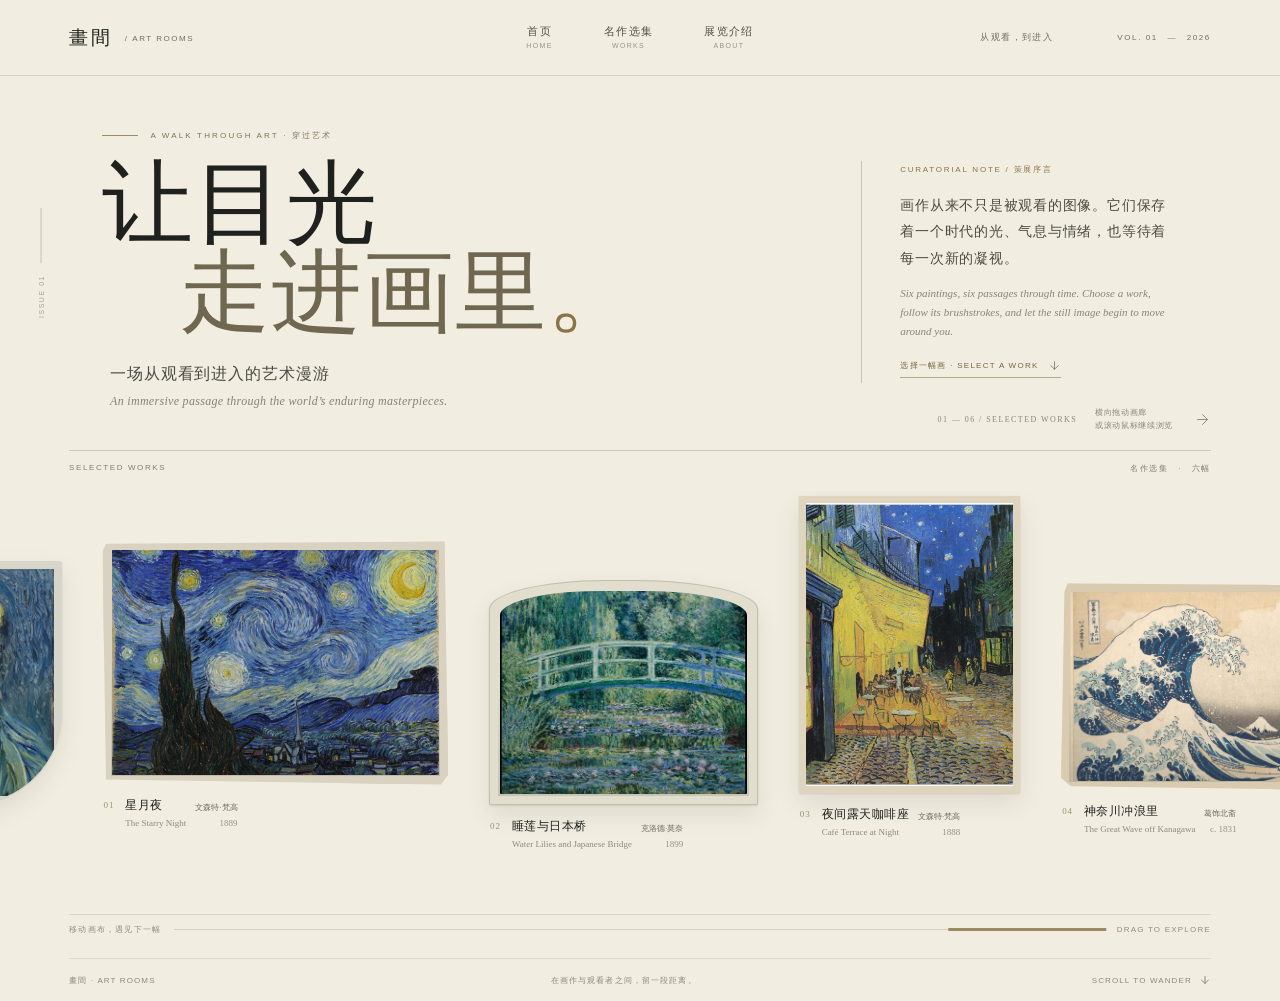
<file: demos/art-gallery/index.html>
<!doctype html>
<html lang="zh-CN">
  <head>
    <meta charset="UTF-8" />
    <meta name="viewport" content="width=device-width, initial-scale=1.0, viewport-fit=cover" />
    <meta name="theme-color" content="#061743" />
    <meta name="description" content="畫間 Art Rooms：选一幅世界名画，沿着笔触走进去。" />
    <title>畫間 Art Rooms — 走进一幅画</title>
    <script type="module" crossorigin src="./assets/index-CttByIBy.js"></script>
    <link rel="stylesheet" crossorigin href="./assets/index-Dj7h4G6n.css">
  <script type="module" src="../../image-interactions.js"></script></head>
  <body>
    <div id="root"></div>
  </body>
</html>
</file>
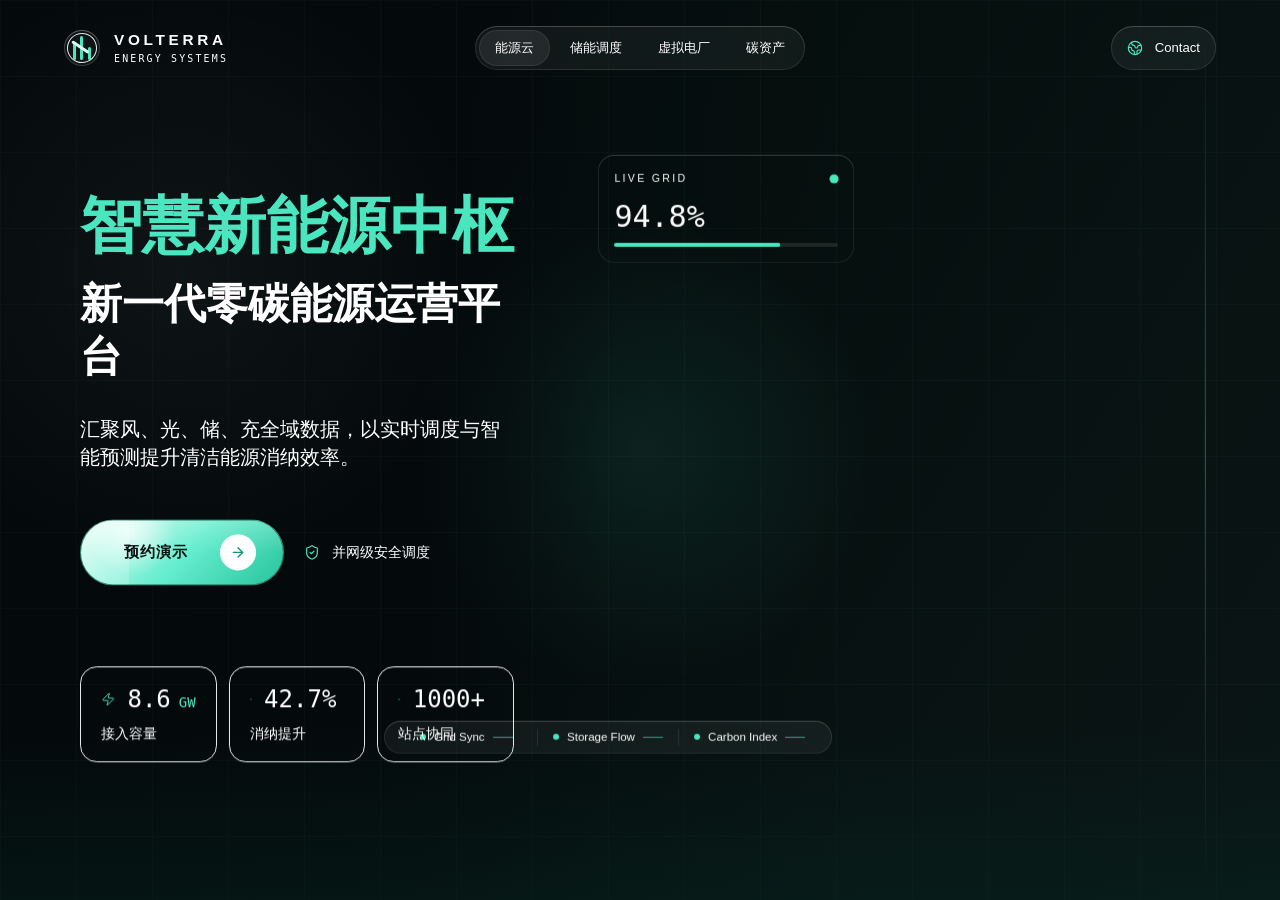
<file: demos/asterion-ai/index.html>
<!doctype html>
<html lang="zh-CN">
  <head>
    <meta charset="UTF-8" />
    <meta name="viewport" content="width=device-width, initial-scale=1.0" />
    <title>Asterion AI Hero</title>
    <script type="module" crossorigin src="./assets/index-DkOexxzE.js"></script>
    <link rel="stylesheet" crossorigin href="./assets/index-Cyrz_8E9.css">
  <script type="module" src="../../image-interactions.js"></script></head>
  <body>
    <div id="root"></div>
  </body>
</html>
</file>
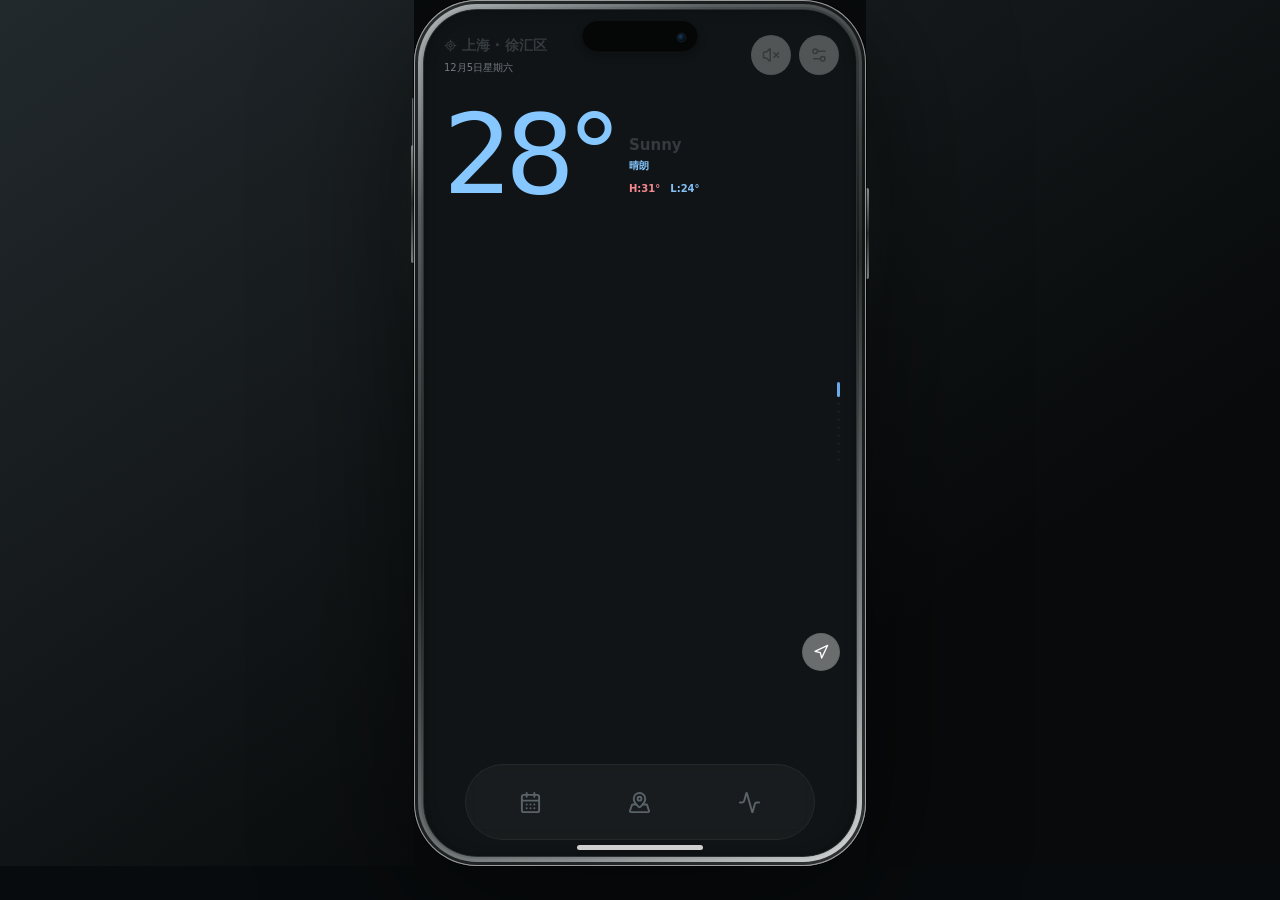
<file: demos/bear-weather/index.html>
<!doctype html>
<html lang="zh-CN">
  <head>
    <meta charset="UTF-8" />
    <meta name="viewport" content="width=device-width, initial-scale=1.0, viewport-fit=cover" />
    <meta name="theme-color" content="#f3f0e9" />
    <title>小屿天气</title>
    <script type="module" crossorigin src="./assets/index-BOIE4dnW.js"></script>
    <link rel="stylesheet" crossorigin href="./assets/index-b3-icIBR.css">
  <script type="module" src="../../image-interactions.js"></script></head>
  <body>
    <div id="root"></div>
  </body>
</html>
</file>
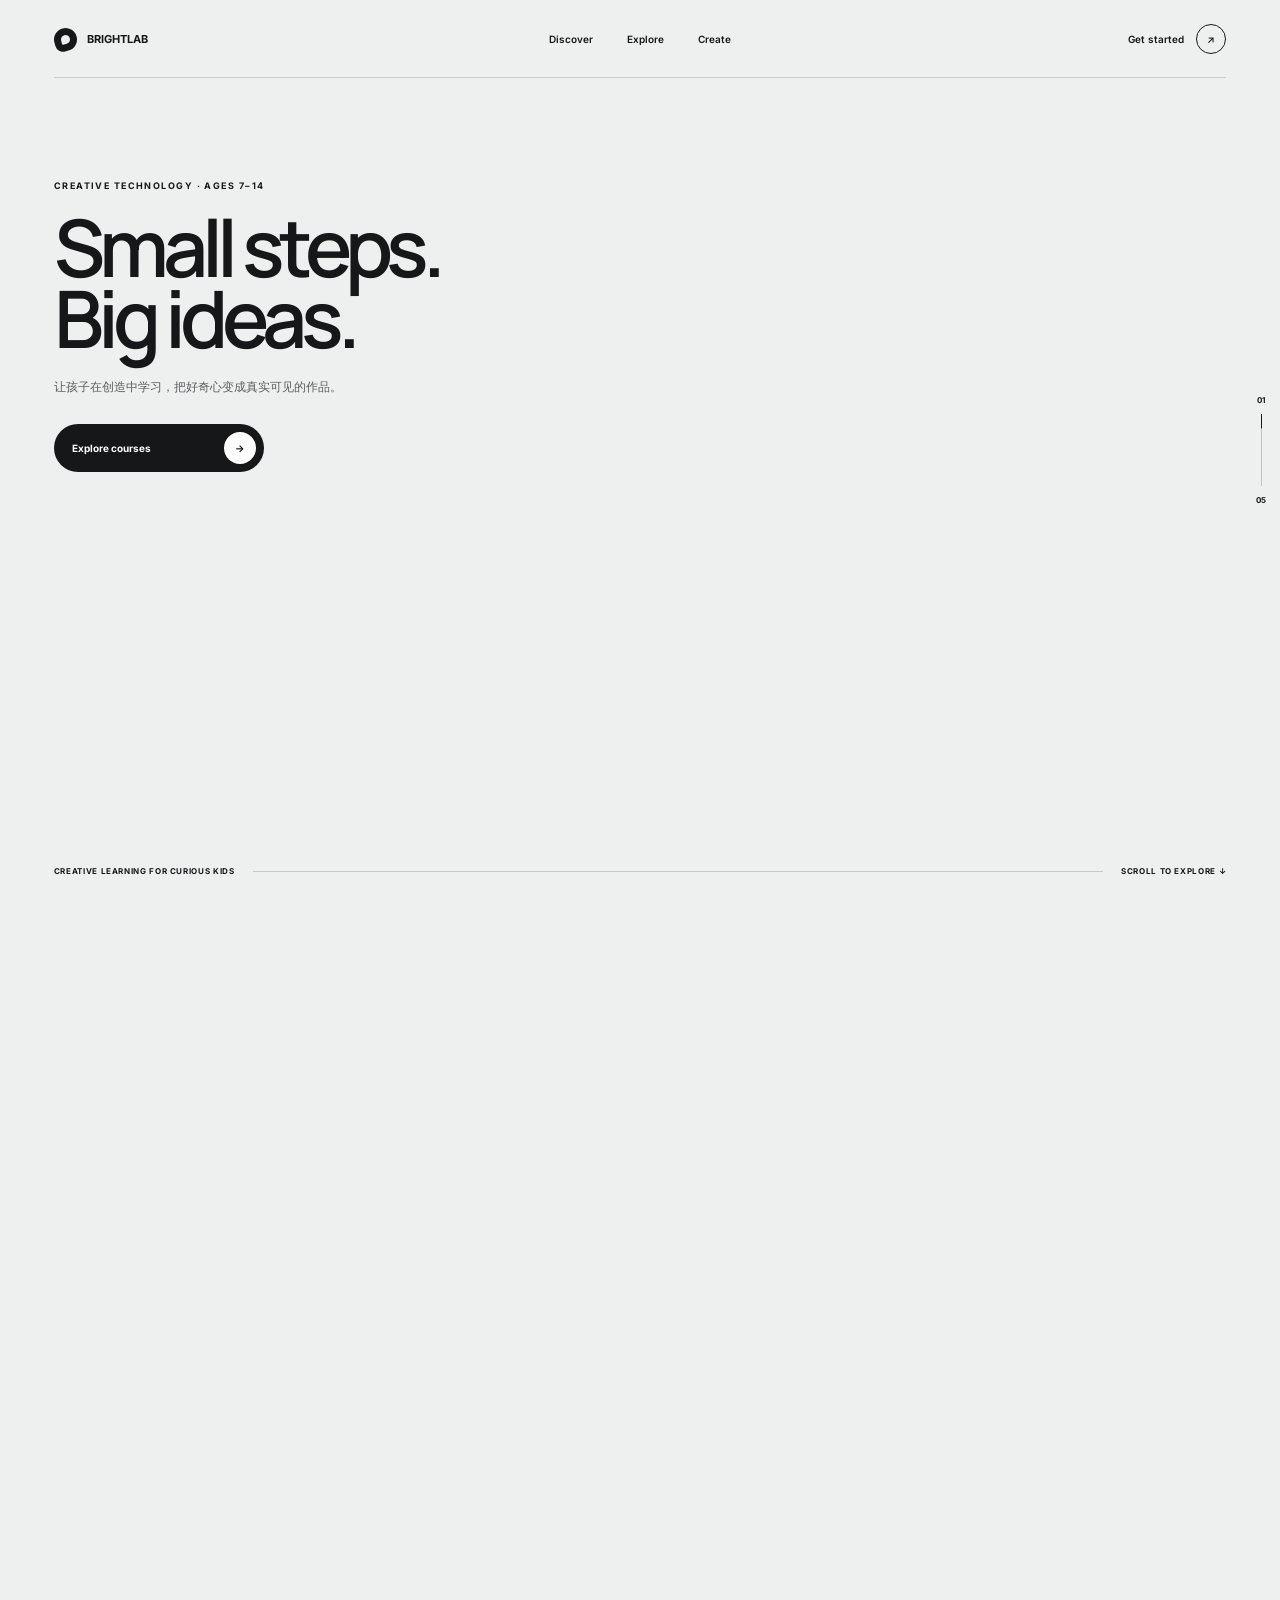
<file: demos/brightlab/index.html>
<!doctype html>
<html lang="zh-CN">
<head>
  <meta charset="UTF-8">
  <meta name="viewport" content="width=device-width, initial-scale=1">
  <meta name="theme-color" content="#eef0f0">
  <title>BrightLab — Fullscreen Creative Flow</title>
  <link rel="preconnect" href="https://fonts.googleapis.com">
  <link rel="preconnect" href="https://fonts.gstatic.com" crossorigin>
  <link href="https://fonts.googleapis.com/css2?family=Inter:wght@400;500;600;700&family=Manrope:wght@500;600;700&display=swap" rel="stylesheet">
  <link rel="stylesheet" href="style.css?v=2">
<script type="module" src="../../image-interactions.js"></script></head>
<body data-scene="1">
  <header>
    <a class="logo" href="#scene-1"><i></i><span>BRIGHTLAB</span></a>
    <nav><a href="#scene-2">Discover</a><a href="#scene-3">Explore</a><a href="#scene-4">Create</a></nav>
    <a class="start" href="#scene-5">Get started <span>↗</span></a>
  </header>

  <aside class="progress"><span class="current">01</span><i><b></b></i><span>05</span></aside>

  <div class="fullscreen-stage" aria-hidden="true">
    <div class="video-scene active"><video src="assets/video1.mp4" autoplay muted loop playsinline preload="auto"></video></div>
    <div class="video-scene"><video src="assets/video2.mp4" muted loop playsinline preload="metadata"></video></div>
    <div class="video-scene"><video src="assets/video3.mp4" muted loop playsinline preload="metadata"></video></div>
    <div class="video-scene"><video src="assets/video5.mp4" muted loop playsinline preload="metadata"></video></div>
    <div class="video-scene"><video src="assets/video7.mp4" muted loop playsinline preload="metadata"></video></div>
  </div>

  <div class="copy-stage">
    <article class="copy active">
      <p class="eyebrow">Creative technology · Ages 7–14</p>
      <h1>Small steps.<br>Big ideas.</h1>
      <p class="summary">让孩子在创造中学习，把好奇心变成真实可见的作品。</p>
      <a class="button" href="#scene-2">Explore courses <span>→</span></a>
    </article>
    <article class="copy">
      <p class="eyebrow">01 · Discover</p>
      <h2>Look<br>closer.</h2>
      <p class="summary">从身边的问题出发，学习观察、提问，并找到值得探索的方向。</p>
      <ul><li>Observe</li><li>Question</li><li>Imagine</li></ul>
    </article>
    <article class="copy">
      <p class="eyebrow">02 · Explore</p>
      <h2>Learn through<br>play.</h2>
      <p class="summary">拖动、组合、测试与重来。知识变成一次次亲手完成的体验。</p>
      <strong class="metric">80% <small>hands-on</small></strong>
    </article>
    <article class="copy">
      <p class="eyebrow">03 · Create</p>
      <h2>Your world.<br>Your rules.</h2>
      <p class="summary">游戏、动画、数字艺术与 AI 实验。技能服务于真正想表达的故事。</p>
      <a class="text-link" href="#scene-5">Continue the journey ↗</a>
    </article>
    <article class="copy final-copy">
      <p class="eyebrow">04 · Begin</p>
      <h2>Their next idea<br>starts here.</h2>
      <p class="summary">一次轻松的体验课，一段属于孩子自己的创造旅程。</p>
      <a class="button" href="mailto:hello@brightlab.example">Book a free trial <span>↗</span></a>
    </article>
  </div>

  <div class="footer-line"><span>Creative learning for curious kids</span><i></i><b>Scroll to explore ↓</b></div>

  <main>
    <section id="scene-1"></section>
    <section id="scene-2"></section>
    <section id="scene-3"></section>
    <section id="scene-4"></section>
    <section id="scene-5"></section>
  </main>
  <script src="script.js"></script>
</body>
</html>
</file>
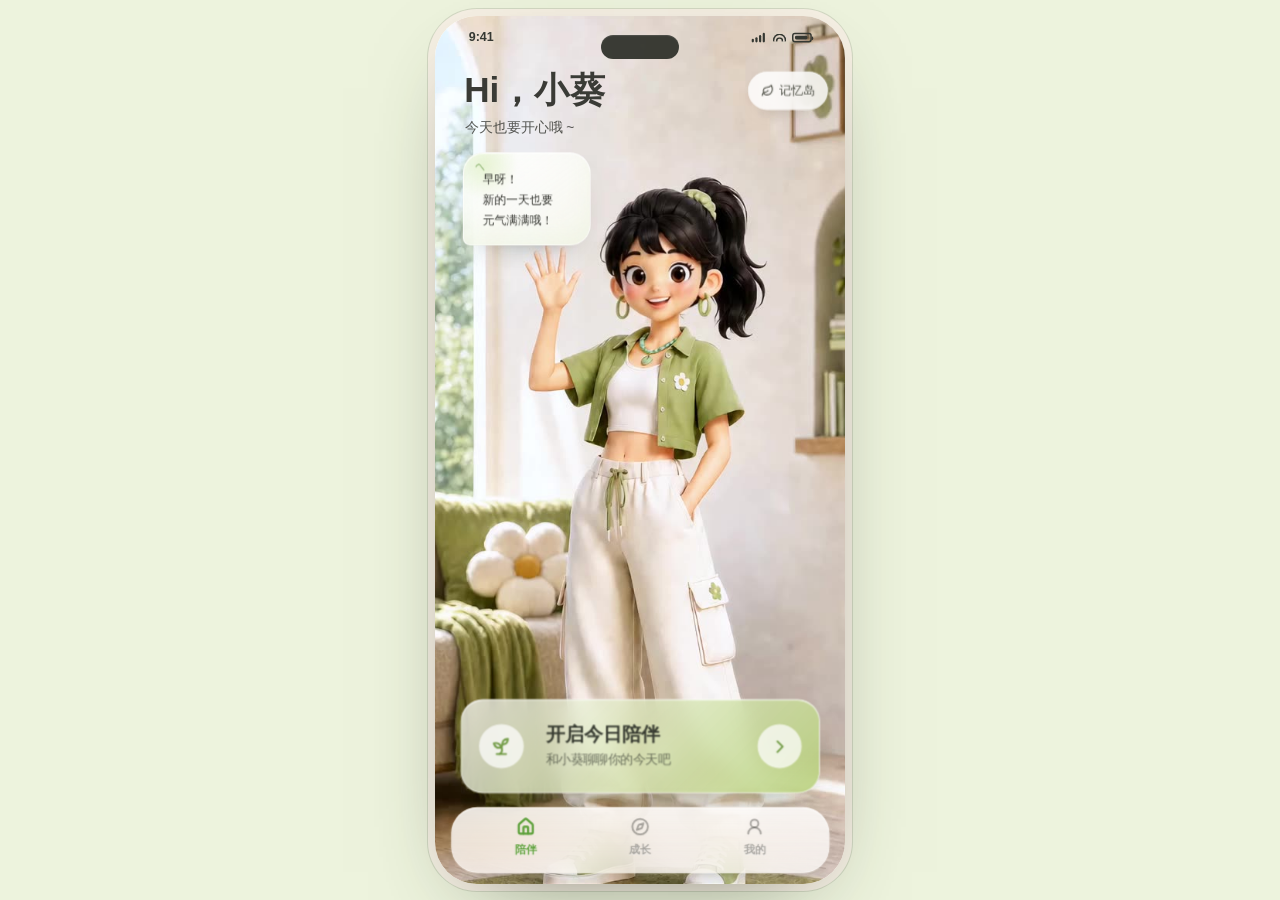
<file: demos/companion-app/index.html>
<!doctype html>
<html lang="zh-CN">
  <head>
    <meta charset="UTF-8" />
    <meta name="viewport" content="width=device-width, initial-scale=1.0, viewport-fit=cover" />
    <meta name="theme-color" content="#f8f2e7" />
    <meta name="apple-mobile-web-app-capable" content="yes" />
    <meta name="apple-mobile-web-app-status-bar-style" content="black-translucent" />
    <title>小葵 AI 陪伴</title>
    <script type="module" crossorigin src="./assets/index-BLRtKXXJ.js"></script>
    <link rel="stylesheet" crossorigin href="./assets/index-t31Z_2ld.css">
  <script type="module" src="../../image-interactions.js"></script></head>
  <body>
    <div id="root"></div>
  </body>
</html>
</file>
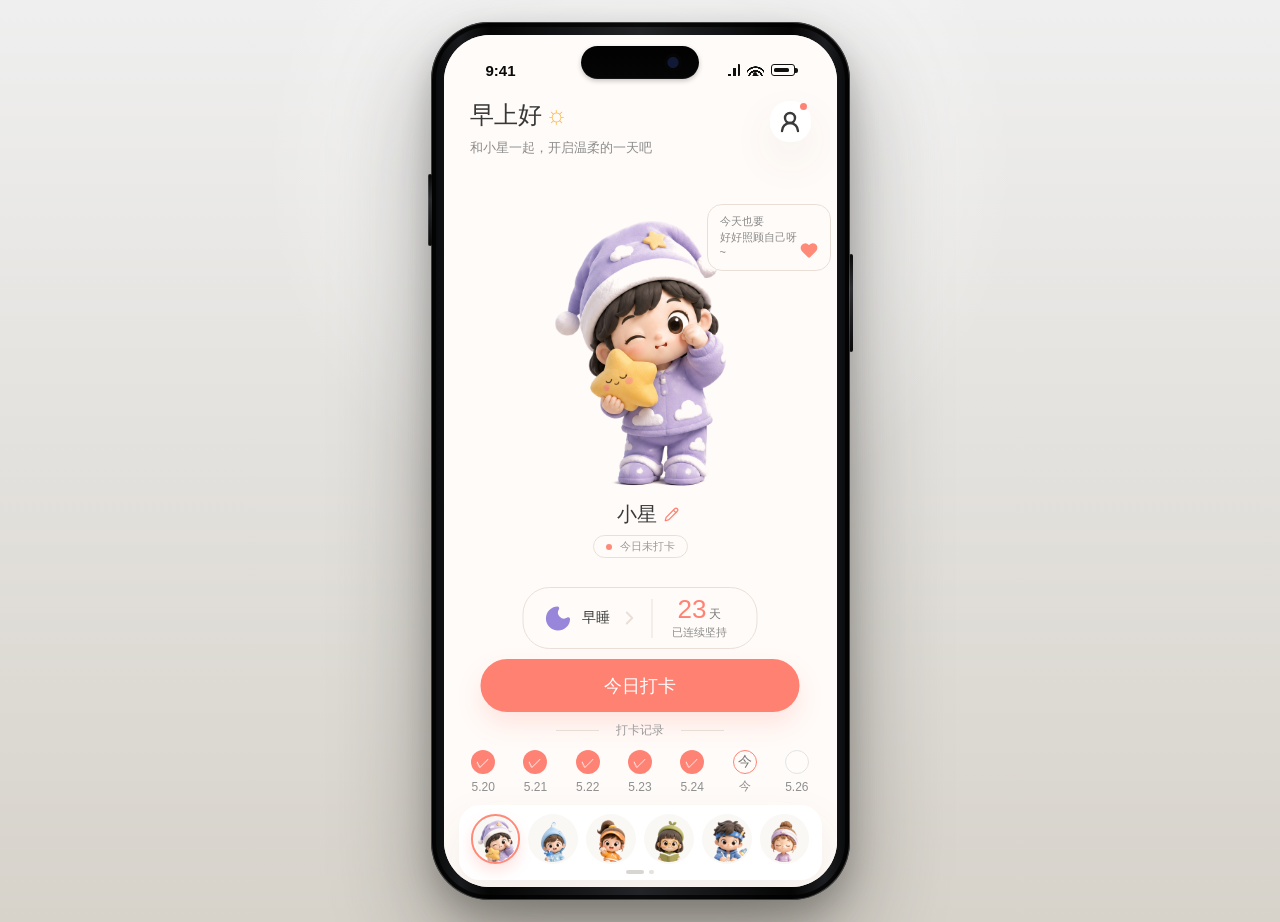
<file: demos/companion-checkin/index.html>
<!doctype html>
<html lang="zh-CN">
  <head>
    <meta charset="UTF-8" />
    <meta name="viewport" content="width=device-width, initial-scale=1.0, viewport-fit=cover" />
    <title>角色陪伴打卡 App Demo</title>
    <script type="module" crossorigin src="./assets/index-ArokAPwB.js"></script>
    <link rel="stylesheet" crossorigin href="./assets/index-r5v_-2gW.css">
    <link rel="stylesheet" href="./mobile.css">
  <script type="module" src="../../image-interactions.js"></script></head>
  <body>
    <div id="root"></div>
    <script src="https://mcp.figma.com/mcp/html-to-design/capture.js" async></script>
  </body>
</html>
</file>
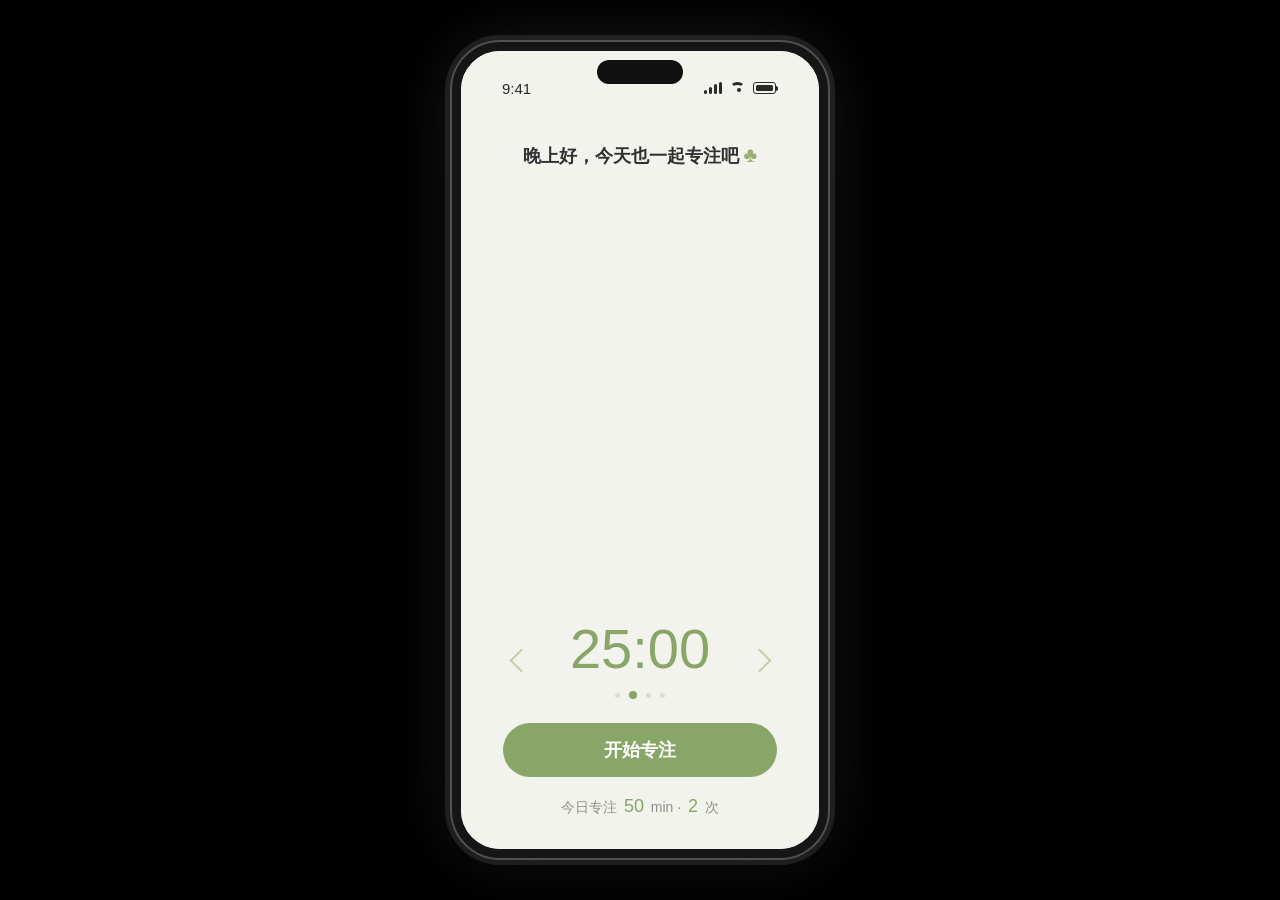
<file: demos/focus-timer/index.html>
<!doctype html>
<html lang="zh-CN">
  <head>
    <meta charset="UTF-8" />
    <meta name="viewport" content="width=device-width, initial-scale=1.0, viewport-fit=cover" />
    <title>番茄钟 IP 陪伴 Demo</title>
    <link rel="stylesheet" href="./src/styles.css?v=20260819-0009" />
  <script type="module" src="../../image-interactions.js"></script></head>
  <body>
    <div id="root"></div>
    <script defer src="./src/main.js?v=20260819-0009"></script>
  </body>
</html>
</file>
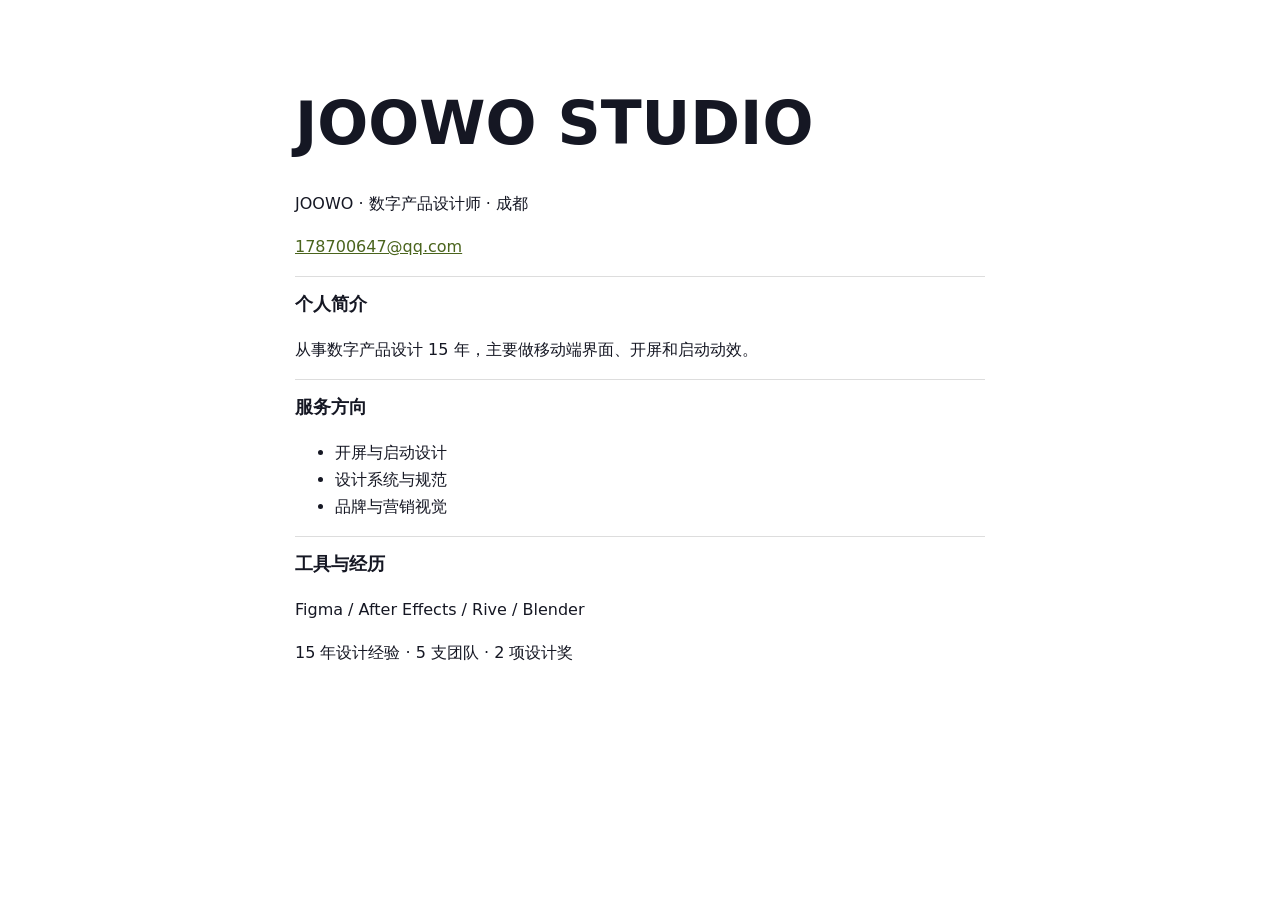
<file: media/joowo-resume-zh.html>
<!doctype html><html lang="zh-CN"><head><meta charset="utf-8"><meta name="viewport" content="width=device-width, initial-scale=1"><title>JOOWO · 简历</title><style>body{font:16px/1.7 system-ui,sans-serif;max-width:690px;margin:8vh auto;padding:0 24px;color:#151723}h1{font-size:clamp(30px,8vw,60px);margin:0}h2{font-size:18px;border-top:1px solid #ddd;padding-top:12px}a{color:#4a641d}</style></head><body><main><h1>JOOWO STUDIO</h1><p>JOOWO · 数字产品设计师 · 成都</p><p><a href="mailto:178700647@qq.com">178700647@qq.com</a></p><h2>个人简介</h2><p>从事数字产品设计 15 年，主要做移动端界面、开屏和启动动效。</p><h2>服务方向</h2><ul><li>开屏与启动设计</li><li>设计系统与规范</li><li>品牌与营销视觉</li></ul><h2>工具与经历</h2><p>Figma / After Effects / Rive / Blender</p><p>15 年设计经验 · 5 支团队 · 2 项设计奖</p></main></body></html>
</file>
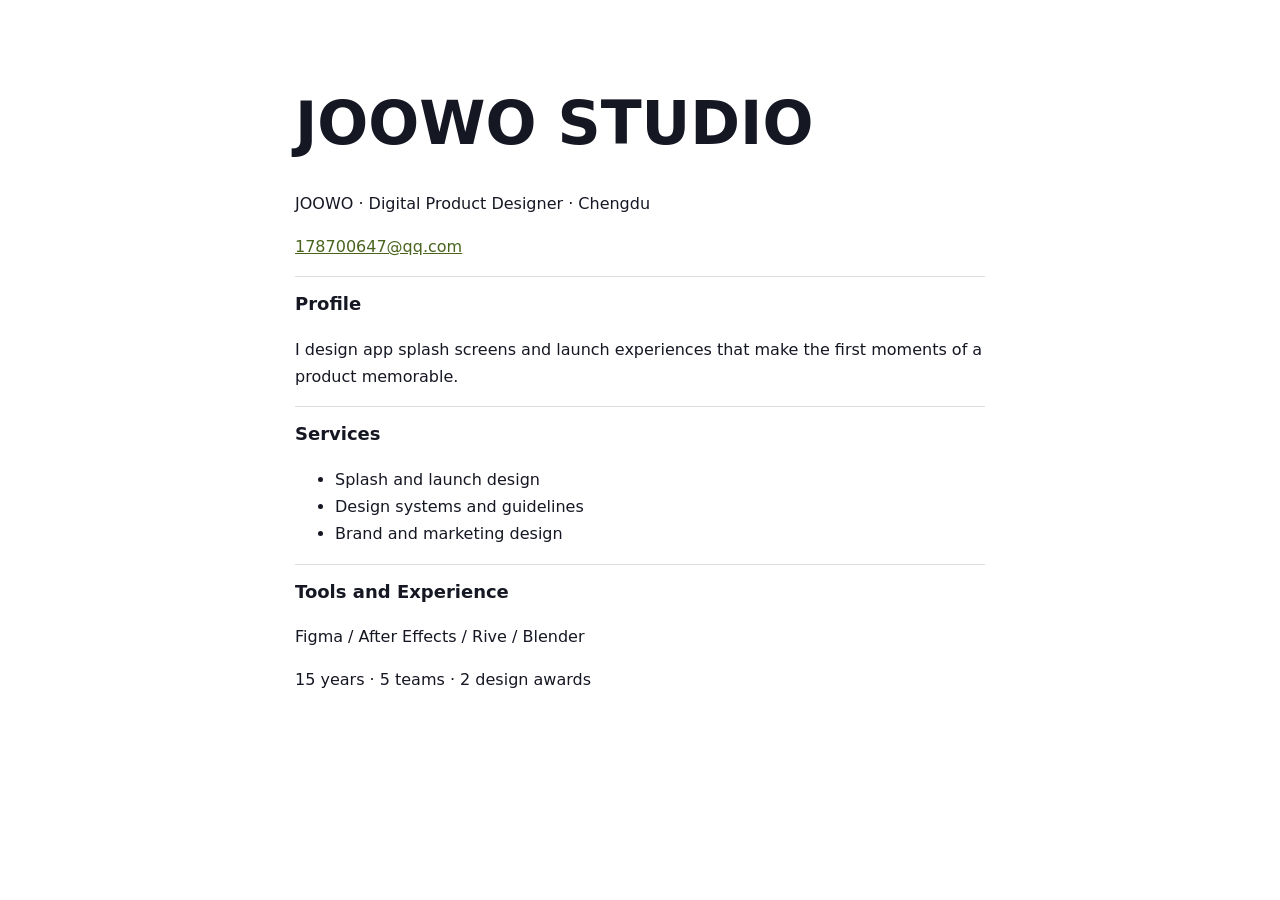
<file: media/joowo-resume.html>
<!doctype html><html lang="en"><head><meta charset="utf-8"><meta name="viewport" content="width=device-width, initial-scale=1"><title>JOOWO · Résumé</title><style>body{font:16px/1.7 system-ui,sans-serif;max-width:690px;margin:8vh auto;padding:0 24px;color:#151723}h1{font-size:clamp(30px,8vw,60px);margin:0}h2{font-size:18px;border-top:1px solid #ddd;padding-top:12px}a{color:#4a641d}</style></head><body><main><h1>JOOWO STUDIO</h1><p>JOOWO · Digital Product Designer · Chengdu</p><p><a href="mailto:178700647@qq.com">178700647@qq.com</a></p><h2>Profile</h2><p>I design app splash screens and launch experiences that make the first moments of a product memorable.</p><h2>Services</h2><ul><li>Splash and launch design</li><li>Design systems and guidelines</li><li>Brand and marketing design</li></ul><h2>Tools and Experience</h2><p>Figma / After Effects / Rive / Blender</p><p>15 years · 5 teams · 2 design awards</p></main></body></html>
</file>
<file: demos/art-gallery/assets/index-Dj7h4G6n.css>
:root{--lightningcss-light: ;--lightningcss-dark:initial;color-scheme:dark;--night:#06143b;--ultramarine:#123b8f;--moon:#f3cf5a;--cream:#f4edda;--brown:#8b5c2e;--ink:#050b1e;background:var(--ink);font-synthesis:none;font-family:Inter,ui-sans-serif,system-ui,-apple-system,BlinkMacSystemFont,Segoe UI,sans-serif}*{box-sizing:border-box}html{scroll-behavior:smooth;background:var(--ink)}body{background:var(--ink);min-width:320px;color:var(--cream);margin:0;overflow-x:hidden}button{font:inherit;color:inherit}button:focus-visible{outline:1px solid var(--moon);outline-offset:5px}::selection{color:var(--night);background:var(--moon)}.media-fill{object-fit:cover;width:100%;height:100%;position:absolute;inset:0}.scene{min-height:100svh;position:relative}.sticky-canvas{height:100svh;position:sticky;top:0;overflow:hidden}.eyebrow{letter-spacing:.34em;text-transform:uppercase;color:#f4eddaad;margin:0 0 14px;font-size:10px;line-height:1.2}.loader{z-index:1000;background:#030918;place-content:center;justify-items:center;gap:14px;transition:opacity .8s,visibility .8s;display:grid;position:fixed;inset:0}.loader.is-hidden{opacity:0;visibility:hidden;pointer-events:none}.loader-moon{border:1px solid #f3cf5a3d;border-radius:50%;width:56px;height:56px;padding:6px;animation:2.5s linear infinite orbit}.loader-moon span{background:var(--moon);border-radius:50%;width:12px;height:12px;display:block;box-shadow:0 0 18px #f3cf5acc}.loader p{letter-spacing:.2em;margin:8px 0 0;font-family:Georgia,Noto Serif SC,serif;font-size:14px}.loader small{color:#f4edda73;letter-spacing:.18em;font-size:10px}.loader-line{background:#ffffff1f;width:164px;height:1px}.loader-line span{background:var(--moon);height:100%;transition:width .45s;display:block}.intro-scene{background:#081b4d;height:100svh;overflow:hidden}.intro-art{object-fit:contain;background:#061235;transform:scale(1.001)}.intro-shade{background:linear-gradient(90deg,#03091b7a,#03091b08 56%,#03091b2e),linear-gradient(#0000 64%,#03091b6b);position:absolute;inset:0}.intro-copy{z-index:2;width:min(760px,82vw);transition:opacity 80ms linear;position:absolute;top:50%;left:clamp(24px,8vw,140px);transform:translateY(-50%)}.intro-copy h1{letter-spacing:.035em;white-space:nowrap;text-shadow:0 3px 28px #00000073;margin:0;font:400 clamp(42px,6.4vw,98px)/1.06 Georgia,Noto Serif SC,serif}.english-title{color:#f4eddad6;letter-spacing:.03em;margin:12px 0 0;font:italic 400 clamp(19px,2vw,29px)/1.4 Georgia,serif}.intro-rule{background:var(--moon);width:66px;height:1px;margin:30px 0 22px}.scroll-invite{letter-spacing:.16em;color:#f4eddadb;margin:0;font-size:13px}.scroll-arrow{color:var(--moon);margin-top:17px;animation:1.8s ease-in-out infinite drift}.art-credit{letter-spacing:.1em;color:#f4edda80;writing-mode:vertical-rl;margin:0;font:italic 12px Georgia,serif;position:absolute;bottom:23px;right:28px}.intro-moon{top:17.5%;left:77.5%}.intro-note{top:24%;right:13%}.video-scroll{background:0 0;height:340vh;position:relative}.video-scroll.walk-autoplay{height:100svh}.video-sticky{z-index:1;opacity:0;pointer-events:none;width:100%;height:100svh;transition:opacity .46s cubic-bezier(.22,.65,.28,1);position:fixed;inset:0;overflow:hidden}.video-scroll.is-scene-active .video-sticky{opacity:1;pointer-events:auto}.video-poster{z-index:0}.scrub-video{z-index:1;opacity:0;transition:opacity .55s}.video-scroll.is-ready .scrub-video{opacity:1}.transition-vignette{z-index:2;pointer-events:none;position:absolute;inset:0;box-shadow:inset 0 0 14vw 1vw #02071647}.video-scene-overlay{z-index:4;opacity:0;visibility:hidden;pointer-events:none;transition:opacity .75s,visibility .75s;position:absolute;inset:0}.video-scroll.is-interactive .video-scene-overlay{opacity:1;visibility:visible;pointer-events:auto}.village-chapter-anchor{pointer-events:none;width:1px;height:1px;position:absolute;top:180vh;left:0}.video-scene-overlay .scene-grade{z-index:0}.video-scene-overlay .scene-copy{z-index:3}.sky-overlay-inner{position:absolute;inset:0}.scroll-progress{z-index:3;background:#ffffff2e;width:1px;height:48px;position:absolute;bottom:24px;right:24px;overflow:hidden}.scroll-progress span{background:var(--moon);width:100%;height:34%;animation:2s ease-in-out infinite progressHint;display:block}.hold-scene{background:var(--ink);height:165vh}.scene-art{transition:transform .2s linear}.village-art{animation:16s ease-in-out infinite alternate slowPush;transform:scale(1.035)}.scene-grade{pointer-events:none;background:linear-gradient(90deg,#030919c2 0%,#0309192e 45%,#03091908 70%),linear-gradient(#0000 55%,#0309197a);position:absolute;inset:0}.scene-copy{z-index:3;max-width:500px;position:absolute;top:50%;left:clamp(24px,7vw,120px);transform:translateY(-50%)}.scene-copy h2{letter-spacing:.025em;margin:0 0 22px;font:400 clamp(38px,5.3vw,76px)/1.08 Georgia,Noto Serif SC,serif}.scene-copy>p:last-child{color:#f4eddae6;margin:0;font:400 clamp(18px,2vw,26px)/1.9 Georgia,Noto Serif SC,serif}.hotspot{z-index:6;cursor:pointer;-webkit-tap-highlight-color:transparent;background:0 0;border:0;border-radius:50%;width:52px;height:52px;margin:-26px 0 0 -26px;transition:transform .25s;position:absolute}.hotspot:hover{transform:scale(1.12)}.hotspot:active{transform:scale(.93)}.hotspot-ring{opacity:.48;border:1px solid #f3cf5a6b;border-radius:50%;transition:inset .35s,opacity .35s,border-color .35s;position:absolute;inset:11px}.hotspot-core{background:var(--moon);border-radius:50%;width:5px;height:5px;margin:-2.5px;transition:transform .3s,box-shadow .3s;position:absolute;top:50%;left:50%;box-shadow:0 0 12px 4px #f3cf5a57}.hotspot:hover .hotspot-ring,.hotspot:focus-visible .hotspot-ring,.hotspot.is-active .hotspot-ring{opacity:1;border-color:#f3cf5ae0;inset:5px}.hotspot:hover .hotspot-core,.hotspot.is-active .hotspot-core{transform:scale(1.7);box-shadow:0 0 20px 8px #f3cf5a85}.hotspot-label{white-space:nowrap;opacity:0;letter-spacing:.12em;color:var(--cream);pointer-events:none;background:#030919b8;padding:5px 8px;font-size:10px;transition:opacity .25s,transform .25s;position:absolute;top:calc(100% + 2px);left:50%;transform:translate(-50%,5px)}.hotspot:hover .hotspot-label,.hotspot:focus-visible .hotspot-label{opacity:1;transform:translate(-50%)}.paint-ripple{border:3px solid var(--moon);opacity:0;border-radius:50% 42% 48% 40%;width:22px;height:13px;margin:-6px 0 0 -11px;animation:.72s ease-out paintRipple;position:absolute;top:50%;left:50%}.village-window{top:61.5%;left:85.9%}.poem-note{z-index:7;opacity:0;visibility:hidden;border-left:1px solid var(--moon);-webkit-backdrop-filter:blur(3px);backdrop-filter:blur(3px);background:#030919c7;padding:18px 24px 18px 22px;transition:all .45s;position:absolute;transform:translateY(12px)}.poem-note.is-visible{opacity:1;visibility:visible;transform:translateY(0)}.poem-note p{color:#f4eddadb;margin:0;font:13px/1.75 Georgia,Noto Serif SC,serif}.poem-note h3{margin:7px 0 8px;font:400 20px/1.35 Georgia,Noto Serif SC,serif}.poem-note blockquote{color:var(--moon);margin:10px 0 0;font:italic 12px/1.6 Georgia,Noto Serif SC,serif}.note-kicker{color:var(--moon);letter-spacing:.2em;padding-right:26px;font:8px/1.5 ui-sans-serif,sans-serif;display:block}.poem-note button{width:40px;height:40px;color:var(--cream);opacity:.7;cursor:pointer;background:0 0;border:0;place-items:center;display:grid;position:absolute;top:5px;right:5px}.village-note{width:min(370px,100vw - 48px);top:68%;right:8%}.room-note{z-index:7;width:min(390px,100vw - 48px);bottom:clamp(28px,8vh,88px);right:clamp(24px,8vw,120px)}.room-grade{background:linear-gradient(90deg,#0208189e,#0000 37%,#0208182e),linear-gradient(#0000 55%,#02081866)}.room-copy{top:19%;transform:none}.room-copy h2{margin-bottom:3px;font-size:clamp(31px,4.4vw,66px)}.room-copy .life{letter-spacing:.24em;color:var(--moon);margin:0 0 19px;font:12px/1.4 ui-sans-serif,sans-serif}.room-copy blockquote{color:#f4eddae0;margin:0;font:italic 400 clamp(16px,1.8vw,24px)/1.75 Georgia,Noto Serif SC,serif}.room-easel{top:48%;left:89%}.room-vincent{top:58%;left:38%}.room-window{top:21%;left:67%}.sky-scene{--mx:0px;--my:0px;height:175vh}.sky-art{width:calc(100% + 28px);height:calc(100% + 28px);transform:translate(var(--mx), var(--my)) scale(1.035);animation:10s ease-in-out infinite alternate skyBreathe;inset:-14px}.sky-grade{background:radial-gradient(circle at 50% 46%,#0000 25%,#02081940 76%,#02081994)}.sky-copy{z-index:4;border-left:1px solid var(--moon);text-shadow:0 2px 14px #0009;pointer-events:auto;background:#030919b3;width:min(520px,76vw);padding:25px 28px;position:absolute;bottom:clamp(35px,9vh,95px);left:clamp(28px,7vw,108px);box-shadow:0 8px 30px #00000029}.sky-copy p{letter-spacing:.02em;margin:0;font:400 clamp(25px,3.7vw,49px)/1.45 Georgia,Noto Serif SC,serif}.sky-copy button{min-height:44px;color:var(--moon);letter-spacing:.17em;cursor:pointer;background:0 0;border:0;border-bottom:1px solid #f3cf5a94;align-items:center;gap:10px;margin-top:12px;padding:0 0 3px;font-size:10px;display:inline-flex}.sky-intro-plaque{z-index:9;border:1px solid #f4edda3d;border-top-color:var(--moon);-webkit-backdrop-filter:blur(18px);opacity:0;visibility:hidden;background:#0309197a;width:min(430px,100vw - 56px);padding:27px 30px;transition:opacity .35s,transform .35s,visibility .35s;position:absolute;bottom:clamp(35px,9vh,95px);left:clamp(28px,7vw,108px);transform:translateY(12px);box-shadow:0 15px 42px #00000029}.sky-intro-plaque.is-visible{opacity:1;visibility:visible;transform:none}.sky-intro-plaque.is-visible h3{animation:.62s 80ms both cardTextIn}.sky-intro-plaque.is-visible>p:not(.plaque-index){animation:.68s .2s both cardTextIn}.sky-intro-plaque .plaque-index{color:var(--moon);letter-spacing:.22em;margin-bottom:12px;font-size:8px;display:block}.sky-intro-plaque h3{margin:0 0 10px;font:400 22px/1.4 Georgia,Noto Serif SC,serif}.sky-intro-plaque p{color:#f4eddae0;max-width:350px;margin:0;font:13px/1.85 Georgia,Noto Serif SC,serif}.sky-intro-plaque>button{color:#f4eddab8;cursor:pointer;background:0 0;border:0;place-items:center;width:40px;height:40px;display:grid;position:absolute;top:6px;right:8px}.sky-star .hotspot-ring{border-color:#ffe88e75}.star-1{top:12%;left:16%}.star-2{top:20%;left:64%}.star-3{top:36%;left:85%}.star-4{top:58%;left:29%}.star-5{top:73%;left:74%}.star-thought{z-index:8;text-align:left;border-left:1px solid var(--moon);-webkit-backdrop-filter:blur(12px);opacity:0;visibility:hidden;background:#03091975;width:min(440px,100% - 48px);padding:15px 19px 16px;transition:all .5s;position:absolute;bottom:7%;left:50%;transform:translate(-50%,12px)}.star-thought.is-visible{opacity:1;visibility:visible;transform:translate(-50%)}.star-thought h3{color:var(--cream);margin:3px 0 4px;font:400 17px/1.4 Georgia,Noto Serif SC,serif}.star-thought p{z-index:2;color:#faf5e8e0;text-shadow:0 1px 10px #030819;margin:0;padding:0;font:12px/1.7 Georgia,Noto Serif SC,serif;position:relative}.thought-index{color:var(--moon);letter-spacing:.2em;font:8px/1.4 ui-sans-serif,sans-serif;display:block}.thought-orbit{z-index:3;border:2px solid var(--moon);opacity:.58;border-right-color:#0000;border-radius:45% 55% 48% 52%;width:28px;height:28px;animation:2.4s linear infinite thoughtSpin;position:absolute;top:-12px;right:-12px}.archive{z-index:2;isolation:isolate;background:#07153c;align-items:center;min-height:100svh;padding:8vh 8vw;display:grid;position:relative;overflow:hidden}.archive-bg{background:#07153c;position:absolute;inset:0}.archive-inner{z-index:2;width:min(960px,100%);margin:0 auto;position:relative}.archive-index{color:var(--moon);letter-spacing:.32em;margin:0 0 20px;font-size:10px}.archive-rule{background:#f4edda57;height:1px}.archive-heading{border-bottom:1px solid #f4edda29;justify-content:space-between;align-items:end;padding:38px 0 29px;display:flex}.archive-heading h2{margin:0 0 7px;font:400 clamp(44px,7vw,88px)/1 Georgia,Noto Serif SC,serif}.archive-heading p{color:#f4eddaa6;margin:0;font:italic 21px/1.3 Georgia,serif}.archive-heading .archive-year{color:var(--moon);font:300 clamp(30px,4vw,52px)/1 Georgia,serif}.archive-artist{border-bottom:1px solid #f4edda29;grid-template-columns:1fr 1fr;padding:27px 0;display:grid}.archive-artist p,.archive-artist span{margin:0;font:21px/1.4 Georgia,Noto Serif SC,serif}.archive-artist span{color:#f4edda8c}.archive-details{margin:0}.archive-details>div{border-bottom:1px solid #f4edda1c;grid-template-columns:1fr 1fr;padding:15px 0;display:grid}.archive-details dt{letter-spacing:.18em;color:#f4edda80;font-size:11px}.archive-details dd{margin:0;font:15px/1.5 Georgia,Noto Serif SC,serif}.archive-line{opacity:0;animation:.8s forwards lineReveal;animation-timeline:view();animation-range:entry cover 30%;transform:translateY(12px)}.archive-actions{gap:42px;padding:42px 0 24px;display:flex}.text-button{color:var(--cream);letter-spacing:.15em;cursor:pointer;background:0 0;border:0;border-bottom:1px solid #f3cf5a94;align-items:center;gap:10px;padding:11px 0;font-size:12px;transition:color .25s,border-color .25s,transform .18s;display:inline-flex}.text-button:hover{color:var(--moon);border-color:var(--moon)}.text-button:active{transform:scale(.96)}.artist-bio{opacity:0;border-top:1px solid #f4edda29;grid-template-columns:260px 1fr;gap:clamp(28px,5vw,70px);max-height:0;transition:max-height .8s,opacity .55s,padding .8s;display:grid;overflow:hidden}.artist-bio.is-open{opacity:1;max-height:580px;padding:50px 0}.portrait-crop{border-bottom:2px solid var(--moon);background:0 0;min-height:320px;position:relative;overflow:hidden}.portrait-crop video{width:100%;height:100%;min-height:inherit;object-fit:cover;object-position:38% 58%;filter:saturate(.82)contrast(1.06);display:block}.artist-bio h3{margin:0 0 22px;font:400 clamp(30px,4vw,48px)/1.35 Georgia,Noto Serif SC,serif}.artist-bio>div:last-child>p:last-child{color:#f4eddab0;max-width:570px;margin:0;font:14px/1.9 Georgia,Noto Serif SC,serif}footer{letter-spacing:.25em;color:#f4edda59;border-top:1px solid #f4edda21;margin-top:65px;padding-top:18px;font-size:9px}.chapter-nav{z-index:100;right:max(14px, env(safe-area-inset-right));-webkit-backdrop-filter:blur(9px);background:#0309196b;border:1px solid #f4edda26;flex-direction:column;gap:6px;padding:8px 7px 8px 10px;display:flex;position:fixed;top:50%;transform:translateY(-50%)}.journey-home{z-index:130;top:max(18px, env(safe-area-inset-top));left:max(20px, env(safe-area-inset-left));color:#f4eddae6;-webkit-backdrop-filter:blur(9px);letter-spacing:.12em;cursor:pointer;background:#030919ad;border:1px solid #f4edda47;align-items:center;gap:9px;min-height:44px;padding:0 15px 0 12px;font-size:10px;text-decoration:none;transition:background .25s,border-color .25s,transform .2s;display:inline-flex;position:fixed;box-shadow:0 5px 20px #0000001f}.journey-home:hover{color:var(--moon);background:#030919e0;border-color:#f3cf5aa6}.journey-home:active{transform:scale(.96)}.chapter-nav button{cursor:pointer;-webkit-tap-highlight-color:transparent;background:0 0;border:0;justify-content:flex-end;align-items:center;width:94px;height:34px;padding:0;display:flex;position:relative}.chapter-nav i{border:1px solid #f4edda9e;border-radius:50%;width:7px;height:7px;transition:all .3s}.chapter-nav small{color:#f4edda57;width:22px;margin-left:7px;font-size:8px;transition:color .3s}.nav-label{opacity:.72;letter-spacing:.14em;color:#f4eddae6;margin-right:10px;font-size:10px;transition:all .3s;transform:none}.chapter-nav button:hover .nav-label,.chapter-nav button:focus-visible .nav-label,.chapter-nav button.is-active .nav-label{opacity:1;transform:none}.chapter-nav button.is-active i{background:var(--moon);border-color:var(--moon);transform:scale(1.25);box-shadow:0 0 12px #f3cf5a8c}.chapter-nav button.is-active small{color:var(--moon)}.scene-toast{z-index:90;color:#f4eddad4;-webkit-backdrop-filter:blur(8px);backdrop-filter:blur(8px);letter-spacing:.16em;pointer-events:none;background:#030919bd;border:1px solid #f4edda26;align-items:center;gap:10px;padding:9px 15px;font-size:10px;animation:2.1s both toast;display:flex;position:fixed;top:25px;left:50%;transform:translate(-50%)}.scene-toast span{background:var(--moon);width:5px;height:5px;box-shadow:0 0 9px var(--moon);border-radius:50%}@keyframes orbit{to{transform:rotate(360deg)}}@keyframes drift{50%{opacity:.55;transform:translateY(7px)}}@keyframes progressHint{0%{transform:translateY(-110%)}60%,to{transform:translateY(300%)}}@keyframes slowPush{to{transform:scale(1.075)translate(-.4%,-.25%)}}@keyframes skyBreathe{to{transform:translate(var(--mx), var(--my)) scale(1.055)}}@keyframes paintRipple{0%{opacity:.95;transform:scale(.25)rotate(0)}to{opacity:0;transform:scale(3.4)rotate(50deg)}}@keyframes thoughtSpin{to{transform:translate(-50%,-50%)rotate(360deg)}}@keyframes lineReveal{to{opacity:1;transform:none}}@keyframes cardTextIn{0%{opacity:0;filter:blur(4px);transform:translateY(9px)}to{opacity:1;filter:blur();transform:none}}@keyframes toast{0%{opacity:0;transform:translate(-50%,-8px)}18%,75%{opacity:1;transform:translate(-50%)}to{opacity:0;transform:translate(-50%,-5px)}}@media (width<=760px){.intro-art{object-fit:cover;object-position:54% center}.intro-shade{background:linear-gradient(#0000 38%,#03091bb8),linear-gradient(90deg,#03091b59,#0000)}.intro-copy{width:calc(100% - 68px);top:auto;bottom:10vh;left:23px;transform:none}.intro-copy h1{font-size:clamp(31px,9.7vw,40px)}.english-title{font-size:17px}.art-credit{bottom:17px;right:13px}.intro-moon{top:38%;left:89%}.intro-note{max-width:calc(100% - 76px);top:43%;right:38px}.chapter-nav{background:#03091985;gap:1px;padding:6px 5px 6px 8px;right:5px}.chapter-nav button{width:68px;height:38px}.chapter-nav small{display:none}.chapter-nav .nav-label{letter-spacing:.08em;margin-right:8px;font-size:9px;display:inline}.chapter-nav i{width:7px;height:7px}.video-scroll{height:320vh}.village-chapter-anchor{top:169vh}.hold-scene{height:145vh}.scene-copy{max-width:calc(100% - 72px);top:auto;bottom:9vh;left:23px;transform:none}.scene-copy h2{margin-bottom:12px;font-size:36px}.scene-copy>p:last-child{font-size:17px;line-height:1.72}.scene-grade{background:linear-gradient(#0000 43%,#020818c7),linear-gradient(90deg,#02081840,#0000)}.village-art{object-position:58% center}.village-window{top:57%;left:83%}.village-note{max-width:calc(100% - 76px);top:64%;right:38px}.room-art{object-position:59% center}.room-copy{top:8%;bottom:auto}.room-copy h2{font-size:32px}.room-copy blockquote{font-size:15px}.room-easel{top:51%;left:87%}.room-vincent{top:58%;left:44%}.room-window{top:28%;left:67%}.sky-art{object-position:center}.sky-copy{width:calc(100% - 56px);padding:20px;bottom:24px;left:20px}.sky-copy p{font-size:25px}.sky-intro-plaque{width:calc(100% - 54px);padding:24px 23px;bottom:22px;left:18px}.star-1{top:15%;left:17%}.star-2{top:18%;left:66%}.star-3{top:39%;left:83%}.star-4{top:66%;left:24%}.star-5{top:72%;left:73%}.star-thought{width:calc(100% - 48px);bottom:6%}.room-note{width:min(390px,100vw - 48px);bottom:7%;right:24px}.archive{padding:11vh 24px 7vh}.archive-heading{align-items:start}.archive-heading h2{font-size:45px}.archive-heading p{font-size:17px}.archive-heading .archive-year{font-size:25px}.archive-artist,.archive-details>div{grid-template-columns:42% 58%}.archive-artist p,.archive-artist span{font-size:16px}.archive-actions{gap:28px}.artist-bio{grid-template-columns:1fr;gap:28px}.artist-bio.is-open{max-height:900px;padding:36px 0}.portrait-crop{background-size:430%;min-height:330px}}@media (prefers-reduced-motion:reduce){html{scroll-behavior:auto}*,:before,:after{scroll-behavior:auto!important;transition-duration:.15s!important;animation-duration:.001ms!important;animation-iteration-count:1!important}.video-scene-overlay{opacity:1;visibility:visible;pointer-events:auto}.village-art,.sky-art{animation:none;transform:none}.archive-line{opacity:1;transform:none}}.gallery-home{--paper:#f1ede1;--paper-dark:#e6e0d1;--gallery-ink:#1e211d;--gallery-muted:#716f66;--gallery-accent:#8a7447;background:var(--paper);min-height:100dvh;color:var(--gallery-ink);font-family:Avenir Next,Avenir,Helvetica Neue,sans-serif;overflow:hidden}.gallery-header{z-index:3;border-bottom:1px solid #2b282024;grid-template-columns:1fr auto 1fr;align-items:center;height:76px;padding:0 clamp(23px,5.4vw,86px);display:grid;position:relative}.gallery-mark{color:var(--gallery-ink);letter-spacing:.13em;font-family:Georgia,Noto Serif SC,serif;font-size:19px;text-decoration:none}.gallery-mark span{color:var(--gallery-muted);letter-spacing:.19em;vertical-align:middle;margin-left:9px;font:8px/1 sans-serif}.gallery-header-center{align-self:stretch;align-items:stretch;gap:clamp(24px,4vw,58px);display:flex}.gallery-header-center a{text-align:center;color:#535148;flex-direction:column;justify-content:center;text-decoration:none;display:flex;position:relative}.gallery-header-center a:after{content:"";background:var(--gallery-accent);height:2px;transition:transform .28s;position:absolute;bottom:-1px;left:0;right:0;transform:scaleX(0)}.gallery-header-center a:hover:after,.gallery-header-center a:focus-visible:after{transform:scaleX(1)}.gallery-header-center b{letter-spacing:.12em;font:500 11px/1.35 Georgia,Noto Serif SC,serif}.gallery-header-center span{color:#999383;letter-spacing:.19em;margin-top:3px;font:7px/1.2 Avenir Next,sans-serif}.gallery-header-right{letter-spacing:.16em;color:var(--gallery-muted);justify-self:end;align-items:center;gap:clamp(20px,5vw,80px);font-size:9px;display:flex}.gallery-header-right .header-index{letter-spacing:.2em;font-size:8px}.gallery-intro{grid-template-columns:minmax(0,1.45fr) minmax(250px,.7fr);align-items:end;column-gap:clamp(48px,8vw,130px);min-height:41vh;padding:clamp(42px,6vh,76px) clamp(23px,8vw,128px) clamp(30px,4vh,50px);display:grid;position:relative}.gallery-issue{color:#aaa392;letter-spacing:.22em;align-items:center;gap:12px;font-size:7px;display:flex;position:absolute;top:50%;left:clamp(23px,3.2vw,52px);transform:translate(-50%,-50%)rotate(-90deg)}.gallery-issue i{background:#5b544347;width:55px;height:1px;display:block}.gallery-hero-main{align-self:center}.gallery-kicker{color:#7f755f;letter-spacing:.27em;align-items:center;gap:12px;margin-bottom:18px;font-size:8px;display:flex}.kicker-line{background:#9e8c66;width:36px;height:1px}.gallery-hero-main h1{letter-spacing:.01em;flex-wrap:wrap;align-items:baseline;margin:0;font:400 clamp(58px,7.1vw,108px)/.98 Georgia,Songti SC,Noto Serif SC,serif;display:flex}.gallery-hero-main h1 span{flex-basis:100%}.gallery-hero-main h1 em{color:#6f674f;padding-left:clamp(36px,6vw,102px);font-style:normal;font-weight:400}.gallery-hero-main h1 b{color:var(--gallery-accent);font-weight:400}.gallery-subtitle{color:#4b4a43;letter-spacing:.055em;margin:24px 0 0 clamp(4px,.6vw,10px);font:500 clamp(15px,1.25vw,19px)/1.65 Georgia,Noto Serif SC,serif}.gallery-subtitle span{color:#888376;letter-spacing:.025em;margin-top:2px;font:italic 12px/1.5 Georgia,serif;display:inline-block}.gallery-curatorial{border-left:1px solid #5a513d47;align-self:center;max-width:390px;padding:3px 0 5px clamp(24px,3vw,45px)}.curatorial-label{color:var(--gallery-accent);letter-spacing:.22em;margin:0 0 18px;font-size:8px}.curatorial-cn{color:#4d4b43;letter-spacing:.055em;margin:0 0 12px;font:14px/1.9 Georgia,Noto Serif SC,serif}.curatorial-en{color:#8a8579;margin:0;font:italic 11px/1.7 Georgia,serif}.gallery-curatorial a{color:#776642;letter-spacing:.16em;border-bottom:1px solid #8a74478f;align-items:center;gap:9px;margin-top:19px;padding-bottom:5px;font-size:8px;text-decoration:none;display:inline-flex}.gallery-aside-note{color:#8b867a;align-items:center;gap:18px;display:flex;position:absolute;bottom:17px;right:clamp(23px,5.4vw,86px)}.gallery-aside-note span{letter-spacing:.18em;font:8px Georgia,serif}.gallery-aside-note p{letter-spacing:.08em;margin:0;font-size:8px;line-height:1.7}.gallery-aside-note svg{margin-left:3px}.gallery-stage{position:relative}.gallery-topline{color:#827e73;letter-spacing:.2em;border-top:1px solid #2b28202e;justify-content:space-between;margin:0 clamp(23px,5.4vw,86px) 17px;padding-top:12px;font-size:8px;display:flex}.art-track{overscroll-behavior-x:contain;scrollbar-width:none;cursor:grab;touch-action:pan-x;align-items:center;gap:0;height:47vh;min-height:320px;max-height:520px;padding:1vh max(8vw,50vw - 555px) 3vh;display:flex;overflow:auto hidden}.art-track::-webkit-scrollbar{display:none}.art-track.is-dragging{cursor:grabbing;-webkit-user-select:none;user-select:none}.track-spacer{flex:0 0 clamp(3vw,8vw,126px)}.artwork-loop{flex:none;align-items:center;gap:clamp(22px,3.2vw,50px);width:max-content;margin-right:clamp(22px,3.2vw,50px);display:flex}.artwork-item{width:clamp(205px,20vw,282px);color:inherit;text-align:left;cursor:pointer;-webkit-tap-highlight-color:transparent;background:0 0;border:0;flex-direction:column;flex:none;align-self:center;padding:0;transition:transform .65s cubic-bezier(.2,.75,.25,1),opacity .48s,filter .48s;display:flex;position:relative}.art-track:has(.artwork-item:hover) .artwork-item:not(:hover){opacity:.78;filter:saturate(.82)brightness(.96)}.artwork-item:hover,.artwork-item:focus-visible{z-index:5;outline:none;transform:translateY(-15px)scale(1.055)}.artwork-item:active{transform:translateY(-2px)scale(.985)}.artwork-1{width:clamp(260px,27vw,374px);transform:translateY(-8px)}.artwork-2{width:clamp(218px,21vw,292px);transform:translateY(22px)}.artwork-3{width:clamp(185px,17.3vw,240px);transform:translateY(-26px)}.artwork-4{width:clamp(265px,25vw,348px);transform:translateY(16px)}.artwork-5{width:clamp(190px,18vw,250px);transform:translateY(-18px)}.artwork-6{width:clamp(210px,19vw,265px);transform:translateY(12px)}.artwork-frame{background:#e8e3d7;width:100%;height:clamp(210px,27vh,304px);padding:8px;transition:box-shadow .55s,transform .7s cubic-bezier(.2,.75,.25,1);display:block;position:relative;overflow:hidden;box-shadow:0 10px 24px #3f38281a,0 1px 2px #3f382821}.artwork-item:hover .artwork-frame,.artwork-item:focus-visible .artwork-frame{transform:perspective(900px)rotateY(-1deg)translateZ(12px);box-shadow:0 30px 54px #2a241847,0 0 0 2px #8a7447b3,0 3px 7px #3f38282e}.artwork-frame img{object-fit:cover;object-position:center;pointer-events:none;width:100%;height:100%;transition:transform 1.2s cubic-bezier(.18,.7,.25,1),filter .7s}.artwork-item:hover .artwork-frame img,.artwork-item:focus-visible .artwork-frame img{filter:saturate(1.16)contrast(1.045);transform:scale(1.075)}.artwork-1 .artwork-frame{clip-path:polygon(1% 1%,99% 0,100% 96%,98% 100%,1% 98%,0 4%);background:#d9d2c1;height:clamp(210px,27vh,304px);padding:9px}.artwork-1 .artwork-frame img{object-position:center 44%}.artwork-2 .artwork-frame{background:#e1dece;border:1px solid #655e4a3d;border-radius:44% 46% 2px 2px/13% 13% 2px 2px;height:clamp(205px,25vh,278px);padding:10px}.artwork-2 .artwork-frame img{border-radius:40% 42% 1px 1px/12% 12% 1px 1px}.artwork-3 .artwork-frame{background:#dfd4bd;height:clamp(245px,33vh,355px);padding:7px}.artwork-3 .artwork-frame img{object-position:center 47%}.artwork-4 .artwork-frame{clip-path:polygon(2% 0,98% 1%,100% 7%,99% 96%,96% 100%,3% 98%,0 94%,1% 4%);background:#d8cbb0;height:clamp(190px,23vh,262px);padding:9px}.artwork-4 .artwork-frame img{object-position:center 49%}.artwork-5 .artwork-frame{background:linear-gradient(135deg,#d1af6f,#f0d593 18%,#9d7c46 42%,#e2c47d 60%,#8e713e);border:1px solid #a88d58;height:clamp(245px,32vh,348px);padding:9px 12px;box-shadow:0 7px 20px #3f38282e}.artwork-5 .artwork-frame img{object-position:50% 49%;border:4px solid #ede2c4}.artwork-6 .artwork-frame{background:#d6d5ca;border-radius:2px 2px 38%;height:clamp(215px,27vh,300px);padding:8px}.artwork-6 .artwork-frame img{object-position:center 35%}.artwork-hover-wash{opacity:.38;pointer-events:none;background:linear-gradient(#0000 45%,#17171357);transition:opacity .45s;position:absolute;inset:8px}.artwork-item:hover .artwork-hover-wash,.artwork-item:focus-visible .artwork-hover-wash{opacity:0}.artwork-enter{color:#faf5e8;opacity:0;border:1px solid #f5f0e2a6;border-radius:50%;place-items:center;width:38px;height:38px;transition:all .35s;display:grid;position:absolute;bottom:17px;right:17px;transform:translate(-5px)}.artwork-item:hover .artwork-enter,.artwork-item:focus-visible .artwork-enter{opacity:1;transform:none}.artwork-caption{justify-content:space-between;align-items:end;gap:9px;padding:13px 1px 0;transition:color .35s,transform .45s cubic-bezier(.2,.75,.25,1);display:flex}.artwork-item:hover .artwork-caption,.artwork-item:focus-visible .artwork-caption{color:#11140f;transform:translateY(3px)}.caption-main{align-items:start;gap:11px;display:flex}.artwork-number{color:#a29270;letter-spacing:.1em;padding-top:3px;font:9px Georgia,serif}.caption-main strong{letter-spacing:.04em;font:500 12px/1.35 Georgia,Noto Serif SC,serif;display:block}.artwork-item:hover .caption-main strong,.artwork-item:focus-visible .caption-main strong{font-weight:600}.caption-main small{color:#8e8a7f;margin-top:4px;font:9px/1.3 Georgia,serif;display:block}.caption-meta{white-space:nowrap;color:#6d6a60;justify-items:end;gap:5px;padding-bottom:1px;font-size:8px;display:grid}.caption-meta small{color:#969184;font:9px Georgia,serif}.track-endnote{color:#918978;letter-spacing:.18em;flex:0 0 98px;justify-items:start;gap:11px;margin-left:16px;font-size:8px;display:grid}.gallery-bottomline{color:#928d80;letter-spacing:.15em;border-top:1px solid #2b28201f;align-items:center;gap:13px;margin:0 clamp(23px,5.4vw,86px);padding-top:9px;font-size:8px;display:flex}.gallery-progress{background:#48443a2b;flex:1;height:1px;position:relative}.gallery-progress i{background:#9c8a64;width:17%;height:3px;position:absolute;top:-1px;left:0}.gallery-footer{color:#8c887d;letter-spacing:.14em;border-top:1px solid #2b28201a;justify-content:space-between;align-items:center;margin:2.6vh clamp(23px,5.4vw,86px) 0;padding:15px 0;font-size:8px;display:flex}.gallery-footer span:last-child{align-items:center;gap:7px;display:flex}.artwork-opening{z-index:200;color:#f2eee3;background:#0b1020;place-items:center;animation:.8s both galleryFade;display:grid;position:fixed;inset:0;overflow:hidden}.artwork-opening.is-closing{animation:.5s both galleryFadeOut}.artwork-opening>img{object-fit:contain;filter:saturate(.88);width:min(75vw,1050px);height:min(76vh,720px);animation:.78s cubic-bezier(.18,.75,.25,1) both paintingExpand;position:absolute}.opening-copy{text-shadow:0 2px 22px #00000080;animation:.7s .12s both copyArrive;position:absolute;bottom:clamp(50px,9vh,100px);left:clamp(24px,8vw,130px)}.opening-copy p{color:#f2eee3bf;letter-spacing:.2em;margin:0 0 12px;font-size:9px}.opening-copy h2{margin:0 0 6px;font:400 clamp(36px,5vw,68px)/1.2 Georgia,Noto Serif SC,serif}.opening-copy span{color:#f2eee3bd;font:italic 15px Georgia,serif}.opening-close{width:44px;height:44px;color:inherit;cursor:pointer;background:0 0;border:1px solid #f2eee36b;border-radius:50%;place-items:center;transition:transform .3s,background .3s;display:grid;position:absolute;top:28px;right:34px}.opening-close:hover{background:#ffffff1a;transform:rotate(90deg)}.opening-close:active{transform:scale(.94)}.opening-index{color:#f2eee380;letter-spacing:.25em;font-size:8px;position:absolute;top:39px;left:clamp(24px,5.4vw,86px)}@keyframes galleryFade{0%{opacity:0}to{opacity:1}}@keyframes galleryFadeOut{to{opacity:0;visibility:hidden}}@keyframes paintingExpand{0%{opacity:.76;border-radius:3px;transform:scale(.52)}to{opacity:1;border-radius:0;transform:scale(1)}}@keyframes copyArrive{0%{opacity:0;transform:translateY(12px)}to{opacity:1;transform:none}}@media (width<=760px){.gallery-header{grid-template-columns:1fr auto;align-items:start;height:94px;padding:15px 21px 0}.gallery-mark{font-size:15px}.gallery-header-center{border-top:1px solid #2b282017;gap:24px;height:39px;display:flex;position:absolute;bottom:0;left:21px;right:21px}.gallery-header-center a{justify-content:center}.gallery-header-center b{font-size:10px}.gallery-header-center span{display:none}.gallery-header-right{gap:0;padding-top:3px}.gallery-header-right>span:first-child{display:none}.gallery-intro{min-height:auto;padding:45px 24px 36px;display:block}.gallery-issue{display:none}.gallery-kicker{margin-bottom:16px;font-size:7px}.gallery-hero-main h1{font-size:clamp(52px,15vw,68px);line-height:1.04;display:block}.gallery-hero-main h1 span{display:block}.gallery-hero-main h1 em{padding-left:22px;display:inline-block}.gallery-subtitle{margin-top:20px;font-size:14px;line-height:1.65}.gallery-subtitle span{max-width:295px;margin-top:5px;font-size:10px}.gallery-curatorial{max-width:none;margin-top:31px;padding:0 0 0 19px}.curatorial-label{margin-bottom:12px}.curatorial-cn{font-size:12px;line-height:1.8}.curatorial-en{font-size:10px}.gallery-aside-note{display:none}.gallery-topline{margin:0 22px 6px}.art-track{align-items:center;gap:0;height:48vh;min-height:345px;max-height:none;padding:0 24px 8px}.artwork-loop{gap:19px;margin-right:19px}.track-spacer{flex-basis:2px}.artwork-item,.artwork-1,.artwork-2,.artwork-3,.artwork-4,.artwork-5,.artwork-6{width:75vw;max-width:320px;transform:none}.artwork-frame,.artwork-1 .artwork-frame,.artwork-2 .artwork-frame,.artwork-3 .artwork-frame,.artwork-4 .artwork-frame,.artwork-5 .artwork-frame,.artwork-6 .artwork-frame{height:34vh;min-height:235px;max-height:300px}.artwork-2 .artwork-frame{height:29vh}.artwork-3 .artwork-frame,.artwork-5 .artwork-frame{height:36vh}.artwork-4 .artwork-frame{height:26vh}.artwork-caption{padding-top:11px}.caption-main strong{font-size:12px}.caption-meta{font-size:8px}.artwork-enter{opacity:.86;width:40px;height:40px;transform:none}.gallery-bottomline{margin:0 22px}.gallery-bottomline>span:first-child{display:none}.gallery-footer{gap:12px;margin:3vh 22px 0;font-size:7px}.gallery-footer>span:nth-child(2){display:none}.artwork-opening>img{width:92vw;height:65vh}.opening-copy{bottom:10vh;left:23px}.opening-copy h2{font-size:40px}.opening-close{top:18px;right:19px}}@media (prefers-reduced-motion:reduce){.artwork-opening,.artwork-opening *,.artwork-item,.artwork-frame,.artwork-frame img{transition-duration:.001ms!important;animation-duration:.001ms!important}}
</file>
<file: demos/asterion-ai/assets/index-Cyrz_8E9.css>
*,:before,:after{--tw-border-spacing-x: 0;--tw-border-spacing-y: 0;--tw-translate-x: 0;--tw-translate-y: 0;--tw-rotate: 0;--tw-skew-x: 0;--tw-skew-y: 0;--tw-scale-x: 1;--tw-scale-y: 1;--tw-pan-x: ;--tw-pan-y: ;--tw-pinch-zoom: ;--tw-scroll-snap-strictness: proximity;--tw-gradient-from-position: ;--tw-gradient-via-position: ;--tw-gradient-to-position: ;--tw-ordinal: ;--tw-slashed-zero: ;--tw-numeric-figure: ;--tw-numeric-spacing: ;--tw-numeric-fraction: ;--tw-ring-inset: ;--tw-ring-offset-width: 0px;--tw-ring-offset-color: #fff;--tw-ring-color: rgb(59 130 246 / .5);--tw-ring-offset-shadow: 0 0 #0000;--tw-ring-shadow: 0 0 #0000;--tw-shadow: 0 0 #0000;--tw-shadow-colored: 0 0 #0000;--tw-blur: ;--tw-brightness: ;--tw-contrast: ;--tw-grayscale: ;--tw-hue-rotate: ;--tw-invert: ;--tw-saturate: ;--tw-sepia: ;--tw-drop-shadow: ;--tw-backdrop-blur: ;--tw-backdrop-brightness: ;--tw-backdrop-contrast: ;--tw-backdrop-grayscale: ;--tw-backdrop-hue-rotate: ;--tw-backdrop-invert: ;--tw-backdrop-opacity: ;--tw-backdrop-saturate: ;--tw-backdrop-sepia: ;--tw-contain-size: ;--tw-contain-layout: ;--tw-contain-paint: ;--tw-contain-style: }::backdrop{--tw-border-spacing-x: 0;--tw-border-spacing-y: 0;--tw-translate-x: 0;--tw-translate-y: 0;--tw-rotate: 0;--tw-skew-x: 0;--tw-skew-y: 0;--tw-scale-x: 1;--tw-scale-y: 1;--tw-pan-x: ;--tw-pan-y: ;--tw-pinch-zoom: ;--tw-scroll-snap-strictness: proximity;--tw-gradient-from-position: ;--tw-gradient-via-position: ;--tw-gradient-to-position: ;--tw-ordinal: ;--tw-slashed-zero: ;--tw-numeric-figure: ;--tw-numeric-spacing: ;--tw-numeric-fraction: ;--tw-ring-inset: ;--tw-ring-offset-width: 0px;--tw-ring-offset-color: #fff;--tw-ring-color: rgb(59 130 246 / .5);--tw-ring-offset-shadow: 0 0 #0000;--tw-ring-shadow: 0 0 #0000;--tw-shadow: 0 0 #0000;--tw-shadow-colored: 0 0 #0000;--tw-blur: ;--tw-brightness: ;--tw-contrast: ;--tw-grayscale: ;--tw-hue-rotate: ;--tw-invert: ;--tw-saturate: ;--tw-sepia: ;--tw-drop-shadow: ;--tw-backdrop-blur: ;--tw-backdrop-brightness: ;--tw-backdrop-contrast: ;--tw-backdrop-grayscale: ;--tw-backdrop-hue-rotate: ;--tw-backdrop-invert: ;--tw-backdrop-opacity: ;--tw-backdrop-saturate: ;--tw-backdrop-sepia: ;--tw-contain-size: ;--tw-contain-layout: ;--tw-contain-paint: ;--tw-contain-style: }*,:before,:after{box-sizing:border-box;border-width:0;border-style:solid;border-color:#e5e7eb}:before,:after{--tw-content: ""}html,:host{line-height:1.5;-webkit-text-size-adjust:100%;-moz-tab-size:4;-o-tab-size:4;tab-size:4;font-family:ui-sans-serif,system-ui,sans-serif,"Apple Color Emoji","Segoe UI Emoji",Segoe UI Symbol,"Noto Color Emoji";font-feature-settings:normal;font-variation-settings:normal;-webkit-tap-highlight-color:transparent}body{margin:0;line-height:inherit}hr{height:0;color:inherit;border-top-width:1px}abbr:where([title]){-webkit-text-decoration:underline dotted;text-decoration:underline dotted}h1,h2,h3,h4,h5,h6{font-size:inherit;font-weight:inherit}a{color:inherit;text-decoration:inherit}b,strong{font-weight:bolder}code,kbd,samp,pre{font-family:JetBrains Mono,Geist Mono,ui-monospace,monospace;font-feature-settings:normal;font-variation-settings:normal;font-size:1em}small{font-size:80%}sub,sup{font-size:75%;line-height:0;position:relative;vertical-align:baseline}sub{bottom:-.25em}sup{top:-.5em}table{text-indent:0;border-color:inherit;border-collapse:collapse}button,input,optgroup,select,textarea{font-family:inherit;font-feature-settings:inherit;font-variation-settings:inherit;font-size:100%;font-weight:inherit;line-height:inherit;letter-spacing:inherit;color:inherit;margin:0;padding:0}button,select{text-transform:none}button,input:where([type=button]),input:where([type=reset]),input:where([type=submit]){-webkit-appearance:button;background-color:transparent;background-image:none}:-moz-focusring{outline:auto}:-moz-ui-invalid{box-shadow:none}progress{vertical-align:baseline}::-webkit-inner-spin-button,::-webkit-outer-spin-button{height:auto}[type=search]{-webkit-appearance:textfield;outline-offset:-2px}::-webkit-search-decoration{-webkit-appearance:none}::-webkit-file-upload-button{-webkit-appearance:button;font:inherit}summary{display:list-item}blockquote,dl,dd,h1,h2,h3,h4,h5,h6,hr,figure,p,pre{margin:0}fieldset{margin:0;padding:0}legend{padding:0}ol,ul,menu{list-style:none;margin:0;padding:0}dialog{padding:0}textarea{resize:vertical}input::-moz-placeholder,textarea::-moz-placeholder{opacity:1;color:#9ca3af}input::placeholder,textarea::placeholder{opacity:1;color:#9ca3af}button,[role=button]{cursor:pointer}:disabled{cursor:default}img,svg,video,canvas,audio,iframe,embed,object{display:block;vertical-align:middle}img,video{max-width:100%;height:auto}[hidden]:where(:not([hidden=until-found])){display:none}.pointer-events-none{pointer-events:none}.visible{visibility:visible}.absolute{position:absolute}.relative{position:relative}.inset-0{top:0;right:0;bottom:0;left:0}.inset-\[1px\]{top:1px;right:1px;bottom:1px;left:1px}.inset-\[3px\]{top:3px;right:3px;bottom:3px;left:3px}.inset-x-0{left:0;right:0}.inset-x-5{left:1.25rem;right:1.25rem}.inset-y-0{top:0;bottom:0}.inset-y-\[1px\]{top:1px;bottom:1px}.bottom-0{bottom:0}.bottom-1{bottom:.25rem}.bottom-\[17\%\]{bottom:17%}.left-0{left:0}.left-1\/2{left:50%}.left-\[10px\]{left:10px}.left-\[1px\]{left:1px}.left-\[2px\]{left:2px}.left-\[3px\]{left:3px}.right-0{right:0}.right-\[38\%\]{right:38%}.right-\[3px\]{right:3px}.right-\[40\%\]{right:40%}.right-\[6\%\]{right:6%}.top-0{top:0}.top-1\/2{top:50%}.top-\[17\%\]{top:17%}.top-\[4px\]{top:4px}.isolate{isolation:isolate}.z-\[1\]{z-index:1}.z-\[2\]{z-index:2}.z-\[4\]{z-index:4}.mx-auto{margin-left:auto;margin-right:auto}.mb-3{margin-bottom:.75rem}.ml-2{margin-left:.5rem}.mt-1\.5{margin-top:.375rem}.mt-12{margin-top:3rem}.mt-2{margin-top:.5rem}.mt-20{margin-top:5rem}.mt-5{margin-top:1.25rem}.mt-8{margin-top:2rem}.block{display:block}.flex{display:flex}.inline-flex{display:inline-flex}.grid{display:grid}.hidden{display:none}.size-1\.5{width:.375rem;height:.375rem}.size-2{width:.5rem;height:.5rem}.size-4{width:1rem;height:1rem}.size-6{width:1.5rem;height:1.5rem}.size-9{width:2.25rem;height:2.25rem}.h-1{height:.25rem}.h-11{height:2.75rem}.h-14{height:3.5rem}.h-44{height:11rem}.h-6{height:1.5rem}.h-9{height:2.25rem}.h-\[13px\]{height:13px}.h-\[17px\]{height:17px}.h-\[24px\]{height:24px}.h-\[3px\]{height:3px}.h-\[4\.1rem\]{height:4.1rem}.h-\[46dvh\]{height:46dvh}.h-full{height:100%}.h-px{height:1px}.min-h-24{min-height:6rem}.min-h-\[100dvh\]{min-height:100dvh}.min-h-\[22rem\]{min-height:22rem}.w-12{width:3rem}.w-5{width:1.25rem}.w-6{width:1.5rem}.w-64{width:16rem}.w-9{width:2.25rem}.w-\[20px\]{width:20px}.w-\[28rem\]{width:28rem}.w-\[3px\]{width:3px}.w-\[max\(72vw\,980px\)\]{width:max(72vw,980px)}.w-fit{width:-moz-fit-content;width:fit-content}.w-full{width:100%}.w-px{width:1px}.min-w-24{min-width:6rem}.min-w-\[42rem\]{min-width:42rem}.min-w-\[980px\]{min-width:980px}.max-w-\[1520px\]{max-width:1520px}.max-w-\[39rem\]{max-width:39rem}.max-w-\[42rem\]{max-width:42rem}.max-w-\[44rem\]{max-width:44rem}.max-w-\[58rem\]{max-width:58rem}.flex-1{flex:1 1 0%}.origin-left{transform-origin:left}.-translate-x-1\/2{--tw-translate-x: -50%;transform:translate(var(--tw-translate-x),var(--tw-translate-y)) rotate(var(--tw-rotate)) skew(var(--tw-skew-x)) skewY(var(--tw-skew-y)) scaleX(var(--tw-scale-x)) scaleY(var(--tw-scale-y))}.-translate-x-\[24\%\]{--tw-translate-x: -24%;transform:translate(var(--tw-translate-x),var(--tw-translate-y)) rotate(var(--tw-rotate)) skew(var(--tw-skew-x)) skewY(var(--tw-skew-y)) scaleX(var(--tw-scale-x)) scaleY(var(--tw-scale-y))}.-translate-x-full{--tw-translate-x: -100%;transform:translate(var(--tw-translate-x),var(--tw-translate-y)) rotate(var(--tw-rotate)) skew(var(--tw-skew-x)) skewY(var(--tw-skew-y)) scaleX(var(--tw-scale-x)) scaleY(var(--tw-scale-y))}.-translate-y-1\/2{--tw-translate-y: -50%;transform:translate(var(--tw-translate-x),var(--tw-translate-y)) rotate(var(--tw-rotate)) skew(var(--tw-skew-x)) skewY(var(--tw-skew-y)) scaleX(var(--tw-scale-x)) scaleY(var(--tw-scale-y))}.rotate-\[34deg\]{--tw-rotate: 34deg;transform:translate(var(--tw-translate-x),var(--tw-translate-y)) rotate(var(--tw-rotate)) skew(var(--tw-skew-x)) skewY(var(--tw-skew-y)) scaleX(var(--tw-scale-x)) scaleY(var(--tw-scale-y))}.scale-x-0{--tw-scale-x: 0;transform:translate(var(--tw-translate-x),var(--tw-translate-y)) rotate(var(--tw-rotate)) skew(var(--tw-skew-x)) skewY(var(--tw-skew-y)) scaleX(var(--tw-scale-x)) scaleY(var(--tw-scale-y))}.grid-cols-1{grid-template-columns:repeat(1,minmax(0,1fr))}.grid-cols-3{grid-template-columns:repeat(3,minmax(0,1fr))}.grid-cols-\[1fr_auto_1fr\]{grid-template-columns:1fr auto 1fr}.place-items-center{place-items:center}.items-center{align-items:center}.justify-center{justify-content:center}.justify-between{justify-content:space-between}.gap-1{gap:.25rem}.gap-2{gap:.5rem}.gap-3{gap:.75rem}.gap-3\.5{gap:.875rem}.gap-4{gap:1rem}.gap-5{gap:1.25rem}.justify-self-start{justify-self:start}.justify-self-end{justify-self:end}.overflow-hidden{overflow:hidden}.whitespace-nowrap{white-space:nowrap}.rounded-2xl{border-radius:1rem}.rounded-\[1\.05rem\]{border-radius:1.05rem}.rounded-full{border-radius:9999px}.rounded-xl{border-radius:.75rem}.rounded-l-full{border-top-left-radius:9999px;border-bottom-left-radius:9999px}.border{border-width:1px}.border-r{border-right-width:1px}.border-white\/10{border-color:#ffffff1a}.bg-\[\#102820\]{--tw-bg-opacity: 1;background-color:rgb(16 40 32 / var(--tw-bg-opacity, 1))}.bg-\[\#49e6c0\]{--tw-bg-opacity: 1;background-color:rgb(73 230 192 / var(--tw-bg-opacity, 1))}.bg-\[\#49e6c0\]\/65{background-color:#49e6c0a6}.bg-\[\#dfffee\]{--tw-bg-opacity: 1;background-color:rgb(223 255 238 / var(--tw-bg-opacity, 1))}.bg-carbon{--tw-bg-opacity: 1;background-color:rgb(5 7 10 / var(--tw-bg-opacity, 1))}.bg-graphite{--tw-bg-opacity: 1;background-color:rgb(11 15 20 / var(--tw-bg-opacity, 1))}.bg-white{--tw-bg-opacity: 1;background-color:rgb(255 255 255 / var(--tw-bg-opacity, 1))}.bg-white\/10{background-color:#ffffff1a}.bg-white\/\[0\.045\]{background-color:#ffffff0b}.bg-white\/\[0\.055\]{background-color:#ffffff0e}.bg-white\/\[0\.075\]{background-color:#ffffff13}.bg-white\/\[0\.2\]{background-color:#fff3}.bg-\[linear-gradient\(0deg\,rgba\(7\,42\,35\,0\.36\)\,transparent\)\]{background-image:linear-gradient(0deg,rgba(7,42,35,.36),transparent)}.bg-\[linear-gradient\(110deg\,transparent\,rgba\(255\,255\,255\,0\.42\)\,transparent\)\]{background-image:linear-gradient(110deg,transparent,rgba(255,255,255,.42),transparent)}.bg-\[linear-gradient\(115deg\,transparent\,rgba\(255\,255\,255\,0\.1\)\,transparent\)\]{background-image:linear-gradient(115deg,transparent,rgba(255,255,255,.1),transparent)}.bg-\[linear-gradient\(135deg\,\#e8fff5_0\%\,\#65edcf_52\%\,\#27c49c_100\%\)\]{background-image:linear-gradient(135deg,#e8fff5,#65edcf 52%,#27c49c)}.bg-\[linear-gradient\(180deg\,transparent\,rgba\(73\,230\,192\,0\.42\)\,transparent\)\]{background-image:linear-gradient(180deg,transparent,rgba(73,230,192,.42),transparent)}.bg-\[radial-gradient\(circle_at_14\%_30\%\,rgba\(255\,255\,255\,0\.045\)\,transparent_24\%\)\,linear-gradient\(90deg\,rgba\(4\,9\,11\,0\.98\)_0\%\,rgba\(4\,9\,11\,0\.84\)_31\%\,rgba\(4\,9\,11\,0\.22\)_47\%\,rgba\(4\,9\,11\,0\)_68\%\)\]{background-image:radial-gradient(circle at 14% 30%,rgba(255,255,255,.045),transparent 24%),linear-gradient(90deg,#04090bfa,#04090bd6 31%,#04090b38 47%,#04090b00 68%)}.bg-\[radial-gradient\(circle_at_24\%_16\%\,rgba\(255\,255\,255\,0\.7\)\,transparent_28\%\)\,linear-gradient\(180deg\,rgba\(255\,255\,255\,0\.18\)\,transparent_52\%\)\]{background-image:radial-gradient(circle at 24% 16%,rgba(255,255,255,.7),transparent 28%),linear-gradient(180deg,rgba(255,255,255,.18),transparent 52%)}.object-cover{-o-object-fit:cover;object-fit:cover}.p-1{padding:.25rem}.p-4{padding:1rem}.px-3{padding-left:.75rem;padding-right:.75rem}.px-4{padding-left:1rem;padding-right:1rem}.px-5{padding-left:1.25rem;padding-right:1.25rem}.px-6{padding-left:1.5rem;padding-right:1.5rem}.px-7{padding-left:1.75rem;padding-right:1.75rem}.py-2{padding-top:.5rem;padding-bottom:.5rem}.py-4{padding-top:1rem;padding-bottom:1rem}.py-5{padding-top:1.25rem;padding-bottom:1.25rem}.pb-8{padding-bottom:2rem}.pt-28{padding-top:7rem}.pt-8{padding-top:2rem}.font-display{font-family:Outfit,Geist,Satoshi,Arial,sans-serif}.font-mono{font-family:JetBrains Mono,Geist Mono,ui-monospace,monospace}.text-2xl{font-size:1.5rem;line-height:2rem}.text-3xl{font-size:1.875rem;line-height:2.25rem}.text-\[0\.62rem\]{font-size:.62rem}.text-\[0\.66rem\]{font-size:.66rem}.text-\[0\.72rem\]{font-size:.72rem}.text-\[0\.82rem\]{font-size:.82rem}.text-\[0\.95rem\]{font-size:.95rem}.text-\[0\.96rem\]{font-size:.96rem}.text-\[clamp\(2\.7rem\,4\.85vw\,5\.55rem\)\]{font-size:clamp(2.7rem,4.85vw,5.55rem)}.text-lg{font-size:1.125rem;line-height:1.75rem}.text-sm{font-size:.875rem;line-height:1.25rem}.font-bold{font-weight:700}.font-light{font-weight:300}.font-medium{font-weight:500}.font-semibold{font-weight:600}.uppercase{text-transform:uppercase}.leading-8{line-height:2rem}.leading-none{line-height:1}.leading-tight{line-height:1.25}.tracking-\[0\.08em\]{letter-spacing:.08em}.tracking-\[0\.22em\]{letter-spacing:.22em}.tracking-\[0\.24em\]{letter-spacing:.24em}.tracking-normal{letter-spacing:0em}.text-\[\#06120f\]{--tw-text-opacity: 1;color:rgb(6 18 15 / var(--tw-text-opacity, 1))}.text-\[\#109478\]{--tw-text-opacity: 1;color:rgb(16 148 120 / var(--tw-text-opacity, 1))}.text-\[\#49e6c0\],.text-signal{--tw-text-opacity: 1;color:rgb(73 230 192 / var(--tw-text-opacity, 1))}.text-white{--tw-text-opacity: 1;color:rgb(255 255 255 / var(--tw-text-opacity, 1))}.opacity-80{opacity:.8}.opacity-\[0\.035\]{opacity:.035}.shadow-\[inset_0_0_0_1px_rgba\(255\,255\,255\,0\.08\)\]{--tw-shadow: inset 0 0 0 1px rgba(255,255,255,.08);--tw-shadow-colored: inset 0 0 0 1px var(--tw-shadow-color);box-shadow:var(--tw-ring-offset-shadow, 0 0 #0000),var(--tw-ring-shadow, 0 0 #0000),var(--tw-shadow)}.shadow-\[inset_0_0_0_1px_rgba\(255\,255\,255\,0\.1\)\,inset_0_1px_0_rgba\(255\,255\,255\,0\.12\)\,0_18px_54px_-42px_rgba\(255\,255\,255\,0\.55\)\]{--tw-shadow: inset 0 0 0 1px rgba(255,255,255,.1),inset 0 1px 0 rgba(255,255,255,.12),0 18px 54px -42px rgba(255,255,255,.55);--tw-shadow-colored: inset 0 0 0 1px var(--tw-shadow-color), inset 0 1px 0 var(--tw-shadow-color), 0 18px 54px -42px var(--tw-shadow-color);box-shadow:var(--tw-ring-offset-shadow, 0 0 #0000),var(--tw-ring-shadow, 0 0 #0000),var(--tw-shadow)}.shadow-\[inset_0_0_0_1px_rgba\(255\,255\,255\,0\.1\)\,inset_0_1px_0_rgba\(255\,255\,255\,0\.12\)\]{--tw-shadow: inset 0 0 0 1px rgba(255,255,255,.1),inset 0 1px 0 rgba(255,255,255,.12);--tw-shadow-colored: inset 0 0 0 1px var(--tw-shadow-color), inset 0 1px 0 var(--tw-shadow-color);box-shadow:var(--tw-ring-offset-shadow, 0 0 #0000),var(--tw-ring-shadow, 0 0 #0000),var(--tw-shadow)}.shadow-\[inset_0_0_0_1px_rgba\(255\,255\,255\,0\.16\)\,inset_0_1px_0_rgba\(255\,255\,255\,0\.18\)\]{--tw-shadow: inset 0 0 0 1px rgba(255,255,255,.16),inset 0 1px 0 rgba(255,255,255,.18);--tw-shadow-colored: inset 0 0 0 1px var(--tw-shadow-color), inset 0 1px 0 var(--tw-shadow-color);box-shadow:var(--tw-ring-offset-shadow, 0 0 #0000),var(--tw-ring-shadow, 0 0 #0000),var(--tw-shadow)}.shadow-\[inset_0_0_0_1px_rgba\(255\,255\,255\,0\.45\)\,0_10px_24px_-16px_rgba\(255\,255\,255\,0\.8\)\]{--tw-shadow: inset 0 0 0 1px rgba(255,255,255,.45),0 10px 24px -16px rgba(255,255,255,.8);--tw-shadow-colored: inset 0 0 0 1px var(--tw-shadow-color), 0 10px 24px -16px var(--tw-shadow-color);box-shadow:var(--tw-ring-offset-shadow, 0 0 #0000),var(--tw-ring-shadow, 0 0 #0000),var(--tw-shadow)}.shadow-\[inset_0_0_0_1px_rgba\(73\,230\,192\,0\.5\)\,inset_0_1px_0_rgba\(255\,255\,255\,0\.2\)\,0_22px_70px_-42px_rgba\(73\,230\,192\,0\.82\)\]{--tw-shadow: inset 0 0 0 1px rgba(73,230,192,.5),inset 0 1px 0 rgba(255,255,255,.2),0 22px 70px -42px rgba(73,230,192,.82);--tw-shadow-colored: inset 0 0 0 1px var(--tw-shadow-color), inset 0 1px 0 var(--tw-shadow-color), 0 22px 70px -42px var(--tw-shadow-color);box-shadow:var(--tw-ring-offset-shadow, 0 0 #0000),var(--tw-ring-shadow, 0 0 #0000),var(--tw-shadow)}.shadow-\[inset_0_1px_0_rgba\(255\,255\,255\,0\.08\)\,0_22px_60px_-48px_rgba\(73\,230\,192\,0\.9\)\]{--tw-shadow: inset 0 1px 0 rgba(255,255,255,.08),0 22px 60px -48px rgba(73,230,192,.9);--tw-shadow-colored: inset 0 1px 0 var(--tw-shadow-color), 0 22px 60px -48px var(--tw-shadow-color);box-shadow:var(--tw-ring-offset-shadow, 0 0 #0000),var(--tw-ring-shadow, 0 0 #0000),var(--tw-shadow)}.blur{--tw-blur: blur(8px);filter:var(--tw-blur) var(--tw-brightness) var(--tw-contrast) var(--tw-grayscale) var(--tw-hue-rotate) var(--tw-invert) var(--tw-saturate) var(--tw-sepia) var(--tw-drop-shadow)}.filter{filter:var(--tw-blur) var(--tw-brightness) var(--tw-contrast) var(--tw-grayscale) var(--tw-hue-rotate) var(--tw-invert) var(--tw-saturate) var(--tw-sepia) var(--tw-drop-shadow)}.backdrop-blur-2xl{--tw-backdrop-blur: blur(40px);-webkit-backdrop-filter:var(--tw-backdrop-blur) var(--tw-backdrop-brightness) var(--tw-backdrop-contrast) var(--tw-backdrop-grayscale) var(--tw-backdrop-hue-rotate) var(--tw-backdrop-invert) var(--tw-backdrop-opacity) var(--tw-backdrop-saturate) var(--tw-backdrop-sepia);backdrop-filter:var(--tw-backdrop-blur) var(--tw-backdrop-brightness) var(--tw-backdrop-contrast) var(--tw-backdrop-grayscale) var(--tw-backdrop-hue-rotate) var(--tw-backdrop-invert) var(--tw-backdrop-opacity) var(--tw-backdrop-saturate) var(--tw-backdrop-sepia)}.backdrop-blur-xl{--tw-backdrop-blur: blur(24px);-webkit-backdrop-filter:var(--tw-backdrop-blur) var(--tw-backdrop-brightness) var(--tw-backdrop-contrast) var(--tw-backdrop-grayscale) var(--tw-backdrop-hue-rotate) var(--tw-backdrop-invert) var(--tw-backdrop-opacity) var(--tw-backdrop-saturate) var(--tw-backdrop-sepia);backdrop-filter:var(--tw-backdrop-blur) var(--tw-backdrop-brightness) var(--tw-backdrop-contrast) var(--tw-backdrop-grayscale) var(--tw-backdrop-hue-rotate) var(--tw-backdrop-invert) var(--tw-backdrop-opacity) var(--tw-backdrop-saturate) var(--tw-backdrop-sepia)}.transition{transition-property:color,background-color,border-color,text-decoration-color,fill,stroke,opacity,box-shadow,transform,filter,backdrop-filter;transition-timing-function:cubic-bezier(.4,0,.2,1);transition-duration:.15s}.transition-colors{transition-property:color,background-color,border-color,text-decoration-color,fill,stroke;transition-timing-function:cubic-bezier(.4,0,.2,1);transition-duration:.15s}.transition-transform{transition-property:transform;transition-timing-function:cubic-bezier(.4,0,.2,1);transition-duration:.15s}.duration-300{transition-duration:.3s}.duration-700{transition-duration:.7s}.\[background-image\:linear-gradient\(rgba\(180\,255\,232\,0\.72\)_1px\,transparent_1px\)\,linear-gradient\(90deg\,rgba\(180\,255\,232\,0\.72\)_1px\,transparent_1px\)\]{background-image:linear-gradient(rgba(180,255,232,.72) 1px,transparent 1px),linear-gradient(90deg,rgba(180,255,232,.72) 1px,transparent 1px)}.\[background-size\:76px_76px\]{background-size:76px 76px}.\[mask-image\:linear-gradient\(90deg\,transparent_0\%\,black_13\%\,black_100\%\)\]{-webkit-mask-image:linear-gradient(90deg,transparent 0%,black 13%,black 100%);mask-image:linear-gradient(90deg,transparent 0%,black 13%,black 100%)}:root{color-scheme:dark;background:#05070a;font-family:Outfit,Geist,Satoshi,Arial,sans-serif}*{box-sizing:border-box}html,body,#root{min-height:100%;margin:0}body{background:#05070a;overflow:hidden}button{font:inherit}.last\:border-r-0:last-child{border-right-width:0px}.hover\:scale-\[1\.012\]:hover{--tw-scale-x: 1.012;--tw-scale-y: 1.012;transform:translate(var(--tw-translate-x),var(--tw-translate-y)) rotate(var(--tw-rotate)) skew(var(--tw-skew-x)) skewY(var(--tw-skew-y)) scaleX(var(--tw-scale-x)) scaleY(var(--tw-scale-y))}.hover\:border-signal\/60:hover{border-color:#49e6c099}.hover\:bg-white\/\[0\.095\]:hover{background-color:#ffffff18}.hover\:text-white:hover{--tw-text-opacity: 1;color:rgb(255 255 255 / var(--tw-text-opacity, 1))}.group:hover .group-hover\:translate-x-0\.5{--tw-translate-x: .125rem;transform:translate(var(--tw-translate-x),var(--tw-translate-y)) rotate(var(--tw-rotate)) skew(var(--tw-skew-x)) skewY(var(--tw-skew-y)) scaleX(var(--tw-scale-x)) scaleY(var(--tw-scale-y))}.group:hover .group-hover\:translate-x-full{--tw-translate-x: 100%;transform:translate(var(--tw-translate-x),var(--tw-translate-y)) rotate(var(--tw-rotate)) skew(var(--tw-skew-x)) skewY(var(--tw-skew-y)) scaleX(var(--tw-scale-x)) scaleY(var(--tw-scale-y))}.group:hover .group-hover\:scale-105{--tw-scale-x: 1.05;--tw-scale-y: 1.05;transform:translate(var(--tw-translate-x),var(--tw-translate-y)) rotate(var(--tw-rotate)) skew(var(--tw-skew-x)) skewY(var(--tw-skew-y)) scaleX(var(--tw-scale-x)) scaleY(var(--tw-scale-y))}.group:hover .group-hover\:scale-x-100{--tw-scale-x: 1;transform:translate(var(--tw-translate-x),var(--tw-translate-y)) rotate(var(--tw-rotate)) skew(var(--tw-skew-x)) skewY(var(--tw-skew-y)) scaleX(var(--tw-scale-x)) scaleY(var(--tw-scale-y))}.group:hover .group-hover\:text-\[\#49e6c0\]{--tw-text-opacity: 1;color:rgb(73 230 192 / var(--tw-text-opacity, 1))}@media(min-width:640px){.sm\:flex{display:flex}.sm\:min-w-full{min-width:100%}.sm\:translate-x-0{--tw-translate-x: 0px;transform:translate(var(--tw-translate-x),var(--tw-translate-y)) rotate(var(--tw-rotate)) skew(var(--tw-skew-x)) skewY(var(--tw-skew-y)) scaleX(var(--tw-scale-x)) scaleY(var(--tw-scale-y))}}@media(min-width:768px){.md\:block{display:block}.md\:flex{display:flex}.md\:hidden{display:none}.md\:grid-cols-\[0\.76fr_1\.5fr\]{grid-template-columns:.76fr 1.5fr}.md\:px-10{padding-left:2.5rem;padding-right:2.5rem}.md\:pb-10{padding-bottom:2.5rem}.md\:pt-0{padding-top:0}.md\:pt-24{padding-top:6rem}.md\:text-\[2\.65rem\]{font-size:2.65rem}.md\:text-xl{font-size:1.25rem;line-height:1.75rem}}@media(min-width:1024px){.lg\:block{display:block}.lg\:w-\[max\(70vw\,1120px\)\]{width:max(70vw,1120px)}.lg\:min-w-\[1120px\]{min-width:1120px}.lg\:px-16{padding-left:4rem;padding-right:4rem}.lg\:px-20{padding-left:5rem;padding-right:5rem}}@media(min-width:1280px){.xl\:block{display:block}.xl\:flex{display:flex}}
</file>
<file: demos/bear-weather/assets/index-b3-icIBR.css>
*,:before,:after{--tw-border-spacing-x: 0;--tw-border-spacing-y: 0;--tw-translate-x: 0;--tw-translate-y: 0;--tw-rotate: 0;--tw-skew-x: 0;--tw-skew-y: 0;--tw-scale-x: 1;--tw-scale-y: 1;--tw-pan-x: ;--tw-pan-y: ;--tw-pinch-zoom: ;--tw-scroll-snap-strictness: proximity;--tw-gradient-from-position: ;--tw-gradient-via-position: ;--tw-gradient-to-position: ;--tw-ordinal: ;--tw-slashed-zero: ;--tw-numeric-figure: ;--tw-numeric-spacing: ;--tw-numeric-fraction: ;--tw-ring-inset: ;--tw-ring-offset-width: 0px;--tw-ring-offset-color: #fff;--tw-ring-color: rgb(59 130 246 / .5);--tw-ring-offset-shadow: 0 0 #0000;--tw-ring-shadow: 0 0 #0000;--tw-shadow: 0 0 #0000;--tw-shadow-colored: 0 0 #0000;--tw-blur: ;--tw-brightness: ;--tw-contrast: ;--tw-grayscale: ;--tw-hue-rotate: ;--tw-invert: ;--tw-saturate: ;--tw-sepia: ;--tw-drop-shadow: ;--tw-backdrop-blur: ;--tw-backdrop-brightness: ;--tw-backdrop-contrast: ;--tw-backdrop-grayscale: ;--tw-backdrop-hue-rotate: ;--tw-backdrop-invert: ;--tw-backdrop-opacity: ;--tw-backdrop-saturate: ;--tw-backdrop-sepia: ;--tw-contain-size: ;--tw-contain-layout: ;--tw-contain-paint: ;--tw-contain-style: }::backdrop{--tw-border-spacing-x: 0;--tw-border-spacing-y: 0;--tw-translate-x: 0;--tw-translate-y: 0;--tw-rotate: 0;--tw-skew-x: 0;--tw-skew-y: 0;--tw-scale-x: 1;--tw-scale-y: 1;--tw-pan-x: ;--tw-pan-y: ;--tw-pinch-zoom: ;--tw-scroll-snap-strictness: proximity;--tw-gradient-from-position: ;--tw-gradient-via-position: ;--tw-gradient-to-position: ;--tw-ordinal: ;--tw-slashed-zero: ;--tw-numeric-figure: ;--tw-numeric-spacing: ;--tw-numeric-fraction: ;--tw-ring-inset: ;--tw-ring-offset-width: 0px;--tw-ring-offset-color: #fff;--tw-ring-color: rgb(59 130 246 / .5);--tw-ring-offset-shadow: 0 0 #0000;--tw-ring-shadow: 0 0 #0000;--tw-shadow: 0 0 #0000;--tw-shadow-colored: 0 0 #0000;--tw-blur: ;--tw-brightness: ;--tw-contrast: ;--tw-grayscale: ;--tw-hue-rotate: ;--tw-invert: ;--tw-saturate: ;--tw-sepia: ;--tw-drop-shadow: ;--tw-backdrop-blur: ;--tw-backdrop-brightness: ;--tw-backdrop-contrast: ;--tw-backdrop-grayscale: ;--tw-backdrop-hue-rotate: ;--tw-backdrop-invert: ;--tw-backdrop-opacity: ;--tw-backdrop-saturate: ;--tw-backdrop-sepia: ;--tw-contain-size: ;--tw-contain-layout: ;--tw-contain-paint: ;--tw-contain-style: }*,:before,:after{box-sizing:border-box;border-width:0;border-style:solid;border-color:#e5e7eb}:before,:after{--tw-content: ""}html,:host{line-height:1.5;-webkit-text-size-adjust:100%;-moz-tab-size:4;-o-tab-size:4;tab-size:4;font-family:Inter,SF Pro Display,PingFang SC,system-ui,sans-serif;font-feature-settings:normal;font-variation-settings:normal;-webkit-tap-highlight-color:transparent}body{margin:0;line-height:inherit}hr{height:0;color:inherit;border-top-width:1px}abbr:where([title]){-webkit-text-decoration:underline dotted;text-decoration:underline dotted}h1,h2,h3,h4,h5,h6{font-size:inherit;font-weight:inherit}a{color:inherit;text-decoration:inherit}b,strong{font-weight:bolder}code,kbd,samp,pre{font-family:ui-monospace,SFMono-Regular,Menlo,Monaco,Consolas,Liberation Mono,Courier New,monospace;font-feature-settings:normal;font-variation-settings:normal;font-size:1em}small{font-size:80%}sub,sup{font-size:75%;line-height:0;position:relative;vertical-align:baseline}sub{bottom:-.25em}sup{top:-.5em}table{text-indent:0;border-color:inherit;border-collapse:collapse}button,input,optgroup,select,textarea{font-family:inherit;font-feature-settings:inherit;font-variation-settings:inherit;font-size:100%;font-weight:inherit;line-height:inherit;letter-spacing:inherit;color:inherit;margin:0;padding:0}button,select{text-transform:none}button,input:where([type=button]),input:where([type=reset]),input:where([type=submit]){-webkit-appearance:button;background-color:transparent;background-image:none}:-moz-focusring{outline:auto}:-moz-ui-invalid{box-shadow:none}progress{vertical-align:baseline}::-webkit-inner-spin-button,::-webkit-outer-spin-button{height:auto}[type=search]{-webkit-appearance:textfield;outline-offset:-2px}::-webkit-search-decoration{-webkit-appearance:none}::-webkit-file-upload-button{-webkit-appearance:button;font:inherit}summary{display:list-item}blockquote,dl,dd,h1,h2,h3,h4,h5,h6,hr,figure,p,pre{margin:0}fieldset{margin:0;padding:0}legend{padding:0}ol,ul,menu{list-style:none;margin:0;padding:0}dialog{padding:0}textarea{resize:vertical}input::-moz-placeholder,textarea::-moz-placeholder{opacity:1;color:#9ca3af}input::placeholder,textarea::placeholder{opacity:1;color:#9ca3af}button,[role=button]{cursor:pointer}:disabled{cursor:default}img,svg,video,canvas,audio,iframe,embed,object{display:block;vertical-align:middle}img,video{max-width:100%;height:auto}[hidden]:where(:not([hidden=until-found])){display:none}.\!hidden{display:none!important}.hidden{display:none}.transform{transform:translate(var(--tw-translate-x),var(--tw-translate-y)) rotate(var(--tw-rotate)) skew(var(--tw-skew-x)) skewY(var(--tw-skew-y)) scaleX(var(--tw-scale-x)) scaleY(var(--tw-scale-y))}.blur{--tw-blur: blur(8px);filter:var(--tw-blur) var(--tw-brightness) var(--tw-contrast) var(--tw-grayscale) var(--tw-hue-rotate) var(--tw-invert) var(--tw-saturate) var(--tw-sepia) var(--tw-drop-shadow)}.filter{filter:var(--tw-blur) var(--tw-brightness) var(--tw-contrast) var(--tw-grayscale) var(--tw-hue-rotate) var(--tw-invert) var(--tw-saturate) var(--tw-sepia) var(--tw-drop-shadow)}.transition{transition-property:color,background-color,border-color,text-decoration-color,fill,stroke,opacity,box-shadow,transform,filter,backdrop-filter;transition-timing-function:cubic-bezier(.4,0,.2,1);transition-duration:.15s}:root{font-family:Inter,SF Pro Display,PingFang SC,system-ui,sans-serif;color:#fff;background:#080b0d}*{box-sizing:border-box;-webkit-tap-highlight-color:transparent}html,body,#root{margin:0;min-width:320px;min-height:100%;background:#080b0d}body{overflow:hidden;overscroll-behavior:none}button,input{font:inherit;color:inherit}button{border:0;cursor:pointer}.device-showcase{width:100%;height:100dvh;position:relative}.device-frame{width:100%;height:100%;position:relative;overflow:hidden}.dynamic-island,.device-home-indicator,.device-side{display:none}.app-shell{--accent: #fff;--bear-blue: #6ca9ea;--bear-blue-bright: #86c7ff;--warm-coral: #ff8e94;--ui-ink: #343a3d;--ui-muted: #737b7f;width:min(100vw,460px);height:100dvh;margin:auto;position:relative;overflow:hidden;isolation:isolate;contain:paint;background:#101416;color:#fff}.video-world{position:absolute;top:0;right:0;bottom:0;left:0;z-index:-4;overflow:hidden;transform:scale(1);transition:transform .75s cubic-bezier(.22,1,.36,1)}.video-world.is-zoomed{transform:scale(1.035)}.weather-video{position:absolute;top:0;right:0;bottom:0;left:0;width:100%;height:100%;-o-object-fit:cover;object-fit:cover}.readability-mask{position:absolute;top:0;right:0;bottom:0;left:0;pointer-events:none;background:transparent}.home-stage,.interface-layer{position:absolute;top:0;right:0;bottom:0;left:0}.interface-layer{z-index:3;transition:opacity .8s ease,transform .8s ease,filter .8s ease}.weather-topbar{position:absolute;top:0;left:0;right:0;display:flex;justify-content:space-between;align-items:center;padding:max(19px,env(safe-area-inset-top)) 18px 0;z-index:12}.city-control{background:transparent;text-align:left;padding:7px 3px}.city-control span{display:flex;align-items:center;gap:5px;color:var(--ui-ink);font-size:14px;font-weight:700}.city-control small{display:block;margin-top:4px;color:var(--ui-muted);font-size:10px}.top-actions{display:flex;gap:8px}.round-control{width:40px;height:40px;border-radius:50%;display:grid;place-items:center;color:var(--ui-ink);background:#ffffff47;border:1px solid rgba(67,75,79,.18);-webkit-backdrop-filter:blur(15px);backdrop-filter:blur(15px)}.round-control.dark{background:#171b1d14;border-color:#1e22241a;color:#24292b}.weather-hero{position:absolute;top:max(90px,11.5vh);left:20px;right:20px;z-index:7;display:flex;align-items:flex-end;gap:15px;pointer-events:auto}.weather-hero.align-right{justify-content:flex-end;text-align:right}.temperature-button{padding:0;background:transparent}.temperature{display:block;font-size:clamp(82px,25vw,110px);line-height:.78;font-weight:240;letter-spacing:-8px;color:var(--bear-blue-bright)}.condition-line{display:flex;flex-direction:column;padding-bottom:2px}.condition-line strong{color:var(--ui-ink);font-size:15px;font-weight:700}.condition-line span{margin-top:2px;color:var(--bear-blue-bright);font-size:10px;font-weight:650}.condition-line small{display:flex;gap:10px;margin-top:8px;font-size:10px;opacity:.96}.condition-line small b{color:var(--warm-coral);font-weight:700}.condition-line small i{color:var(--bear-blue-bright);font-style:normal;font-weight:700}.companion-hotspot{position:absolute;z-index:6;background:transparent;border-radius:46%;touch-action:none}.companion-tip{position:absolute;z-index:14;left:50%;bottom:25%;transform:translate(-50%);display:flex;align-items:center;gap:7px;width:-moz-max-content;width:max-content;max-width:82%;padding:11px 15px;border-radius:99px;color:#fff;font-size:12px;font-weight:600;background:#1116198c;border:1px solid rgba(255,255,255,.2);-webkit-backdrop-filter:blur(22px) saturate(1.3);backdrop-filter:blur(22px) saturate(1.3)}.weather-pagination{position:absolute;z-index:12;right:17px;top:44%;display:grid;gap:5px}.weather-pagination i{width:3px;height:3px;border-radius:99px;background:#343a3d40;transition:.35s}.weather-pagination i.active{height:15px;background:var(--bear-blue)}.location-fab{position:absolute;right:17px;bottom:186px;width:38px;height:38px;border-radius:50%;display:grid;place-items:center;color:#fff;background:#ffffff61;border:1px solid rgba(67,75,79,.16);-webkit-backdrop-filter:blur(15px);backdrop-filter:blur(15px)}.weather-night,.weather-thunder,.weather-storm{--ui-ink: #f6f8f9;--ui-muted: rgba(246,248,249,.7)}.weather-night .round-control,.weather-thunder .round-control,.weather-storm .round-control,.weather-night .location-fab,.weather-thunder .location-fab,.weather-storm .location-fab{background:#14191e2e;border-color:#fff3}.pull-status{position:absolute;z-index:40;top:max(10px,env(safe-area-inset-top));left:50%;white-space:nowrap;padding:8px 13px;border-radius:99px;background:#0f141694;-webkit-backdrop-filter:blur(15px);backdrop-filter:blur(15px);font-size:10px}.forecast-panel{position:absolute;z-index:20;right:0;bottom:0;left:0;top:0;padding-top:0;background:linear-gradient(180deg,#1217196b,#0d1113c7);border:1px solid rgba(255,255,255,.18);border-bottom:0;border-radius:34px 34px 0 0;-webkit-backdrop-filter:blur(28px) saturate(1.25);backdrop-filter:blur(28px) saturate(1.25);touch-action:pan-y;overflow:hidden}.forecast-panel.open{background:linear-gradient(180deg,#0e12148f,#0a0d0fe8)}.panel-peek{width:100%;height:164px;padding:10px 20px 23px;background:transparent;display:grid;grid-template-columns:27px 1fr 22px;grid-template-rows:31px 1fr;gap:5px 10px;align-items:start;text-align:left}.panel-peek>svg:first-child{grid-column:1 / 4;justify-self:center;opacity:.45}.panel-peek div{grid-column:1 / 3;grid-row:2;display:flex;flex-direction:column;gap:5px;padding-top:7px}.panel-peek span{color:var(--accent);font-size:10px;font-weight:700}.panel-peek strong{font-size:12px;line-height:1.45;font-weight:550}.panel-peek>svg:last-child{grid-column:3;grid-row:2;margin-top:15px;transition:transform .35s}.panel-peek>svg.rotated{transform:rotate(180deg)}.panel-scroll{height:calc(100dvh - 104px);overflow-y:auto;padding:0 16px calc(90px + env(safe-area-inset-bottom));scrollbar-width:none}.section-heading{margin:20px 3px 12px}.section-heading span{color:var(--accent);font-size:8px;font-weight:800;letter-spacing:.18em}.section-heading h2{font-size:21px;margin:4px 0 0;letter-spacing:-.5px}.liquid-card,.glass-card{background:#ffffff1b;border:1px solid rgba(255,255,255,.14);border-radius:24px;-webkit-backdrop-filter:blur(22px);backdrop-filter:blur(22px)}.hourly-card,.forecast-card{margin-bottom:16px;overflow:hidden}.card-heading{display:flex;justify-content:space-between;padding:17px 17px 10px}.card-heading span{font-size:12px;font-weight:650}.card-heading small{font-size:9px;opacity:.55}.hourly-scroll{display:flex;gap:6px;overflow-x:auto;padding:3px 11px 15px;scrollbar-width:none}.hour-item{flex:0 0 57px;min-height:104px;display:flex;flex-direction:column;align-items:center;justify-content:space-around;padding:8px 4px;border-radius:18px}.hour-item.active{background:#ffffff1f}.hour-item span,.hour-item small{font-size:9px;opacity:.63}.hour-item strong{font-size:13px}.forecast-list{padding:0 14px 12px}.forecast-row{min-height:49px;display:grid;grid-template-columns:43px 88px 28px 1fr;align-items:center;gap:4px;border-top:1px solid rgba(255,255,255,.09)}.forecast-row>strong{font-size:10px}.forecast-condition{display:flex;gap:7px;align-items:center;font-size:9px;opacity:.77}.forecast-row>small{font-size:8px;color:#bfe1f5}.range{display:grid;grid-template-columns:24px 1fr 27px;gap:5px;align-items:center;font-size:9px}.range i{height:3px;position:relative;border-radius:5px;background:#ffffff1f}.range b{position:absolute;height:100%;border-radius:5px;background:var(--accent)}.stats-grid{display:grid;grid-template-columns:1fr 1fr;gap:10px}.stat-card{min-height:148px;padding:14px;display:flex;flex-direction:column}.stat-icon{width:34px;height:34px;border-radius:13px;display:grid;place-items:center;color:var(--accent);background:#ffffff1a}.stat-card>span{margin-top:14px;font-size:9px;opacity:.58}.stat-card strong{margin-top:3px;font-size:17px}.stat-card small{margin-top:3px;font-size:9px;opacity:.52}.stat-card>i{height:3px;margin-top:auto;border-radius:5px;background:#ffffff17;overflow:hidden}.stat-card>i b{display:block;height:100%;background:var(--accent)}.quick-nav{position:absolute;z-index:25;left:50%;bottom:max(17px,env(safe-area-inset-bottom));transform:translate(-50%);width:min(84%,350px);height:76px;display:grid;grid-template-columns:repeat(3,1fr);gap:6px;padding:8px 13px;border-radius:38px;background:#e8eff309;border:1px solid rgba(79,91,97,.22);backdrop-filter:blur(6px) saturate(1.06);-webkit-backdrop-filter:blur(6px) saturate(1.06);transition:opacity .25s,transform .25s}.quick-nav button{min-width:0;height:58px;border-radius:29px;display:grid;place-items:center;color:#596368;background:transparent;transition:color .25s,background .25s,transform .25s}.quick-nav button:active{color:var(--bear-blue-bright);background:#ffffff24;transform:scale(.94)}.quick-nav.hidden{opacity:0;pointer-events:none;transform:translate(-50%,10px)}.idle-mode .interface-layer,.idle-mode .quick-nav{opacity:0;transform:scale(.985);pointer-events:none;filter:blur(5px)}.idle-mode .forecast-panel{transform:translateY(100%)!important}.immersive-effect{position:absolute;top:0;right:0;bottom:0;left:0;z-index:18;pointer-events:none}.effect-sunny{background:radial-gradient(circle at 50% 42%,rgba(255,229,143,.42),transparent 55%);animation:breathe 1.4s ease}.effect-cloudy,.effect-overcast{background:linear-gradient(105deg,transparent,rgba(235,245,249,.23),transparent);animation:sweep 1.4s ease}.effect-rain,.effect-storm{-webkit-backdrop-filter:blur(1.5px);backdrop-filter:blur(1.5px);background-image:radial-gradient(ellipse at 20% 10%,rgba(255,255,255,.35) 0 1px,transparent 3px),radial-gradient(ellipse at 70% 35%,rgba(255,255,255,.25) 0 1px,transparent 4px);background-size:49px 63px,67px 79px;animation:rainGlass 1.4s linear}.effect-thunder{background:#d9e9ff;animation:flash 1.4s ease}.effect-snow{background-image:radial-gradient(circle,rgba(255,255,255,.85) 0 2px,transparent 3px);background-size:38px 38px;animation:snowMove 1.4s linear}.effect-rainbow{background:linear-gradient(110deg,transparent 28%,rgba(255,190,190,.18),rgba(255,232,170,.18),rgba(174,235,220,.18),rgba(180,193,255,.18),transparent 72%);animation:sweep 1.4s ease}.effect-night{background-image:radial-gradient(circle,rgba(255,247,196,.95) 0 1px,transparent 2px);background-size:57px 67px;animation:twinkle 1.4s ease}@keyframes breathe{50%{opacity:.35;transform:scale(1.08)}}@keyframes sweep{0%{transform:translate(-80%)}to{transform:translate(80%)}}@keyframes rainGlass{to{background-position:-20px 100px,15px 130px}}@keyframes flash{0%,35%,55%,to{opacity:0}38%,58%{opacity:.65}}@keyframes snowMove{to{background-position:20px 110px}}@keyframes twinkle{50%{opacity:.3}}.page-layer,.modal-layer{position:absolute;top:0;right:0;bottom:0;left:0;z-index:50;overflow:hidden;border-radius:inherit;background:#0b0f1194;-webkit-backdrop-filter:blur(28px) saturate(1.1);backdrop-filter:blur(28px) saturate(1.1)}.content-view{height:100%;overflow-y:auto;padding:max(20px,env(safe-area-inset-top)) 16px calc(40px + env(safe-area-inset-bottom))}.page-header{display:flex;align-items:center;gap:14px;padding:2px 0 25px}.page-header .round-control{color:#fff}.page-header h1{margin:0;font-size:29px;letter-spacing:-1px}.page-header p{margin:4px 0 0;font-size:10px;opacity:.58}.detail-number{padding:20px 4px 28px;display:flex;flex-direction:column}.detail-number span,.detail-number small{font-size:10px;opacity:.58}.detail-number strong{font-size:86px;font-weight:200;letter-spacing:-7px}.settings-list{padding:0 14px}.setting-row{min-height:72px;display:grid;grid-template-columns:37px 1fr auto;align-items:center;gap:10px;border-bottom:1px solid rgba(255,255,255,.08)}.setting-row:last-child{border-bottom:0}.setting-row>span{width:34px;height:34px;display:grid;place-items:center;border-radius:12px;background:#ffffff1a;color:var(--accent)}.setting-row div:not(.unit-control){display:flex;flex-direction:column;gap:3px}.setting-row strong{font-size:12px}.setting-row small{font-size:9px;opacity:.5}.toggle{width:44px;height:25px;padding:2px;border-radius:99px;background:#ffffff24}.toggle i{display:block;width:21px;height:21px;border-radius:50%;background:#fff;transition:.25s}.toggle.on{background:color-mix(in srgb,var(--accent) 65%,transparent)}.toggle.on i{transform:translate(19px)}.unit-control{display:flex;padding:2px;border-radius:10px;background:#ffffff1a}.unit-control button{width:34px;height:28px;border-radius:8px;background:transparent;font-size:10px}.unit-control button.active{background:#ffffffd9;color:#202527}.wide-action,.add-city{width:100%;height:49px;border-radius:18px;display:flex;align-items:center;justify-content:center;gap:7px;background:#ffffff1a;border:1px solid rgba(255,255,255,.13)}.inline-city-list{display:grid;gap:10px;margin-top:15px}.inline-city-list button{min-height:110px;border-radius:23px;padding:17px;display:flex;justify-content:space-between;align-items:center;text-align:left;background:#ffffff1a;border:1px solid rgba(255,255,255,.12)}.inline-city-list div{display:flex;flex-direction:column}.inline-city-list span,.inline-city-list small{font-size:9px;opacity:.55}.inline-city-list strong{font-size:19px;margin:3px 0}.inline-city-list b{font-size:38px;font-weight:300}.modal-layer{z-index:80}.modal-page{height:100%;overflow-y:auto;border-radius:inherit;padding:max(23px,env(safe-area-inset-top)) 16px calc(30px + env(safe-area-inset-bottom));color:#23292b;background:#eff2f1e0}.modal-header{display:flex;justify-content:space-between;align-items:center}.modal-header span{color:#6c817e;font-size:8px;letter-spacing:.18em;font-weight:800}.modal-header h1{margin:3px 0;font-size:37px;font-weight:500;letter-spacing:-1.4px}.search-box{height:48px;display:flex;align-items:center;gap:9px;padding:0 14px;margin:17px 0;border-radius:17px;background:#ffffff8c}.search-box input{flex:1;border:0;outline:0;background:transparent;color:#23292b;font-size:11px}.city-list{display:grid;gap:10px}.city-item{position:relative}.city-item>button:first-child{width:100%;height:142px;position:relative;overflow:hidden;border-radius:24px;text-align:left;background:#54616a}.city-item video,.city-shade{position:absolute;top:0;right:0;bottom:0;left:0;width:100%;height:100%;-o-object-fit:cover;object-fit:cover}.city-shade{background:transparent}.city-info{position:absolute;left:17px;top:17px;display:flex;flex-direction:column;color:#fff}.city-info span{display:flex;align-items:center;gap:3px;font-size:8px;opacity:.78}.city-info strong{margin:4px 0;font-size:22px}.city-info small{font-size:9px;opacity:.75}.city-item b{position:absolute;right:17px;bottom:14px;font-size:38px;color:#fff;font-weight:300}.city-item i{position:absolute;right:14px;top:13px;width:25px;height:25px;border-radius:50%;display:grid;place-items:center;color:#fff;background:#ffffff38;-webkit-backdrop-filter:blur(12px);backdrop-filter:blur(12px)}.delete-city{position:absolute;right:-5px;top:52px;width:33px;height:33px;border-radius:50%;display:grid;place-items:center;background:#ffffffd1;color:#9a5555}.modal-page .add-city{margin-top:12px;color:#303638;border-color:#23282a1f;background:#ffffff6b}.toast{position:absolute;z-index:100;left:50%;bottom:93px;transform:translate(-50%);padding:10px 15px;border-radius:99px;white-space:nowrap;font-size:10px;background:#0a0e109e;border:1px solid rgba(255,255,255,.16);-webkit-backdrop-filter:blur(18px);backdrop-filter:blur(18px)}.reduced-motion *,.reduced-motion *:before,.reduced-motion *:after{animation-duration:.001ms!important;transition-duration:.001ms!important}@media(min-width:461px){body{display:grid;place-items:center;background:radial-gradient(circle at 50% 26%,rgba(127,151,162,.36),transparent 28%),linear-gradient(145deg,#22292c,#080a0b 72%)}.device-showcase{width:452px;height:min(930px,calc(100vh - 34px));filter:drop-shadow(0 38px 70px rgba(0,0,0,.55))}.device-frame{padding:9px;border-radius:63px;background:linear-gradient(145deg,#aeb4b6,#4b5153 18%,#171a1b 48%,#7c8284 82%,#d2d5d5);box-shadow:inset 0 0 0 1px #ffffff8c,inset 0 0 0 4px #0d0f10d1,inset 0 0 0 7px #ffffff14,0 0 0 1px #000000b3}.device-frame:after{content:"";position:absolute;top:9px;right:9px;bottom:9px;left:9px;z-index:110;border-radius:54px;box-shadow:inset 0 0 0 1px #ffffff21,inset 0 0 14px #0000004d;pointer-events:none}.app-shell{width:100%;height:100%;border-radius:54px;clip-path:inset(0 round 54px);box-shadow:none}.page-layer,.modal-layer,.forecast-panel{clip-path:inset(0 round 54px)}.dynamic-island{display:flex;position:absolute;z-index:120;top:21px;left:50%;transform:translate(-50%);width:116px;height:32px;padding-right:13px;border-radius:99px;justify-content:flex-end;align-items:center;background:#050606;box-shadow:inset 0 -1px 2px #ffffff14,0 2px 8px #0000004d}.dynamic-island i{width:7px;height:7px;border-radius:50%;background:radial-gradient(circle at 35% 35%,#183b57,#071018 65%);box-shadow:0 0 3px #4b85b48c}.device-home-indicator{display:block;position:absolute;z-index:120;bottom:16px;left:50%;transform:translate(-50%);width:126px;height:5px;border-radius:99px;background:#fffc;box-shadow:0 1px 4px #0000002e;pointer-events:none}.device-side{display:block;position:absolute;z-index:-1;width:4px;border-radius:4px;background:linear-gradient(#858b8c,#242829 50%,#777d7e)}.device-side-left{left:-3px;top:145px;height:118px;box-shadow:0 -48px 0 -1px #5e6465}.device-side-right{right:-3px;top:188px;height:91px}.panel-scroll{height:calc(min(900px,100vh - 32px) - 104px)}}@media(max-width:350px){.temperature{font-size:78px}.forecast-row{grid-template-columns:39px 76px 24px 1fr}.weather-hero{left:15px}}
</file>
<file: demos/brightlab/style.css>
:root {
  --ink:#151718; --video-gray:#eef0f0; --pad:clamp(22px,4.2vw,68px);
  --header:78px; --ease:cubic-bezier(.22,1,.36,1);
}
* { box-sizing:border-box; }
html { scroll-behavior:smooth; scroll-snap-type:y mandatory; }
body { margin:0; overflow-x:hidden; color:var(--ink); background:var(--video-gray); font-family:Inter,sans-serif; }
a { color:inherit; text-decoration:none; }
header { position:fixed; z-index:100; inset:0 0 auto; height:var(--header); padding:0 var(--pad); display:grid; grid-template-columns:1fr auto 1fr; align-items:center; }
header::after { content:""; position:absolute; left:var(--pad); right:var(--pad); bottom:0; height:1px; background:rgba(21,23,24,.16); }
.logo { display:flex; align-items:center; gap:10px; width:max-content; font-size:11px; font-weight:700; }
.logo i { width:23px; height:23px; border:7px solid; border-radius:50% 50% 50% 8px; transform:rotate(-15deg); }
nav { display:flex; gap:34px; } nav a,.start { font-size:10px; font-weight:600; }
.start { justify-self:end; display:flex; align-items:center; gap:12px; }
.start span { display:grid; place-items:center; width:30px; height:30px; border:1px solid; border-radius:50%; }
.progress { position:fixed; z-index:90; right:14px; top:50%; transform:translateY(-50%); display:grid; justify-items:center; gap:9px; font-size:8px; font-weight:700; }
.progress > i { position:relative; width:1px; height:72px; background:rgba(21,23,24,.2); }
.progress b { position:absolute; inset:0; background:var(--ink); transform:scaleY(.2); transform-origin:top; transition:transform .8s var(--ease); }
.fullscreen-stage { position:fixed; z-index:1; inset:0; overflow:hidden; background:var(--video-gray); }
.video-scene {
  position:absolute; inset:0; opacity:0; visibility:hidden;
  transform:translate3d(7%,0,0) scale(1.025);
  transition:opacity .38s ease,transform .95s var(--ease),visibility 0s linear .95s;
  will-change:transform,opacity;
}
.video-scene:nth-child(even) { transform:translate3d(-7%,0,0) scale(1.025); }
.video-scene.active { opacity:1; visibility:visible; transform:translate3d(0,0,0) scale(1); transition:opacity .45s ease,transform .95s var(--ease),visibility 0s; }
.video-scene.leaving { opacity:0; visibility:visible; transform:translate3d(0,-3%,0) scale(.985); }
.video-scene video {
  width:100%;
  height:100%;
  display:block;
  object-fit:cover;
  object-position:center;
  mix-blend-mode:multiply;
}
.video-scene:nth-child(2) video {
  width:112%;
  max-width:none;
  transform:translateX(12%);
  object-position:center;
}
.copy-stage { position:fixed; z-index:5; inset:0; pointer-events:none; }
.copy {
  position:absolute; left:var(--pad); top:20vh; width:min(500px,32vw);
  opacity:0; visibility:hidden; transform:translate3d(-38px,0,0);
  transition:opacity .35s,transform .75s var(--ease),visibility 0s linear .75s;
}
.copy:nth-child(even) { left:auto; right:var(--pad); transform:translate3d(38px,0,0); }
.copy.active { opacity:1; visibility:visible; transform:translate3d(0,0,0); transition:opacity .5s .22s,transform .85s .12s var(--ease),visibility 0s; pointer-events:auto; }
.eyebrow { margin:0 0 20px; font-size:9px; font-weight:700; letter-spacing:.16em; text-transform:uppercase; }
h1,h2 {
  margin:0;
  font:600 clamp(60px,6.2vw,108px)/.9 Manrope,sans-serif;
  letter-spacing:-.075em;
}
.summary { max-width:340px; margin:22px 0 0; font-size:12px; line-height:1.75; color:rgba(21,23,24,.68); }
.button { display:flex; align-items:center; justify-content:space-between; width:210px; margin-top:27px; padding:8px 8px 8px 18px; border-radius:99px; color:white; background:var(--ink); font-size:10px; font-weight:700; }
.button span { display:grid; place-items:center; width:32px; height:32px; border-radius:50%; color:var(--ink); background:white; }
.copy ul { display:flex; flex-wrap:wrap; gap:7px; margin:25px 0 0; padding:0; list-style:none; }
.copy li { padding:8px 11px; border:1px solid rgba(21,23,24,.2); border-radius:99px; font-size:8px; font-weight:700; text-transform:uppercase; }
.metric { display:flex; align-items:end; gap:10px; margin-top:24px; font:600 52px/1 Manrope; letter-spacing:-.07em; }.metric small { padding-bottom:7px; font:700 8px Inter; letter-spacing:.1em; }
.text-link { display:inline-block; width:max-content; margin-top:25px; padding-bottom:5px; border-bottom:1px solid; font-size:10px; font-weight:700; }
.final-copy { top:23vh; width:min(510px,34vw); }
.footer-line { position:fixed; z-index:8; left:var(--pad); right:var(--pad); bottom:24px; display:grid; grid-template-columns:auto 1fr auto; align-items:center; gap:18px; font-size:8px; font-weight:700; text-transform:uppercase; letter-spacing:.08em; }
.footer-line i { height:1px; background:rgba(21,23,24,.18); }.footer-line b{font-weight:700}
main { position:relative; z-index:0; } main section { height:100vh; height:100svh; min-height:620px; scroll-snap-align:start; scroll-snap-stop:always; }

/* Scene-specific safe areas: copy always occupies the quiet side of each video. */
body[data-scene="1"] .copy { left:var(--pad); right:auto; top:20vh; }
body[data-scene="2"] .copy {
  left:var(--pad);
  right:auto;
  top:21vh;
  width:min(470px,29vw);
}
body[data-scene="3"] .copy { left:var(--pad); right:auto; top:21vh; width:min(520px,33vw); }
body[data-scene="4"] .copy { left:auto; right:var(--pad); top:19vh; width:min(520px,33vw); }
body[data-scene="5"] .copy { left:var(--pad); right:auto; top:20vh; width:min(590px,38vw); }

@media(max-width:760px){
  :root{--header:66px;--pad:18px}
  header{grid-template-columns:1fr auto}nav{display:none}.progress{display:none}
  .video-scene video{object-position:center top}
  .video-scene:nth-child(2) video{width:100%;transform:none;object-position:center top}
  .copy,.copy:nth-child(even),
  body[data-scene] .copy { left:20px; right:20px; top:auto; bottom:9vh; width:auto; transform:translate3d(0,20px,0); }
  .copy.active{transform:translate3d(0,0,0)}
  h1,h2{font-size:clamp(36px,11vw,54px)}
  .eyebrow{margin-bottom:8px}.summary{margin-top:9px;font-size:10px;line-height:1.5}
  .button,.copy ul,.metric,.text-link{margin-top:10px}
  .footer-line{display:none}
}
@media(prefers-reduced-motion:reduce){html{scroll-behavior:auto}.video-scene,.copy{transition-duration:.01ms!important}}
</file>
<file: demos/companion-app/assets/index-t31Z_2ld.css>
*,:before,:after{--tw-border-spacing-x: 0;--tw-border-spacing-y: 0;--tw-translate-x: 0;--tw-translate-y: 0;--tw-rotate: 0;--tw-skew-x: 0;--tw-skew-y: 0;--tw-scale-x: 1;--tw-scale-y: 1;--tw-pan-x: ;--tw-pan-y: ;--tw-pinch-zoom: ;--tw-scroll-snap-strictness: proximity;--tw-gradient-from-position: ;--tw-gradient-via-position: ;--tw-gradient-to-position: ;--tw-ordinal: ;--tw-slashed-zero: ;--tw-numeric-figure: ;--tw-numeric-spacing: ;--tw-numeric-fraction: ;--tw-ring-inset: ;--tw-ring-offset-width: 0px;--tw-ring-offset-color: #fff;--tw-ring-color: rgb(59 130 246 / .5);--tw-ring-offset-shadow: 0 0 #0000;--tw-ring-shadow: 0 0 #0000;--tw-shadow: 0 0 #0000;--tw-shadow-colored: 0 0 #0000;--tw-blur: ;--tw-brightness: ;--tw-contrast: ;--tw-grayscale: ;--tw-hue-rotate: ;--tw-invert: ;--tw-saturate: ;--tw-sepia: ;--tw-drop-shadow: ;--tw-backdrop-blur: ;--tw-backdrop-brightness: ;--tw-backdrop-contrast: ;--tw-backdrop-grayscale: ;--tw-backdrop-hue-rotate: ;--tw-backdrop-invert: ;--tw-backdrop-opacity: ;--tw-backdrop-saturate: ;--tw-backdrop-sepia: ;--tw-contain-size: ;--tw-contain-layout: ;--tw-contain-paint: ;--tw-contain-style: }::backdrop{--tw-border-spacing-x: 0;--tw-border-spacing-y: 0;--tw-translate-x: 0;--tw-translate-y: 0;--tw-rotate: 0;--tw-skew-x: 0;--tw-skew-y: 0;--tw-scale-x: 1;--tw-scale-y: 1;--tw-pan-x: ;--tw-pan-y: ;--tw-pinch-zoom: ;--tw-scroll-snap-strictness: proximity;--tw-gradient-from-position: ;--tw-gradient-via-position: ;--tw-gradient-to-position: ;--tw-ordinal: ;--tw-slashed-zero: ;--tw-numeric-figure: ;--tw-numeric-spacing: ;--tw-numeric-fraction: ;--tw-ring-inset: ;--tw-ring-offset-width: 0px;--tw-ring-offset-color: #fff;--tw-ring-color: rgb(59 130 246 / .5);--tw-ring-offset-shadow: 0 0 #0000;--tw-ring-shadow: 0 0 #0000;--tw-shadow: 0 0 #0000;--tw-shadow-colored: 0 0 #0000;--tw-blur: ;--tw-brightness: ;--tw-contrast: ;--tw-grayscale: ;--tw-hue-rotate: ;--tw-invert: ;--tw-saturate: ;--tw-sepia: ;--tw-drop-shadow: ;--tw-backdrop-blur: ;--tw-backdrop-brightness: ;--tw-backdrop-contrast: ;--tw-backdrop-grayscale: ;--tw-backdrop-hue-rotate: ;--tw-backdrop-invert: ;--tw-backdrop-opacity: ;--tw-backdrop-saturate: ;--tw-backdrop-sepia: ;--tw-contain-size: ;--tw-contain-layout: ;--tw-contain-paint: ;--tw-contain-style: }*,:before,:after{box-sizing:border-box;border-width:0;border-style:solid;border-color:#e5e7eb}:before,:after{--tw-content: ""}html,:host{line-height:1.5;-webkit-text-size-adjust:100%;-moz-tab-size:4;-o-tab-size:4;tab-size:4;font-family:Nunito,Outfit,-apple-system,BlinkMacSystemFont,Segoe UI,sans-serif;font-feature-settings:normal;font-variation-settings:normal;-webkit-tap-highlight-color:transparent}body{margin:0;line-height:inherit}hr{height:0;color:inherit;border-top-width:1px}abbr:where([title]){-webkit-text-decoration:underline dotted;text-decoration:underline dotted}h1,h2,h3,h4,h5,h6{font-size:inherit;font-weight:inherit}a{color:inherit;text-decoration:inherit}b,strong{font-weight:bolder}code,kbd,samp,pre{font-family:ui-monospace,SFMono-Regular,Menlo,Monaco,Consolas,Liberation Mono,Courier New,monospace;font-feature-settings:normal;font-variation-settings:normal;font-size:1em}small{font-size:80%}sub,sup{font-size:75%;line-height:0;position:relative;vertical-align:baseline}sub{bottom:-.25em}sup{top:-.5em}table{text-indent:0;border-color:inherit;border-collapse:collapse}button,input,optgroup,select,textarea{font-family:inherit;font-feature-settings:inherit;font-variation-settings:inherit;font-size:100%;font-weight:inherit;line-height:inherit;letter-spacing:inherit;color:inherit;margin:0;padding:0}button,select{text-transform:none}button,input:where([type=button]),input:where([type=reset]),input:where([type=submit]){-webkit-appearance:button;background-color:transparent;background-image:none}:-moz-focusring{outline:auto}:-moz-ui-invalid{box-shadow:none}progress{vertical-align:baseline}::-webkit-inner-spin-button,::-webkit-outer-spin-button{height:auto}[type=search]{-webkit-appearance:textfield;outline-offset:-2px}::-webkit-search-decoration{-webkit-appearance:none}::-webkit-file-upload-button{-webkit-appearance:button;font:inherit}summary{display:list-item}blockquote,dl,dd,h1,h2,h3,h4,h5,h6,hr,figure,p,pre{margin:0}fieldset{margin:0;padding:0}legend{padding:0}ol,ul,menu{list-style:none;margin:0;padding:0}dialog{padding:0}textarea{resize:vertical}input::-moz-placeholder,textarea::-moz-placeholder{opacity:1;color:#9ca3af}input::placeholder,textarea::placeholder{opacity:1;color:#9ca3af}button,[role=button]{cursor:pointer}:disabled{cursor:default}img,svg,video,canvas,audio,iframe,embed,object{display:block;vertical-align:middle}img,video{max-width:100%;height:auto}[hidden]:where(:not([hidden=until-found])){display:none}.visible{visibility:visible}.min-h-\[100dvh\]{min-height:100dvh}.transform{transform:translate(var(--tw-translate-x),var(--tw-translate-y)) rotate(var(--tw-rotate)) skew(var(--tw-skew-x)) skewY(var(--tw-skew-y)) scaleX(var(--tw-scale-x)) scaleY(var(--tw-scale-y))}.resize{resize:both}:root{--demo-refresh-token: 202608142249}*{box-sizing:border-box}html,body,#root{min-height:100%;width:100%;height:100%;overflow:hidden;overscroll-behavior:none}body{margin:0;overflow:hidden;background:#f8f1e6;color:#373833;font-family:Nunito,Outfit,-apple-system,BlinkMacSystemFont,Segoe UI,sans-serif}button,input{font:inherit}button{border:0;cursor:pointer;-webkit-tap-highlight-color:transparent}.app-shell{position:relative;width:100vw;height:100dvh;min-height:100dvh;display:grid;place-items:center;padding:0;overflow:hidden;background:#edf3dd;overscroll-behavior:none}.app-shell.is-native-mobile-shell{position:fixed;top:0;right:0;bottom:0;left:0;width:100vw;height:100dvh;min-height:100dvh;place-items:center;background:#edf3dd;overflow:hidden}.phone-frame{position:relative;z-index:1;overflow:hidden;background:#f8f1e6;border-radius:42px;box-shadow:0 30px 90px -42px #2a311f9e,0 0 0 7px #f6f0e4,0 0 0 8px #464b3929,inset 0 0 0 1px #ffffffc7}.design-canvas{position:absolute;top:0;left:0;width:560px;height:1184px;overflow:hidden;transform-origin:top left}.phone-frame:before{content:"";position:absolute;top:2.18%;left:50%;z-index:8;width:19%;height:2.8%;border-radius:999px;background:#2c2e28eb;box-shadow:inset 0 1px 1px #ffffff1f,0 10px 24px -18px #000000b8;transform:translate(-50%);pointer-events:none}.phone-frame.is-native-mobile{border-radius:0;box-shadow:none;background:#edf3dd;min-height:0;max-height:none;overscroll-behavior:none;touch-action:none}.phone-frame.is-native-mobile:before{display:none}.phone-frame.is-native-mobile .design-canvas{top:0;left:0;will-change:transform}.phone-frame.is-native-mobile .status-bar{display:none}.phone-frame.is-native-mobile .page,.phone-frame.is-native-mobile .companion-stage,.phone-frame.is-native-mobile .head-hit-layer{overscroll-behavior:none;touch-action:none}.status-bar{position:absolute;top:12px;left:0;right:0;z-index:7;display:flex;align-items:center;justify-content:space-between;height:34px;padding:0 46px;color:#353832;font-size:17px;font-weight:800;pointer-events:none}.status-icons{display:inline-flex;align-items:center;gap:8px}.cellular{display:inline-flex;align-items:flex-end;gap:2px;width:21px;height:13px}.cellular b{width:3px;border-radius:3px;background:#353832}.cellular b:nth-child(1){height:5px}.cellular b:nth-child(2){height:7px}.cellular b:nth-child(3){height:10px}.cellular b:nth-child(4){height:13px}.wifi{position:relative;width:18px;height:13px;overflow:hidden}.wifi:before,.wifi:after{content:"";position:absolute;left:50%;border:2px solid #353832;border-bottom:0;border-radius:999px 999px 0 0;transform:translate(-50%)}.wifi:before{bottom:1px;width:18px;height:11px}.wifi:after{bottom:1px;width:10px;height:6px}.battery{position:relative;width:27px;height:13px;border:2px solid #353832;border-radius:4px}.battery:after{content:"";position:absolute;right:-4px;top:3px;width:2px;height:5px;border-radius:0 2px 2px 0;background:#353832}.battery b{position:absolute;top:2px;right:4px;bottom:2px;left:2px;border-radius:2px;background:#353832}.page{position:relative;width:560px;height:1184px;min-height:1184px;overflow:hidden;padding:0;isolation:isolate}.page:before{content:"";position:absolute;top:0;right:0;bottom:0;left:0;z-index:-2;background:radial-gradient(circle at 20% 12%,rgba(255,255,255,.74),transparent 30%),linear-gradient(180deg,#fbf5e9,#edf3dd 55%,#f8f1e6)}.page:after{content:"";position:absolute;top:0;right:0;bottom:0;left:0;z-index:1;pointer-events:none;display:none;background:linear-gradient(180deg,#f8f1e60d,#f8f1e617 48%,#f8f1e6f5),radial-gradient(circle at 10% 17%,rgba(255,255,255,.48),transparent 25%)}.page-plain:after{background:linear-gradient(180deg,#f8f1e638,#f8f1e6ad 46%,#f8f1e6f5),radial-gradient(circle at 18% 18%,rgba(255,255,255,.48),transparent 24%)}.page>:not(.companion-stage):not(.head-hit-layer){z-index:2}.top-greeting,.chat-header,.simple-head,.growth-hero,.timeline,.wide-soft,.mood-panel,.mine-head,.profile-card,.settings-list,blockquote,.detail-head,.detail-card,.detail-note{position:relative;z-index:2}.top-greeting{position:absolute;top:78px;left:39.76px;max-width:268.8px}.top-greeting h1{display:flex;align-items:center;gap:6.72px;margin:0;color:#3a3b36;font-size:47.88px;line-height:.98;letter-spacing:0;font-weight:900}.top-greeting h1 svg{width:26.88px;height:26.88px}.top-greeting p{margin:12.88px 0 0 1.12px;font-size:18.76px;color:#373833d6}.memory-chip,.icon-pill{display:inline-flex;align-items:center;justify-content:center;gap:7.84px;min-height:52.08px;padding:0 17.92px;border-radius:999px;color:#4c4e45;background:#ffffffd6;box-shadow:0 12px 28px -20px #2d342480,inset 0 1px #ffffffbf;-webkit-backdrop-filter:blur(12px);backdrop-filter:blur(12px);transition:transform .24s cubic-bezier(.16,1,.3,1)}.memory-chip svg{width:17.36px;height:17.36px}.icon-pill svg{width:19.04px;height:19.04px}.memory-chip:active,.icon-pill:active,.primary-button:active,.round-arrow:active,.bottom-nav button:active{transform:scale(.97)}.page-home>.memory-chip{position:absolute;top:76px;right:24.08px}.top-actions{position:absolute;top:76px;right:21.84px;display:flex;gap:8.96px}.icon-pill{width:52.08px;padding:0}.speech{position:absolute;width:163.52px;max-width:none;padding:24.08px 26.32px 23px;border:1px solid rgba(255,255,255,.68);border-radius:28px 28px 28px 10px;background:radial-gradient(circle at 16% 13%,rgba(213,236,178,.55),transparent 26%),linear-gradient(145deg,#ffffffe6,#fafcf2c7);color:#373833;font-size:18.76px;line-height:1.82;box-shadow:0 20px 44px -30px #242c1b94,inset 0 1px #ffffffdb,inset 0 -18px 28px #e0eec738;backdrop-filter:saturate(150%) blur(18px);-webkit-backdrop-filter:saturate(150%) blur(18px);transform-origin:72% 78%}.speech:after{content:"";position:absolute;right:-14px;bottom:18px;width:24px;height:22px;border-radius:4px 0 20px;background:linear-gradient(145deg,#fafcf2db,#ffffffb8);box-shadow:8px 10px 22px -18px #242c1b85;transform:rotate(38deg) skew(-8deg)}.speech:before{content:"";position:absolute;left:18px;top:14px;width:8px;height:13px;border:2px solid rgba(104,152,70,.54);border-left:0;border-bottom:0;border-radius:12px 12px 0;transform:rotate(-38deg)}.home-bubble{top:186px;left:38px;width:174px;padding:22px 22px 20px 26px;border-radius:28px 28px 28px 10px;text-align:left;font-size:16px;line-height:1.74;white-space:normal;animation:bubbleIn .7s cubic-bezier(.16,1,.3,1) both,bubbleFloat 4.8s ease-in-out .7s infinite;will-change:transform,opacity}.home-bubble:after{display:none;transform-origin:left bottom;animation:bubbleTail 4.8s ease-in-out .7s infinite}@keyframes bubbleIn{0%{opacity:0;transform:translate3d(-6px,10px,0) scale(.96)}to{opacity:1;transform:translateZ(0) scale(1)}}@keyframes bubbleFloat{0%,to{transform:translateZ(0)}50%{transform:translate3d(0,-5px,0)}}@keyframes bubbleTail{0%,to{transform:scale(1)}50%{transform:scale(1.08) translate3d(1px,-1px,0)}}.mood-bubble{top:254.24px;left:67.76px;width:175.84px}.mood-visual-stage{position:absolute;top:0;left:0;right:0;bottom:0;height:100%;z-index:1;width:100%;padding:0;background:transparent;pointer-events:auto;overflow:hidden}.mood-visual-stage.can-play{cursor:pointer}.mood-visual-media{position:absolute;top:0;right:0;bottom:0;left:0;width:100%;height:100%;max-width:none;-o-object-fit:cover;object-fit:cover;-o-object-position:center center;object-position:center center;transform:scale(1.16);transform-origin:center center;pointer-events:none}.companion-stage{position:absolute;top:0;right:0;bottom:0;left:0;z-index:0;width:100%;height:100%;touch-action:none;-webkit-user-select:none;-moz-user-select:none;user-select:none;pointer-events:none;--head-left: 135px;--head-top: 112px;--head-width: 178px;--head-height: 205px}.companion-fallback,.directional-canvas,.click-play-video{position:absolute;top:0;right:0;bottom:0;left:0;z-index:0;width:100%;height:100%;max-width:none;-o-object-fit:cover;object-fit:cover;-o-object-position:center center;object-position:center center;opacity:0;transition:opacity .32s ease;pointer-events:none}.companion-fallback,.directional-canvas.is-visible{opacity:1}.click-play-video{z-index:2}.click-play-video.is-visible{opacity:1}.companion-stage.home .directional-canvas,.companion-stage.home .companion-fallback,.companion-stage.home .click-play-video,.companion-stage.ambient .directional-canvas,.companion-stage.ambient .companion-fallback,.companion-stage.ambient .click-play-video{transform:scale(1.14);transform-origin:50% 28%}.frame-source{position:absolute;width:1px;height:1px;opacity:0;pointer-events:none;visibility:hidden}.companion-stage.home,.head-hit-layer.home{--head-left: 145px;--head-top: 170px;--head-width: 285px;--head-height: 330px}.companion-stage.mood,.head-hit-layer.mood{--head-left: 152px;--head-top: 270px;--head-width: 260px;--head-height: 300px}.companion-stage.chat,.head-hit-layer.chat{--head-left: 142px;--head-top: 190px;--head-width: 270px;--head-height: 300px}.companion-stage.ambient,.head-hit-layer.ambient{--head-left: 145px;--head-top: 170px;--head-width: 285px;--head-height: 330px}.head-hit-layer{position:absolute;top:0;right:0;bottom:0;left:0;z-index:1;background:transparent;pointer-events:auto;cursor:pointer}.touch-hint{position:absolute;z-index:6;left:50%;bottom:17%;transform:translate(-50%);padding:8px 14px;border-radius:999px;color:#4b563ac7;background:#ffffff75;font-size:13px;opacity:0;transition:opacity .25s ease;pointer-events:none}.companion-stage.curious .touch-hint,.companion-stage.blink .touch-hint,.companion-stage.nod .touch-hint{opacity:1}.start-panel{position:absolute;z-index:4;left:35px;right:35px;bottom:123.76px;min-height:128.24px;display:grid;grid-template-columns:73.92px 1fr 59.92px;align-items:center;gap:16.8px;padding:16.8px 24.08px;border:1px solid rgba(255,255,255,.72);border-radius:30.24px;background:linear-gradient(135deg,#ffffffbd,#b8d27ce0);box-shadow:0 22px 48px -26px #44562f94,inset 0 1px #ffffffd1;-webkit-backdrop-filter:blur(14px);backdrop-filter:blur(14px)}.plant-orb,.round-arrow{width:60.48px;height:60.48px;display:grid;place-items:center;border-radius:999px;color:#719b45;background:#ffffffb8}.plant-orb svg{width:30.8px;height:30.8px}.round-arrow svg{width:29.12px;height:29.12px}.start-copy{min-width:0;padding:0;text-align:left;color:#383c32;background:transparent}.start-copy strong{display:block;font-size:26.32px;line-height:1.2;letter-spacing:0}.start-copy span{display:block;margin-top:5.04px;color:#383c32b3;font-size:17.08px}.mood-panel{position:absolute;z-index:5;left:28px;right:28px;bottom:128.8px;padding:21.84px 20.16px 24.08px;border-radius:28px;background:#ffffffd6;box-shadow:0 22px 54px -34px #48503094,inset 0 1px #fffc;-webkit-backdrop-filter:blur(14px);backdrop-filter:blur(14px);pointer-events:auto}.page>.mood-visual-stage{z-index:1;pointer-events:auto}.page>.mood-panel{z-index:6}.mood-panel h2{margin:0 0 17.92px;text-align:center;font-size:20.16px;letter-spacing:0}.mood-row{display:grid;grid-template-columns:repeat(5,minmax(0,1fr));gap:6.16px}.mood-item{display:grid;justify-items:center;gap:8.96px;padding:0;color:#373833c7;background:transparent}.mood-item small{font-size:14px}.face{position:relative;width:52.08px;aspect-ratio:1;border-radius:999px;background:#d6e5e2;border:2px solid transparent;transition:transform .24s ease,border-color .24s ease,background .24s ease}.mood-item.is-selected .face{transform:translateY(-3px);border-color:#84ad56;background:#dfecc8}.face i,.face b{position:absolute;top:18px;width:6px;height:6px;border-radius:999px;background:#69745f}.face i{left:15px}.face b{right:15px}.face em{position:absolute;left:17px;bottom:14px;width:18px;height:8px;border-radius:0 0 999px 999px;border-bottom:3px solid #69745f}.face.calm i,.face.calm b{height:2px}.face.flat{background:#f4d993}.face.flat em{border-radius:999px;border-bottom:0;height:2px;background:#69745f}.face.sad{background:#c9c8f1}.face.sad em{border-radius:999px 999px 0 0;border-bottom:0;border-top:3px solid #69745f;bottom:11px}.face.angry{background:#f5a0a0}.face.angry i,.face.angry b{border-radius:2px;transform:rotate(24deg)}.face.angry b{transform:rotate(-24deg)}.mood-reply{min-height:40px;margin:15px 4px 14px;color:#373833b8;text-align:center;font-size:14px;line-height:1.45}.primary-button,.wide-soft{width:100%;min-height:52.08px;border-radius:999px;color:#fff;background:linear-gradient(180deg,#aac977,#8eb359);box-shadow:0 17px 31px -24px #3a5320b8;font-size:17.36px;font-weight:800}.chat-page{padding:0;background:#f7efe3}.chat-page:before{display:none}.chat-page:after{display:block;z-index:1;pointer-events:none;background:linear-gradient(180deg,#f7efe300,#f7efe300 42%,#f7efe333 58%,#f7efe3b8 80%,#f7efe3f0)}.page>.chat-bg-video{position:absolute;top:-54px;right:-54px;bottom:-54px;left:-54px;z-index:0;width:calc(100% + 108px);height:calc(100% + 108px);max-width:none;-o-object-fit:cover;object-fit:cover;-o-object-position:56% top;object-position:56% top;pointer-events:none}.chat-header{position:absolute;top:68px;left:29px;right:29px;display:grid;grid-template-columns:43px 1fr auto;align-items:center;gap:8px}.back-button{display:grid;place-items:center;width:39px;height:50px;padding:0;color:#26302f;background:transparent}.chat-header h1{margin:0;color:#343833;font-size:27px;line-height:1;font-weight:900}.chat-header span{display:flex;align-items:center;gap:7px;margin-top:8px;color:#373833ad;font-size:16px;font-weight:700}.chat-header span i{width:9px;height:9px;border-radius:99px;background:#73af49}.chat-header .memory-chip{min-height:50px;padding-inline:16px;font-size:15px;background:#ffffffe6}.chat-stream{position:absolute;left:42px;right:42px;top:626px;bottom:115px;overflow:auto;display:flex;flex-direction:column;gap:16px;padding:84px 0 30px;scrollbar-width:none;-webkit-mask-image:linear-gradient(180deg,transparent 0,transparent 42px,rgba(0,0,0,.7) 66px,#000 96px,#000 calc(100% - 48px),transparent 100%);mask-image:linear-gradient(180deg,transparent 0,transparent 42px,rgba(0,0,0,.7) 66px,#000 96px,#000 calc(100% - 48px),transparent 100%)}.chat-stream::-webkit-scrollbar{display:none}.chat-note{display:flex;align-items:flex-start;gap:7px;width:-moz-fit-content;width:fit-content;max-width:285px;min-width:0;padding:16px 19px;border-radius:23px;color:#3f423b;background:#ffffffe8;box-shadow:0 18px 38px -30px #28301fa3,inset 0 1px #fffc;-webkit-backdrop-filter:blur(14px);backdrop-filter:blur(14px)}.chat-note p{margin:0;font-size:17px;line-height:1.62;white-space:pre-line}.chat-note.from-user{align-self:flex-end;max-width:260px;background:#edf8d9e6}.chat-note.from-ai{align-self:flex-start;border-bottom-left-radius:8px}.chat-note.from-ai svg{flex:0 0 auto;margin-top:4px;color:#8ab95a}.quick-row{position:absolute;left:28px;right:28px;bottom:82.88px;display:flex;gap:7.84px;overflow-x:auto;scrollbar-width:none}.quick-row::-webkit-scrollbar{display:none}.quick-row button{flex:0 0 auto;padding:8.96px 14px;border-radius:999px;color:#414935d1;background:#ffffffad;box-shadow:inset 0 1px #ffffffb8}.composer{position:absolute;left:29px;right:29px;bottom:34px;display:grid;grid-template-columns:1fr 58px;gap:10px;align-items:center;min-height:74px;padding:8px 8px 8px 27px;border-radius:999px;background:#ffffffeb;box-shadow:0 18px 48px -32px #313a2294,inset 0 1px #ffffffd6;-webkit-backdrop-filter:blur(16px);backdrop-filter:blur(16px)}.composer input{min-width:0;border:0;outline:0;background:transparent;color:#3d4039;font-size:18px}.composer input::-moz-placeholder{color:#37383373}.composer input::placeholder{color:#37383373}.composer button{width:58px;height:58px;display:grid;place-items:center;border-radius:999px;color:#7fa64d;background:#edf5da}.simple-head{position:absolute;top:128px;left:58px;right:42px}.simple-head h1{margin:0;color:#343833;font-size:42px;line-height:1;letter-spacing:0;font-weight:900}.simple-head p{margin:22px 0 0;color:#373833ad;font-size:19px;line-height:1.62;font-weight:700}.growth-page:before{display:none}.growth-bg-image{position:absolute;top:-64px;right:-64px;bottom:-64px;left:-64px;z-index:0;width:calc(100% + 128px);height:calc(100% + 128px);max-width:none;-o-object-fit:cover;object-fit:cover;-o-object-position:56% top;object-position:56% top}.growth-page:after{display:block;background:linear-gradient(180deg,#f8f1e60f,#f8f1e62e 42%,#f8f1e61a)}.growth-hero{position:absolute;top:548px;left:35px;right:35px;margin:0;min-height:116px;padding:20px 24px;display:grid;grid-template-columns:1fr 68px;align-items:center;gap:18px;border:1px solid rgba(255,255,255,.72);border-radius:28px;background:linear-gradient(135deg,#ffffffb8,#ddeebcc7);box-shadow:0 18px 45px -32px #444c2d8f,inset 0 1px #ffffffbd;-webkit-backdrop-filter:blur(12px);backdrop-filter:blur(12px)}.growth-hero span,.growth-hero p{color:#373833a8}.growth-hero span{font-size:17px;font-weight:800}.growth-hero strong{display:block;margin:5px 0 7px;font-size:38px;line-height:1}.growth-hero p{margin:0;font-size:16px;line-height:1.4}.growth-icon{width:68px;aspect-ratio:1;display:grid;place-items:center;border-radius:999px;color:#5f8f3f;background:#ffffffa3;box-shadow:inset 0 1px #ffffffc7}.timeline{position:absolute;top:678px;left:35px;right:35px;margin:0;display:grid;gap:0;padding:16px 24px 10px;border:1px solid rgba(255,255,255,.64);border-radius:26px;background:#ffffffb8;box-shadow:0 18px 44px -34px #36402780,inset 0 1px #ffffffc7;-webkit-backdrop-filter:blur(14px);backdrop-filter:blur(14px)}.timeline-head{display:flex;align-items:baseline;justify-content:space-between;margin-bottom:5px;color:#373833}.timeline-head span{font-size:18px;font-weight:900}.timeline-head small{color:#37383385;font-size:13px;font-weight:700}.timeline article{display:grid;grid-template-columns:60px 1fr;gap:15px;align-items:center;min-height:52px;padding:10px 0;border-top:1px solid rgba(101,127,74,.12);border-radius:0;background:transparent;box-shadow:none}.timeline time{color:#729d4c;font-size:17px;font-weight:900}.timeline p{margin:0;color:#373833d1;line-height:1.48}.wide-soft{position:absolute;left:38px;right:38px;bottom:148px;width:auto;min-height:70px;margin:0;font-size:18px}.mine-head{padding-top:136px;padding-left:52.08px}.mine-head h1{margin:0;font-size:52.08px;line-height:1;letter-spacing:0;font-weight:900}.mine-head p{margin:20.16px 0 0;color:#373833b8;font-size:19.04px;line-height:1.75}.profile-card,.settings-list,blockquote{position:relative;top:123.2px}.profile-card{display:grid;grid-template-columns:86.24px 1fr 28px;align-items:center;gap:16.24px;margin:0 24.08px;padding:24.08px;border-radius:28px 28px 0 0;background:#ffffffdb;box-shadow:0 22px 60px -36px #3f472a8c;width:calc(100% - 48.16px);color:#353832;text-align:left;transition:transform .24s cubic-bezier(.16,1,.3,1)}.profile-card:active{transform:scale(.985)}.avatar{width:86.24px;aspect-ratio:1;display:grid;place-items:center;border:5px solid #dfedc4;border-radius:999px;color:#679943;background:radial-gradient(circle at 34% 30%,rgba(255,255,255,.92),transparent 28%),linear-gradient(145deg,#eef7dc,#d4e8ad)}.profile-card h1{margin:0;font-size:22.96px}.profile-card h1 span{margin-left:7px;padding:3.08px 7px;border-radius:999px;color:#668c41;background:#e6f0d3;font-size:12.04px}.profile-card p{margin:7px 0 0;color:#373833a1}.profile-card strong{color:#6c9d43}.settings-list{display:grid;gap:0;margin:0 24.08px;padding:11.76px 24.08px 21.84px;border-radius:0 0 28px 28px;background:#ffffffdb}.settings-list button{display:grid;grid-template-columns:38.08px 1fr 24.08px;align-items:center;min-height:70px;color:#353832;background:transparent;text-align:left;font-size:21px}.mine-bg-image{position:absolute;top:-54px;right:-54px;bottom:-54px;left:-54px;z-index:0;width:calc(100% + 108px);height:calc(100% + 108px);max-width:none;-o-object-fit:cover;object-fit:cover;-o-object-position:56% top;object-position:56% top;pointer-events:none}blockquote{margin:25.76px 24.08px 0;min-height:137.2px;padding:29.12px 30.24px 24.08px;border-radius:24.08px;color:#3a3e32db;line-height:1.9;background:linear-gradient(135deg,#edf5d6eb,#dbeab9eb);box-shadow:0 16px 42px -34px #444e2c8c}.detail-page:before{display:none}.detail-page:after{display:block;background:linear-gradient(180deg,#f8f1e60d,#f8f1e685 54%,#f8f1e6eb),radial-gradient(circle at 20% 12%,rgba(255,255,255,.5),transparent 24%)}.detail-head{position:absolute;top:118px;left:38px;right:38px;display:grid;grid-template-columns:48px 1fr;align-items:center;gap:14px}.detail-back{width:48px;height:48px;display:grid;place-items:center;border-radius:999px;color:#31342f;background:#ffffffb3;box-shadow:inset 0 1px #ffffffc7;-webkit-backdrop-filter:blur(14px);backdrop-filter:blur(14px)}.detail-head h1{margin:0;color:#343833;font-size:38px;line-height:1;font-weight:900}.detail-head p{margin:8px 0 0;color:#373833a8;font-size:17px;font-weight:700}.detail-card{position:absolute;left:34px;right:34px;top:426px;padding:28px 28px 24px;border:1px solid rgba(255,255,255,.68);border-radius:32px;background:#ffffffc2;box-shadow:0 22px 58px -38px #343e278f,inset 0 1px #fffc;-webkit-backdrop-filter:blur(18px);backdrop-filter:blur(18px)}.detail-icon{width:88px;height:88px;display:grid;place-items:center;border-radius:999px;color:#60963f;background:radial-gradient(circle at 34% 28%,rgba(255,255,255,.92),transparent 28%),linear-gradient(145deg,#edf8d8,#d5eab2);box-shadow:inset 0 1px #ffffffc2,0 14px 30px -24px #3b49288c}.detail-lead{margin:22px 0 20px;color:#373833c7;font-size:20px;line-height:1.62;font-weight:700}.detail-rows{display:grid;gap:0;border-top:1px solid rgba(96,120,76,.14)}.detail-rows div{display:flex;align-items:center;justify-content:space-between;min-height:58px;border-bottom:1px solid rgba(96,120,76,.12)}.detail-rows span{color:#3738338c;font-size:16px;font-weight:800}.detail-rows strong{color:#3f443a;font-size:17px;font-weight:900}.detail-note{position:absolute;left:34px;right:34px;top:784px;min-height:132px;padding:28px 30px;border-radius:28px;color:#3a3e32d6;background:linear-gradient(135deg,#edf6d6eb,#dbebbbe6);box-shadow:0 18px 44px -36px #3d482a94;font-size:18px;line-height:1.75;font-weight:700}.bottom-nav{position:absolute;left:22px;right:22px;bottom:15px;z-index:4;display:grid;grid-template-columns:repeat(3,1fr);padding:13px 23px 14px;min-height:90px;border:1px solid rgba(255,255,255,.66);border-radius:36px;background:linear-gradient(180deg,#ffffffbd,#ffffff85),#f8f7f275;box-shadow:inset 0 1px #ffffffd1,0 1px #60674e0d,0 18px 42px -30px #272f1e9e,0 -16px 44px -36px #3a422b70;backdrop-filter:saturate(180%) blur(28px);-webkit-backdrop-filter:saturate(180%) blur(28px);overflow:hidden}.bottom-nav button{display:grid;justify-items:center;gap:4px;color:#3738336b;background:transparent;font-weight:800;transition:color .24s ease,transform .24s ease}.bottom-nav svg{width:25.48px;height:25.48px}.bottom-nav button.active{color:#5da13b}.bottom-nav span{font-size:14.56px;text-shadow:0 1px 0 rgba(255,255,255,.55)}@media (max-width: 374px){.app-shell{padding:8px}.phone-frame{border-radius:34px;box-shadow:0 22px 70px -42px #2a311f9e,0 0 0 5px #f6f0e4,0 0 0 6px #464b3929}.speech{transform-origin:left top}}
</file>
<file: demos/companion-checkin/assets/index-r5v_-2gW.css>
:root{--bg:#fffbf8;--surface:#ffffffc7;--surface-strong:#ffffffeb;--text:#3a3a3a;--muted:#8f8f8f;--line:#eee6df;--accent:#ff8375;--shadow:0 18px 45px #62472d14;font-family:-apple-system,BlinkMacSystemFont,PingFang SC,Hiragino Sans GB,Microsoft YaHei,sans-serif}*{box-sizing:border-box}body{min-height:100vh;color:var(--text);background:radial-gradient(circle at 50% 18%,#ffffffd1,#0000 38%),linear-gradient(#efefef 0%,#d7d3cb 100%);place-items:center;margin:0;padding:22px;display:grid}button{font:inherit;color:inherit;-webkit-tap-highlight-color:transparent;background:0 0;border:0;padding:0}.device-frame{background:linear-gradient(90deg,#070808 0%,#191a1d 7%,#050505 14%,#232427 50%,#050505 86%,#1d1e21 94%,#070808 100%);border-radius:58px;place-items:center;width:419px;height:878px;padding:13px;display:grid;position:relative;box-shadow:0 42px 96px #1c191661,0 14px 30px #0003,inset 0 0 0 1px #ffffff3d,inset 0 0 0 5px #000000b8}.device-frame:before,.device-frame:after{content:"";background:linear-gradient(#090909,#2d2e31 35%,#0a0a0b);border-radius:4px;width:4px;position:absolute;box-shadow:inset 1px 0 #ffffff29}.device-frame:before{height:72px;top:152px;left:-3px}.device-frame:after{height:98px;top:232px;right:-3px}.phone-shell{background:#fffbf8;border-radius:46px;width:393px;height:852px;position:relative;overflow:hidden;box-shadow:inset 0 0 0 1px #ffffff47,inset 0 0 0 2px #0000002e}.phone-shell:before{content:"";z-index:20;background:radial-gradient(circle at 92px,#101936 0 5px,#050506 6px 8px,#0000 9px),linear-gradient(#010101 0%,#050506 100%);border-radius:999px;width:118px;height:33px;position:absolute;top:11px;left:50%;transform:translate(-50%);box-shadow:inset 0 -1px 1px #ffffff14,0 2px 5px #00000038}.screen{background:#fffbf8;width:100%;height:852px;padding:0 16px;position:relative;overflow:hidden}.status-bar{z-index:21;letter-spacing:0;color:#0a0a0a;justify-content:space-between;align-items:center;height:52px;padding:18px 26px 0;font-size:15px;font-weight:700;display:flex;position:relative}.status-icons{align-items:center;gap:7px;display:flex}.bars{background:linear-gradient(0deg,#111 0 4px,#0000 4px) 0 8px/3px 12px no-repeat,linear-gradient(0deg,#111 0 7px,#0000 7px) 5px 5px/3px 12px no-repeat,linear-gradient(0deg,#111 0 10px,#0000 10px) 10px 2px/3px 12px no-repeat,linear-gradient(0deg,#111 0 12px,#0000 12px) 15px 0/3px 12px no-repeat;border-radius:1px;width:17px;height:12px;display:inline-block}.wifi{border:0;width:17px;height:12px;position:relative;overflow:hidden}.wifi:before{content:"";background:radial-gradient(circle at 50% 105%,#0000 0 2px,#111 2px 3.5px,#0000 3.8px),radial-gradient(circle at 50% 105%,#0000 0 5.7px,#111 5.9px 7.4px,#0000 7.7px),radial-gradient(circle at 50% 105%,#0000 0 9.4px,#111 9.6px 11.1px,#0000 11.4px);width:17px;height:12px;position:absolute;top:1px;left:0}.wifi:after{content:"";background:#111;border-radius:50%;width:4px;height:4px;position:absolute;bottom:0;left:6.5px}.battery{border:1.8px solid #111;border-radius:3px;width:24px;height:12px;position:relative}.battery:before{content:"";background:#111;border-radius:1.6px;position:absolute;inset:2.6px 4.5px 2.6px 2.6px}.battery:after{content:"";background:#111;border-radius:0 2px 2px 0;width:2.5px;height:5px;position:absolute;top:3px;right:-4px}.home-screen{padding-top:0}.home-header{z-index:4;justify-content:space-between;align-items:flex-start;margin-top:0;padding:0 10px;display:flex;position:absolute;top:66px;left:16px;right:16px}.home-header h1,.select-header h1,.record-copy h1{color:#373737;letter-spacing:0;margin:0;font-weight:850}.home-header h1{font-size:24px;font-weight:400;line-height:1.15}.home-header p{color:#8b8b8b;margin:10px 0 0;font-size:13px;font-weight:400}.sun-mark{color:#ffb640;margin-left:4px;font-weight:500}.profile-btn{background:var(--surface-strong);width:41px;height:41px;box-shadow:var(--shadow);border-radius:19px;place-items:center;display:grid;position:relative}.profile-btn svg{width:24px;height:24px}.profile-btn i{background:var(--accent);border-radius:50%;width:7px;height:7px;position:absolute;top:2px;right:4px}.hero-stage{z-index:1;height:393px;margin-top:0;position:absolute;top:121px;left:0;right:0}.character-visual{background:0 0;place-items:center;display:grid;position:absolute;left:0;overflow:visible;transform:none}.character-visual.home{aspect-ratio:auto;width:393px;height:393px;top:0}.character-video,.character-image{object-fit:contain;object-position:center;filter:saturate(1.02);width:100%;max-width:100%;height:100%;max-height:100%;display:block}.character-video{mix-blend-mode:multiply;transform-origin:50%;z-index:2;transform:none}.character-image{-webkit-user-select:none;user-select:none;mix-blend-mode:multiply;transform-origin:50%;transform:none}.character-image.role-star{transform:scale(.72)translateY(1px)}.character-image.role-study{transform:scale(.78)translateY(4px)}.character-image.role-zen{transform:scale(.76)translateY(8px)}.character-visual.home .character-video,.character-visual.home .character-image{object-fit:contain;width:393px;max-width:393px;height:393px;max-height:393px}.speech{box-shadow:none;color:#8b8b8b;background:0 0;border:1px solid #eadfd7;font-size:11px;font-weight:400;line-height:1.55}.speech span{display:block}.home-speech{opacity:1;z-index:3;border-radius:15px;width:124px;min-height:56px;padding:9px 28px 9px 12px;transition:opacity .36s,transform .36s;position:absolute;top:48px;right:6px;transform:translate(0,0)}.home-speech span{line-height:1.42}.home-speech.speech-hidden{opacity:0;transform:translate(6px,8px)}.home-speech.speech-reveal{animation:.52s ease-out .18s both bubbleReveal}.speech-heart{position:absolute;bottom:10px;right:11px}.identity{text-align:center;z-index:2;margin-top:0;position:absolute;top:466px;left:16px;right:16px}.name-button{justify-content:center;align-items:center;gap:7px;display:inline-flex;transform:translate(8px)}.name-button span{font-size:20px;font-weight:400}.name-button svg{color:#ff8172;stroke:#ff8172}.state-pill{color:#9a9998;background:0 0;border:1px solid #eadfd7;border-radius:999px;align-items:center;gap:8px;width:max-content;margin:7px auto 0;padding:3px 12px;font-size:11px;font-weight:400;display:flex}.state-pill span{border-radius:50%;width:6px;height:6px}.habit-card{z-index:2;background:0 0;border:1px solid #eadfd7;border-radius:27px;justify-content:space-between;align-items:center;width:235px;height:62px;margin:0;padding:0 20px;display:flex;position:absolute;top:552px;left:50%;transform:translate(-50%)}.habit-left{align-items:center;gap:9px;display:flex}.habit-left svg:first-child{width:29px;height:29px}.habit-left strong{font-size:14px;font-weight:400}.divider{background:#eadfd7;width:1px;height:39px}.streak{text-align:center;min-width:74px}.streak strong{color:var(--accent);font-size:26px;font-weight:500;line-height:1}.streak span{color:#777;margin-left:3px;font-size:12px}.streak p{color:#8d8d8d;margin:2px 0 0;font-size:11px;font-weight:400}.check-btn{color:#fff;z-index:2;background:#ff8172;border-radius:999px;width:319px;height:53px;margin:0;font-size:18px;font-weight:400;display:block;position:absolute;top:624px;left:50%;transform:translate(-50%);box-shadow:0 12px 24px #ff81722e}.check-btn.checked{opacity:.72}.week-record{z-index:2;margin-top:0;position:absolute;top:687px;left:16px;right:16px}.section-title{color:#9a9a9a;justify-content:center;align-items:center;gap:17px;width:100%;font-size:12px;font-weight:400;display:flex}.section-title span{background:#e6ddd5;width:43px;height:1px}.week-row{grid-template-columns:repeat(7,1fr);gap:5px;margin-top:11px;display:grid}.day-dot{color:#8f8f8f;justify-items:center;gap:4px;min-width:0;display:grid}.day-dot span{color:#777;background:#ffffff5c;border:1px solid #e3e3e3;border-radius:50%;place-items:center;width:24px;height:24px;font-size:14px;font-style:normal;display:grid}.day-dot.done span{color:#fff;background:#ff8375;border:0;font-weight:500}.day-dot.today span{color:#777;background:0 0;border-color:#ff8375}.day-dot em{font-size:12px;font-style:normal;font-weight:400}.avatar-panel{width:calc(100% - 16px);box-shadow:var(--shadow);background:#fff;border-radius:21px;margin:30px auto 0;padding:11px 12px 7px}.home-screen .avatar-panel{z-index:3;border-radius:21px;width:auto;margin:0;padding:9px 12px 6px;position:absolute;bottom:7px;left:15px;right:15px;overflow:hidden}.avatar-row{grid-template-columns:repeat(6,1fr);gap:8px;display:grid}.avatar-btn{aspect-ratio:1;background:#faf8f5;border:2px solid #0000;border-radius:50%;height:auto;transition:border-color .18s,box-shadow .18s,transform .18s;position:relative;overflow:hidden}.avatar-btn.active{border-color:#ff8a78;box-shadow:0 7px 14px #ff837538,inset 0 0 0 1px #ffffffb8}.avatar-btn b,.role-card b{color:#fff;background:#ff8375;border-radius:50%;place-items:center;width:18px;height:18px;font-size:14px;display:grid;position:absolute;bottom:2px;right:2px}.crop{width:100%;height:100%;overflow:hidden}.crop img{object-fit:contain;object-position:center;-webkit-user-select:none;user-select:none;width:100%;height:100%}.avatar-btn .crop img{object-fit:cover;transform-origin:50%;width:100%;height:100%;transform:scale(1.52)translateY(7%)}.avatar-btn .rail-crop.role-star img{transform:scale(1.52)translateY(8%)}.avatar-btn .rail-crop.role-water img{transform:scale(1.48)translateY(10%)}.avatar-btn .rail-crop.role-move img,.avatar-btn .rail-crop.role-study img{transform:scale(1.58)translateY(9%)}.avatar-btn .rail-crop.role-book img,.avatar-btn .rail-crop.role-zen img{transform:scale(1.52)translateY(9%)}.pager,.select-dots{justify-content:center;gap:5px;margin:6px auto 0;display:flex}.pager span,.pager i,.select-dots span,.select-dots i{background:#d9d5d1;border-radius:10px;width:18px;height:4px}.pager i,.select-dots i{opacity:.7;width:5px}.record-screen{padding-top:0;padding-bottom:0}.record-hero{height:210px;position:relative}.record-copy{position:absolute;top:64px;left:6px}.record-copy h1{align-items:center;gap:4px;margin:0;font-size:31px;font-weight:400;line-height:1;display:flex}.record-copy p{color:#8f8f8f;margin:17px 0 0;font-size:14px;font-weight:400}.record-character{width:154px;height:184px;position:absolute;top:48px;right:18px;overflow:visible}.record-character .crop img{object-fit:contain;width:100%;height:100%;transform:scale(var(--record-scale,1.08)) translateY(0);transform-origin:50%}.stats-card,.calendar-card,.bottom-nav{box-shadow:var(--shadow);background:#ffffffbf;border-radius:24px}.stats-card{grid-template-columns:repeat(3,1fr);height:99px;padding:18px 0;display:grid}.stat{align-content:center;justify-items:center;gap:4px;display:grid;position:relative}.stat+.stat:before{content:"";background:#eee6df;width:1px;height:38px;position:absolute;top:22px;left:0}.stat-icon{color:#ff8375;height:14px}.stat-icon>span:not(.crown){background:#ff8375;border-radius:50%;width:9px;height:9px;margin-top:2px;display:block}.stat-icon svg{stroke:#ff8375;fill:#ff8375;width:16px;height:16px}.stat-flower{color:#ff8375;font-size:17px;line-height:1}.crown{color:#ff8375;font-size:18px;line-height:1}.stat p,.stat em{margin:0;font-style:normal}.stat p strong{font-size:26px;font-weight:400}.stat p span{margin-left:3px;font-size:13px}.stat em{color:#898989;font-size:13px;font-weight:400}.calendar-card{height:294px;margin-top:14px;padding:22px 24px 18px}.calendar-head{justify-content:space-between;align-items:center;display:flex}.calendar-head button{background:#f5f4f2b8;border-radius:50%;place-items:center;width:29px;height:29px;display:grid}.calendar-head svg{width:17px;height:17px}.calendar-head strong{font-size:18px;font-weight:400}.weekday,.calendar-grid{grid-template-columns:repeat(7,1fr);display:grid}.weekday{color:#666;text-align:center;margin-top:19px;font-size:13px;font-weight:400}.calendar-grid{row-gap:9px;margin-top:15px}.date-cell{color:#333;place-items:center;height:30px;font-size:14px;font-weight:400;display:grid;position:relative}.date-cell.muted{color:#c9c9c9}.date-cell i{color:#ff8375;background:#ff8375;border-radius:50%;width:5px;height:5px;font-size:11px;font-style:normal;line-height:5px;position:absolute;bottom:-1px}.date-cell.active-date{z-index:0}.date-cell.active-date:before{content:"";z-index:-1;background:#ff837529;border-radius:50%;width:40px;height:40px;position:absolute}.date-cell.active-date i{background:0 0;width:auto;height:auto;bottom:2px}.record-screen .avatar-panel{border-radius:23px;height:70px;margin-top:0;padding:9px 11px 7px;position:absolute;bottom:84px;left:16px;right:16px}.record-screen .avatar-btn{border-radius:14px;width:48px;height:48px}.record-screen .pager{display:none}.bottom-nav{grid-template-columns:repeat(4,1fr);align-items:center;height:61px;display:grid;position:absolute;bottom:10px;left:16px;right:16px}.bottom-nav button{color:#858585;justify-items:center;gap:3px;font-size:12px;font-weight:400;display:grid}.bottom-nav svg{stroke-width:1.8px;width:22px;height:22px}.bottom-nav button.active{color:#ff8375}.select-screen{min-height:812px;padding-top:10px}.select-back{z-index:4;color:#3a3a3a;background:#ffffffb8;border-radius:50%;place-items:center;width:34px;height:34px;display:grid;position:absolute;top:64px;left:24px;box-shadow:0 10px 24px #62472d14}.select-header{margin-top:42px;padding:0 13px}.select-header h1{font-size:30px;font-weight:400;line-height:1.12;position:relative}.select-header h1 span{color:#ff9a7c;margin-left:9px;font-size:24px;font-weight:400}.select-header p{color:#777;margin:13px 0 0;font-size:14px;font-weight:400}.character-grid{grid-template-columns:repeat(2,minmax(0,1fr));gap:11px 14px;margin-top:24px;display:grid}.role-card{background:#ffffff6e;border:1.5px solid #ffffffed;border-radius:18px;height:205px;padding:12px 12px 16px;position:relative;overflow:hidden;box-shadow:inset 0 0 0 1px #eee7e0b3}.role-card.selected{background:#ff817212;border-color:#ff8172;box-shadow:inset 0 0 0 1px #ff81722e,0 12px 24px #ff817214}.corner-icon{z-index:2;stroke-width:1.7px;width:22px;height:22px;position:absolute;top:15px;right:15px}.card-crop{height:135px;margin:-6px auto 0}.role-card .card-crop img{object-fit:contain;width:100%;height:100%;transform:scale(var(--card-scale,1.28));transform-origin:50%}.role-card strong{color:#343434;margin-top:0;font-size:18px;font-weight:400;line-height:1.1;display:block}.role-card>span{color:#888;background:#ffffff75;border:1px solid #ebe4dd;border-radius:999px;justify-content:center;align-items:center;gap:8px;width:72px;height:24px;margin:8px auto 0;font-size:13px;font-weight:400;display:flex}.role-card>span i{background:var(--accent);border-radius:50%;width:7px;height:7px}.swipe-tip{color:#aaa19a;text-align:center;margin:18px 0 0;font-size:13px;font-weight:400}.select-dots{margin-top:14px}.select-dots span{background:#ff8a66}@media (width<=360px){.role-card{height:198px}}@media (width<=470px){body{padding:0}.device-frame{transform:scale(min(1, calc(100vw / 419)));transform-origin:50%}}@media (prefers-reduced-motion:reduce){*,:before,:after{scroll-behavior:auto!important}}@keyframes bubbleReveal{0%{opacity:0;transform:translate(6px,8px)}to{opacity:1;transform:translate(0,0)}}
</file>
<file: demos/companion-checkin/mobile.css>
@media (max-width: 460px) {
  body {
    display: block;
    padding: 0;
    background: #fffbf8;
  }

  .device-frame,
  .phone-shell {
    width: 100%;
    height: auto;
    padding: 0;
    border-radius: 0;
    transform: none;
    box-shadow: none;
  }

  .device-frame::before,
  .device-frame::after {
    display: none;
  }
}
</file>
<file: demos/focus-timer/src/styles.css>
:root {
  --bg: #f3f3ee;
  --paper: #f3f3ee;
  --ink: #303033;
  --muted: #8b8c87;
  --green: #88a667;
  --green-dark: #78985a;
  --green-soft: #d9e4c9;
  --line: #e1e2d8;
  --cream: #f5f2e8;
  font-family: -apple-system, BlinkMacSystemFont, "PingFang SC", "Hiragino Sans GB", "Microsoft YaHei", sans-serif;
  color: var(--ink);
  background: #000;
}

* {
  box-sizing: border-box;
}

body {
  margin: 0;
  min-height: 100dvh;
  background: #000;
}

button {
  border: 0;
  padding: 0;
  background: transparent;
  color: inherit;
  font: inherit;
  -webkit-tap-highlight-color: transparent;
  cursor: pointer;
}

button:active {
  transform: scale(0.985);
}

.app-shell {
  min-height: 100dvh;
  display: grid;
  place-items: center;
  padding: 0;
}

.phone {
  position: relative;
  width: 376px;
  height: 816px;
  max-width: 100vw;
  max-height: 100dvh;
  overflow: hidden;
  background: var(--bg);
  border: 9px solid #151515;
  border-radius: 48px;
  box-shadow:
    0 0 0 2px rgba(255, 255, 255, 0.22),
    0 0 0 7px rgba(70, 70, 70, 0.38),
    0 28px 90px rgba(0, 0, 0, 0.62),
    0 0 70px rgba(255, 255, 255, 0.12);
}

.screen-focus,
.screen-rest,
.screen-complete {
  --bg: #fffdf7;
  --paper: #fffdf7;
}

.phone::before {
  content: "";
  position: absolute;
  z-index: 30;
  left: 50%;
  top: 9px;
  width: 86px;
  height: 24px;
  border-radius: 999px;
  background: #111111;
  transform: translateX(-50%);
  pointer-events: none;
}

.page {
  position: absolute;
  inset: 0;
  padding: 20px 28px 22px;
  background: var(--bg);
  background-size: 100% 100%;
  background-position: center;
  background-repeat: no-repeat;
  overflow: hidden;
}

.status-bar {
  position: relative;
  z-index: 5;
  display: flex;
  align-items: center;
  justify-content: space-between;
  height: 34px;
  padding: 0 15px 0 13px;
  color: #292929;
  font-size: 15px;
  font-weight: 500;
}

.status-bar.is-hidden {
  visibility: hidden;
  position: absolute;
  left: 28px;
  right: 28px;
  top: 20px;
}

.status-icons {
  display: flex;
  align-items: center;
  gap: 8px;
}

.signal {
  display: inline-flex;
  align-items: flex-end;
  gap: 2px;
  height: 12px;
}

.signal i {
  width: 3px;
  border-radius: 2px;
  background: #292929;
}

.signal i:nth-child(1) { height: 4px; }
.signal i:nth-child(2) { height: 7px; }
.signal i:nth-child(3) { height: 10px; }
.signal i:nth-child(4) { height: 12px; }

.wifi {
  width: 15px;
  height: 12px;
  border: 3px solid #292929;
  border-color: #292929 transparent transparent transparent;
  border-radius: 50%;
  position: relative;
}

.wifi::after {
  content: "";
  position: absolute;
  left: 4px;
  top: 3px;
  width: 4px;
  height: 4px;
  background: #292929;
  border-radius: 50%;
}

.battery {
  width: 23px;
  height: 12px;
  border: 1.5px solid #292929;
  border-radius: 3px;
  position: relative;
}

.battery::before {
  content: "";
  position: absolute;
  left: 2px;
  top: 2px;
  width: 17px;
  height: 6px;
  border-radius: 1.5px;
  background: #292929;
}

.battery::after {
  content: "";
  position: absolute;
  right: -3px;
  top: 3px;
  width: 2px;
  height: 5px;
  border-radius: 0 2px 2px 0;
  background: #292929;
}

.home-page {
  text-align: center;
}

.home-title {
  position: relative;
  z-index: 8;
  margin: 36px 0 0;
  font-size: 18px;
  line-height: 1.3;
  font-weight: 650;
  letter-spacing: 0;
}

.home-title span,
.records-header span {
  color: #9caf70;
  font-size: 21px;
}

.home-orb {
  display: none;
  position: absolute;
  left: 40px;
  top: 292px;
  width: 296px;
  height: 296px;
  border-radius: 50%;
  background: rgba(225, 232, 215, 0.34);
}

.character-hit {
  position: absolute;
  z-index: 4;
  display: block;
  overflow: hidden;
  outline: none;
  border: 0;
  background: transparent;
}

.character-video {
  width: 100%;
  height: 100%;
  object-fit: contain;
  opacity: 1;
  transform: scale(var(--video-scale, 1));
  transform-origin: center center;
  transition: opacity 160ms ease;
  pointer-events: none;
}

.character-video.is-loaded {
  opacity: 1;
}

.home-character {
  z-index: 4;
  left: 48px;
  top: 136px;
  width: 280px;
  height: 454px;
  --video-scale: 1.04;
}

.video-preload {
  position: fixed;
  width: 1px;
  height: 1px;
  overflow: hidden;
  opacity: 0;
  pointer-events: none;
}

.duration-picker {
  position: absolute;
  z-index: 6;
  left: 43px;
  right: 43px;
  bottom: 150px;
  display: flex;
  align-items: center;
  justify-content: space-between;
}

.duration-number {
  min-width: 196px;
  color: var(--green);
  font-size: 56px;
  line-height: 0.95;
  font-weight: 400;
  letter-spacing: 0;
  font-variant-numeric: tabular-nums;
}

.duration-dots {
  display: flex;
  justify-content: center;
  gap: 9px;
  margin-top: 17px;
}

.duration-dots span {
  width: 5px;
  height: 5px;
  border-radius: 50%;
  background: #d9dec9;
}

.duration-dots .active {
  width: 8px;
  height: 8px;
  margin-top: -1.5px;
  background: var(--green);
}

.arrow-button {
  width: 34px;
  height: 46px;
  display: grid;
  place-items: center;
}

.arrow-button span {
  width: 17px;
  height: 17px;
  border-left: 2px solid #c4cfaa;
  border-bottom: 2px solid #c4cfaa;
  transform: rotate(45deg);
}

.arrow-button.next span {
  transform: rotate(-135deg);
}

.primary-button {
  position: absolute;
  z-index: 6;
  left: 42px;
  right: 42px;
  bottom: 72px;
  height: 54px;
  border-radius: 32px;
  background: var(--green);
  color: white;
  font-size: 18px;
  font-weight: 650;
  letter-spacing: 0;
  overflow: hidden;
  transform-origin: center center;
}

.home-page .primary-button.is-guided {
  animation: homeCtaGuide 680ms cubic-bezier(0.2, 0.8, 0.2, 1) infinite;
}

@keyframes homeCtaGuide {
  0%, 100% {
    transform: scale(1);
    box-shadow: none;
  }
  50% {
    transform: scale(1.09);
    box-shadow: 0 10px 22px rgba(136, 166, 103, 0.18);
  }
}

.today-line {
  position: absolute;
  z-index: 6;
  left: 0;
  right: 0;
  bottom: 32px;
  margin: 0;
  color: #8e8f89;
  font-size: 14px;
}

.today-line strong {
  color: var(--green);
  font-size: 18px;
  font-weight: 500;
  margin: 0 3px;
}

.timer-page {
  text-align: center;
}

.screen-focus .timer-page,
.screen-rest .timer-page,
.screen-complete .complete-page {
  background: var(--bg);
}

.focus-pill {
  position: absolute;
  z-index: 6;
  top: 75px;
  left: 50%;
  transform: translateX(-50%);
  display: inline-flex;
  align-items: center;
  gap: 9px;
  height: 25px;
  margin-top: 0;
  padding: 0 17px;
  border: 1px solid #e1e1d5;
  border-radius: 20px;
  color: var(--green);
  background: rgba(255, 254, 248, 0.68);
  font-size: 13px;
  font-weight: 550;
}

.focus-pill span {
  width: 7px;
  height: 7px;
  border-radius: 50%;
  background: var(--green);
}

.timer-ring {
  position: absolute;
  z-index: 7;
  left: 45px;
  top: 128px;
  width: 286px;
  height: 286px;
}

.timer-ring svg {
  width: 100%;
  height: 100%;
  transform: rotate(-90deg);
}

.ring-track {
  fill: none;
  stroke: #dfe6d4;
  stroke-width: 1.2;
}

.ring-progress {
  fill: none;
  stroke: var(--green);
  stroke-width: 4.8;
  stroke-linecap: round;
  transition: stroke-dashoffset 240ms linear;
}

.ring-dot {
  fill: var(--green);
  stroke: var(--bg);
  stroke-width: 2;
}

.timer-copy {
  position: absolute;
  z-index: 8;
  inset: 0;
  display: flex;
  flex-direction: column;
  align-items: center;
  justify-content: center;
  padding-top: 11px;
}

.timer-copy p {
  margin: 0 0 24px;
  color: var(--green);
  font-size: 15px;
  font-weight: 450;
}

.leaf-icon {
  display: inline-block;
  width: 14px;
  height: 11px;
  margin-right: 10px;
  border-radius: 100% 0 100% 0;
  background: var(--green);
  transform: rotate(-32deg);
  vertical-align: -1px;
}

.timer-copy strong {
  color: var(--green);
  font-size: 62px;
  line-height: 0.95;
  font-weight: 400;
  letter-spacing: 0;
  font-variant-numeric: tabular-nums;
}

.timer-copy small {
  margin-top: 31px;
  color: #bac6a4;
  font-size: 16px;
  font-weight: 450;
  font-variant-numeric: tabular-nums;
}

.focus-character {
  left: 58px;
  top: 394px;
  width: 276px;
  height: 270px;
  --video-scale: 1.68;
}

.screen-rest .focus-character {
  left: 58px;
  top: 394px;
  width: 276px;
  height: 270px;
  --video-scale: 1.68;
}

.screen-rest .focus-segments {
  top: 662px;
}

.focus-segments {
  position: absolute;
  z-index: 6;
  left: 43px;
  right: 43px;
  top: 648px;
  height: 20px;
  display: flex;
  align-items: center;
  gap: 8px;
}

.focus-segments::after {
  content: "";
  position: absolute;
  left: 0;
  right: 0;
  top: 9px;
  height: 1.5px;
  background: #e2e4d7;
  z-index: 0;
}

.focus-segments span {
  position: relative;
  z-index: 1;
  width: 11px;
  height: 3px;
  border-radius: 4px;
  background: var(--green);
}

.focus-segments span:not(.done) {
  opacity: 0.28;
}

.focus-segments i {
  position: absolute;
  z-index: 2;
  top: 3px;
  width: 10px;
  height: 10px;
  margin-left: -5px;
  border-radius: 50%;
  background: var(--green);
  transition: left 240ms linear;
}

.timer-actions {
  position: absolute;
  z-index: 6;
  left: 92px;
  right: 92px;
  bottom: 37px;
  display: flex;
  align-items: center;
  justify-content: space-between;
}

.soft-action {
  width: 66px;
  height: 72px;
  border-radius: 18px;
  background: rgba(241, 239, 228, 0.75);
  color: var(--green);
  display: grid;
  justify-items: center;
  align-content: center;
  gap: 8px;
  font-size: 12px;
}

.action-divider {
  width: 1px;
  height: 42px;
  background: #dedfd6;
}

.pause-icon,
.play-icon,
.stop-icon {
  display: block;
  width: 22px;
  height: 22px;
  position: relative;
}

.pause-icon::before,
.pause-icon::after {
  content: "";
  position: absolute;
  top: 2px;
  width: 6px;
  height: 20px;
  border-radius: 4px;
  background: var(--green);
}

.pause-icon::before { left: 3px; }
.pause-icon::after { right: 3px; }

.play-icon {
  width: 0;
  height: 0;
  border-top: 11px solid transparent;
  border-bottom: 11px solid transparent;
  border-left: 17px solid var(--green);
}

.stop-icon {
  width: 22px;
  height: 22px;
  border-radius: 4px;
  background: var(--green);
}

.complete-copy {
  position: absolute;
  z-index: 5;
  left: 0;
  right: 0;
  top: 88px;
  height: 112px;
  margin-top: 0;
  text-align: center;
  display: flex;
  flex-direction: column;
  align-items: center;
  justify-content: center;
}

.complete-copy h2 {
  margin: 0 0 19px;
  color: var(--green);
  font-size: 43px;
  line-height: 1;
  font-weight: 650;
  letter-spacing: 0;
  width: auto;
  display: inline-flex;
  align-items: center;
  justify-content: center;
  transform: translateX(0);
}

.complete-copy h2 img {
  width: 34px;
  height: 34px;
  object-fit: contain;
  margin-left: 6px;
  mix-blend-mode: multiply;
}

.complete-copy p {
  margin: 0;
  color: #414145;
  font-size: 23px;
  font-weight: 550;
  width: 100%;
  text-align: center;
  transform: translateX(4px);
}

.complete-copy strong {
  color: var(--green);
  font-size: 33px;
  font-weight: 400;
}

.complete-orb {
  left: 40px;
  top: 348px;
  width: 296px;
  height: 296px;
}

.complete-character {
  z-index: 3;
  left: 52px;
  top: 198px;
  width: 272px;
  height: 462px;
  --video-scale: 1.32;
}

.celebration-stars span {
  z-index: 5;
  position: absolute;
  width: 8px;
  height: 8px;
  background: #d5dfbd;
  opacity: 0.72;
  clip-path: polygon(50% 0, 62% 36%, 100% 36%, 69% 58%, 82% 100%, 50% 75%, 18% 100%, 31% 58%, 0 36%, 38% 36%);
}

.celebration-stars span:nth-child(1) { left: 58px; top: 170px; }
.celebration-stars span:nth-child(2) { right: 52px; top: 174px; }
.celebration-stars span:nth-child(3) { left: 61px; top: 286px; }
.celebration-stars span:nth-child(4) { right: 74px; top: 340px; }
.celebration-stars span:nth-child(5) { left: 101px; top: 382px; }
.celebration-stars span:nth-child(6) { right: 39px; top: 292px; }
.celebration-stars span:nth-child(7) { left: 80px; top: 337px; }
.celebration-stars span:nth-child(8) { right: 112px; top: 420px; }
.celebration-stars span:nth-child(9) { left: 45px; top: 330px; }

.complete-stats {
  position: absolute;
  z-index: 8;
  left: 0;
  right: 0;
  bottom: 132px;
  margin: 0;
  color: #7e817c;
  font-size: 15px;
  text-align: center;
  display: flex;
  align-items: center;
  justify-content: center;
  line-height: 1;
}

.complete-stats strong {
  color: var(--green);
  font-size: 24px;
  font-weight: 500;
  margin: 0 6px;
  line-height: 1;
}

.check-icon {
  display: inline-grid;
  place-items: center;
  width: 19px;
  height: 19px;
  margin-right: 9px;
  border-radius: 50%;
  background: var(--green);
  flex: 0 0 auto;
}

.check-icon::after {
  content: "";
  width: 8px;
  height: 5px;
  border-left: 2px solid white;
  border-bottom: 2px solid white;
  transform: rotate(-45deg) translate(1px, -1px);
}

.complete-actions {
  position: absolute;
  z-index: 8;
  left: 42px;
  right: 42px;
  bottom: 50px;
  display: grid;
  grid-template-columns: 1fr 1fr;
  gap: 12px;
}

.outline-button,
.primary-button.compact {
  position: static;
  height: 58px;
  border-radius: 31px;
  font-size: 17px;
  font-weight: 650;
}

.outline-button {
  border: 1px solid var(--green);
  color: var(--green);
  background: rgba(255, 254, 248, 0.34);
}

.records-page {
  padding: 47px 28px 0;
}

.menu-button {
  position: absolute;
  right: 33px;
  top: 47px;
  width: 22px;
  height: 20px;
  display: grid;
  gap: 4px;
}

.menu-button span {
  height: 2.5px;
  border-radius: 3px;
  background: var(--green);
}

.records-header {
  position: relative;
  z-index: 4;
  margin-top: 52px;
}

.records-header h1 {
  margin: 0 0 17px;
  color: #303033;
  font-size: 32px;
  line-height: 1;
  font-weight: 650;
  letter-spacing: 0;
}

.records-header p {
  margin: 0;
  color: #878985;
  font-size: 15px;
}

.record-character-cutout {
  position: absolute;
  z-index: 4;
  right: 24px;
  top: 162px;
  width: 148px;
  height: auto;
  pointer-events: none;
}

.week-summary {
  position: relative;
  z-index: 5;
  margin-top: 65px;
}

.week-summary h2 {
  display: flex;
  align-items: center;
  gap: 9px;
  margin: 0 0 16px;
  color: #303033;
  font-size: 16px;
  font-weight: 650;
}

.week-summary h2 button {
  width: 16px;
  height: 16px;
  border-radius: 50%;
  background: #e4ebd8;
  position: relative;
}

.week-summary h2 button::after {
  content: "";
  position: absolute;
  left: 5px;
  top: 5px;
  width: 5px;
  height: 5px;
  border-right: 1.5px solid var(--green);
  border-bottom: 1.5px solid var(--green);
  transform: rotate(45deg);
}

.week-summary p {
  margin: 0;
  color: var(--green);
  font-variant-numeric: tabular-nums;
}

.week-summary strong {
  font-size: 51px;
  line-height: 0.9;
  font-weight: 400;
}

.week-summary span {
  margin: 0 6px 0 2px;
  font-size: 21px;
}

.chart {
  position: relative;
  height: 205px;
  margin-top: 78px;
}

.chart-grid {
  position: absolute;
  inset: 0 0 29px 0;
  border-bottom: 1px solid #dcded1;
  background:
    linear-gradient(to bottom, transparent 0, transparent calc(50% - 1px), #d8dbc9 calc(50% - 1px), #d8dbc9 50%, transparent 50%),
    linear-gradient(to bottom, #d8dbc9 0, #d8dbc9 1px, transparent 1px);
  background-size: 100% 100%, 100% 100%;
}

.chart-grid span {
  position: absolute;
  left: 0;
  color: #93958f;
  font-size: 12px;
}

.chart-grid span:nth-child(1) { top: -8px; }
.chart-grid span:nth-child(2) { top: calc(50% - 9px); }
.chart-grid span:nth-child(3) { bottom: -7px; }

.bars {
  position: absolute;
  left: 30px;
  right: 0;
  bottom: 0;
  height: 186px;
  display: grid;
  grid-template-columns: repeat(7, 1fr);
  gap: 14px;
}

.bar-item {
  display: grid;
  grid-template-rows: 1fr 22px;
  align-items: end;
  justify-items: center;
}

.bar-track {
  width: 25px;
  height: 155px;
  border-radius: 7px;
  background: rgba(244, 242, 235, 0.82);
  display: flex;
  align-items: flex-end;
  overflow: hidden;
}

.bar-track span {
  width: 100%;
  height: var(--bar-height);
  min-height: 8px;
  border-radius: 7px;
  background: linear-gradient(180deg, #b4cb93, #9fb979);
  transform: scaleY(0);
  transform-origin: bottom;
  animation: barGrow 880ms cubic-bezier(0.2, 0.74, 0.28, 1) forwards;
  animation-delay: calc(180ms + var(--bar-index) * 85ms);
}

@keyframes barGrow {
  from {
    opacity: 0.58;
    transform: scaleY(0);
  }
  to {
    opacity: 1;
    transform: scaleY(1);
  }
}

.bar-item p {
  margin: 7px 0 0;
  color: #858782;
  font-size: 12px;
  white-space: nowrap;
}

.record-metrics {
  position: absolute;
  left: 72px;
  right: 72px;
  top: 620px;
  display: grid;
  grid-template-columns: 1fr 1px 1fr;
  align-items: center;
  text-align: center;
}

.record-metrics > i {
  width: 1px;
  height: 55px;
  background: #dedfd6;
}

.record-metrics p {
  margin: 7px 0 10px;
  color: #303033;
  font-size: 12px;
}

.record-metrics strong {
  color: var(--green);
  font-size: 42px;
  line-height: 0.86;
  font-weight: 400;
}

.record-metrics em {
  margin-left: 4px;
  color: #303033;
  font-size: 13px;
  font-style: normal;
}

.record-metric-icon {
  width: 20px;
  height: 20px;
  color: var(--green);
  display: block;
  margin: 0 auto;
}

.bottom-nav {
  position: absolute;
  left: 0;
  right: 0;
  bottom: 14px;
  display: grid;
  grid-template-columns: repeat(3, 1fr);
  align-items: end;
}

.bottom-nav button {
  height: 58px;
  color: #aaa9a6;
  font-size: 12px;
  display: grid;
  justify-items: center;
  align-content: center;
  gap: 6px;
}

.bottom-nav button.active {
  color: var(--green);
}

.bottom-nav button.active::after {
  content: "";
  width: 18px;
  height: 2px;
  border-radius: 3px;
  background: var(--green);
  margin-top: 1px;
}

.nav-icon {
  width: 24px;
  height: 24px;
  display: block;
}

.bottom-nav button[data-nav="records"] .nav-icon {
  transform: scaleY(-1);
}

.me-page {
  padding: 84px 36px 0;
}

.me-header h1 {
  margin: 0 0 18px;
  color: #303033;
  font-size: 34px;
  line-height: 1;
  font-weight: 650;
}

.me-header p {
  margin: 0;
  color: #878985;
  font-size: 15px;
  line-height: 1.6;
}

.inline-leaf {
  width: 16px;
  height: 16px;
  color: var(--green);
  display: inline-block;
  margin-left: 4px;
  vertical-align: -2px;
}

.me-profile {
  display: grid;
  grid-template-columns: 78px 1fr;
  align-items: center;
  gap: 17px;
  margin-top: 42px;
  padding-bottom: 28px;
  border-bottom: 1px solid #dedfd6;
}

.me-avatar {
  width: 78px;
  height: 78px;
  border-radius: 50%;
  overflow: hidden;
  background: #fffdf7;
  display: grid;
  place-items: center;
}

.me-avatar img {
  width: 96px;
  max-width: none;
  transform: translate(0, -4px);
}

.me-profile h2 {
  margin: 0 0 8px;
  color: #303033;
  font-size: 20px;
  font-weight: 650;
}

.me-profile p {
  margin: 0;
  color: #878985;
  font-size: 13px;
  line-height: 1.55;
}

.me-stats {
  display: grid;
  grid-template-columns: repeat(3, 1fr);
  gap: 0;
  margin-top: 30px;
  text-align: center;
}

.me-stats div + div {
  border-left: 1px solid #dedfd6;
}

.me-stats strong {
  color: var(--green);
  font-size: 34px;
  line-height: 1;
  font-weight: 400;
  font-variant-numeric: tabular-nums;
}

.me-stats span {
  margin-left: 3px;
  color: #303033;
  font-size: 13px;
}

.me-stats p {
  margin: 10px 0 0;
  color: #878985;
  font-size: 12px;
}

.me-list {
  margin-top: 42px;
  border-top: 1px solid #dedfd6;
}

.me-list button {
  width: 100%;
  min-height: 58px;
  display: grid;
  grid-template-columns: 28px 1fr auto;
  align-items: center;
  gap: 12px;
  border-bottom: 1px solid #dedfd6;
  color: #303033;
  text-align: left;
}

.me-list strong {
  font-size: 15px;
  font-weight: 600;
}

.me-list em {
  color: var(--green);
  font-size: 13px;
  font-style: normal;
}

.me-list-icon {
  width: 22px;
  height: 22px;
  color: var(--green);
  display: block;
}
</file>
